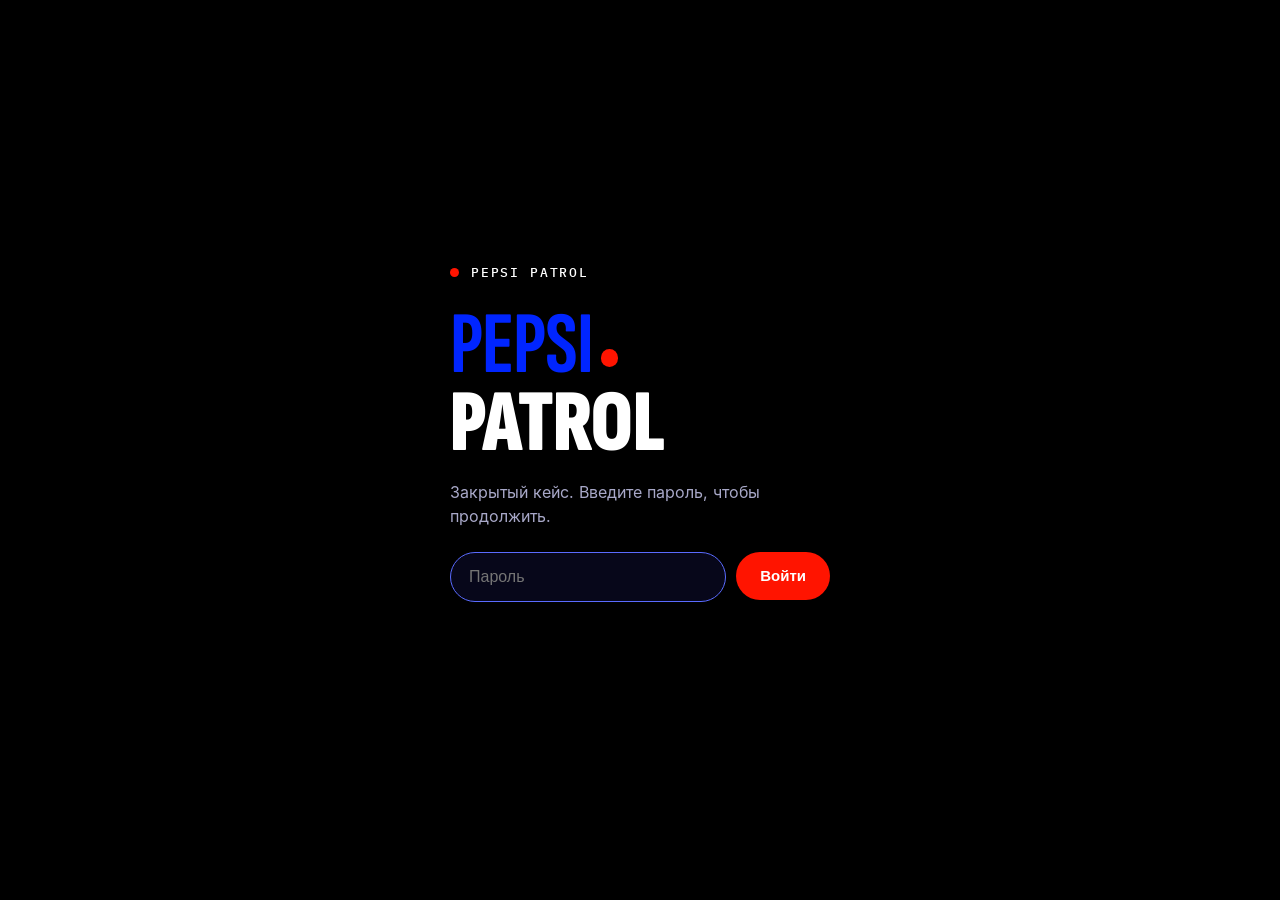
<file: index.html>
<!DOCTYPE html>
<html lang="ru"><head><meta charset="utf-8"><meta name="viewport" content="width=device-width,initial-scale=1">
<meta name="robots" content="noindex,nofollow"><meta name="referrer" content="strict-origin-when-cross-origin"><title>Pepsi Patrol</title>
<style>
@font-face{font-family:SS;src:url(assets/fonts/SofiaSansExtraCondensed-var.woff) format("woff");font-weight:100 900}
@font-face{font-family:IN;src:url(assets/fonts/Inter-Regular.woff) format("woff");font-weight:400}
@font-face{font-family:IN;src:url(assets/fonts/Inter-SemiBold.woff) format("woff");font-weight:600}
@font-face{font-family:PM;src:url(assets/fonts/IBMPlexMono-Medium.woff) format("woff");font-weight:500}
html,body{margin:0;height:100%;background:#000;color:#fff;font:16px/1.5 IN,-apple-system,BlinkMacSystemFont,"Inter","Segoe UI",sans-serif}
.g{min-height:100%;display:flex;align-items:center;justify-content:center;padding:24px;box-sizing:border-box}
.b{width:100%;max-width:380px}
.c{font:500 13px/1 PM,ui-monospace,"IBM Plex Mono",Menlo,monospace;letter-spacing:.14em;display:flex;align-items:center;gap:12px;margin-bottom:28px}
.c i{width:9px;height:9px;border-radius:50%;background:#FF1400;animation:r 1s steps(1,end) infinite}@keyframes r{50%{opacity:0}}
h1{font:900 88px/.88 SS,"Arial Narrow",Impact,sans-serif;text-transform:uppercase;margin:0 0 18px;letter-spacing:-.01em}
h1 b{color:#0025FF}h1 s{display:inline-block;width:.2em;height:.2em;border-radius:50%;background:#FF1400;margin:0 .08em .06em;text-decoration:none}
p{color:#a8a8c8;margin:0 0 24px}
form{display:flex;gap:10px}
input{flex:1;min-width:0;height:48px;padding:0 18px;border-radius:999px;border:1px solid #2A2A52;background:#07071A;color:#fff;font-size:16px;outline:none}
input:focus{border-color:#5A6BFF}
button{height:48px;padding:0 24px;border:0;border-radius:999px;background:#FF1400;color:#fff;font-size:15px;font-weight:600;cursor:pointer}
.e{color:#FF6A5A;font-size:14px;min-height:20px;margin-top:12px}
</style></head><body>
<div class="g" id="g" hidden><div class="b">
<div class="c"><i></i>PEPSI PATROL</div>
<h1><b>Pepsi</b><s></s>Patrol</h1>
<p>Закрытый кейс. Введите пароль, чтобы продолжить.</p>
<form id="f"><input id="p" type="password" placeholder="Пароль" autocomplete="current-password" autofocus><button>Войти</button></form>
<div class="e" id="e"></div>
</div></div>
<script>
(async()=>{
const D={"salt": "HKUfVWzp7LvP8jvG153Vdg==", "it": 250000, "iv": "UtW8z8McQ5OIBKwS", "ct": "7txOarkHj2xkIoz6fpwMTUR7YPxdTgjML2Xut+JRxdr41cW/[base64]/PwFZWrBbMOgqvKaUzYxo1NQHKcTvfZpbinN4zrt+ME9OPyhuAc3CiHGCkWcapqru/WQWtU99vBL6rok/bS6vhr/FtEMWC+jQZfF16BYYXaHxM0wPOVm57aIoSnDJR6GoKi6cqd+4cRDk8hgfb5Fb3Jq1iRagNVfpVIylBWcWg2ITtuoJ/LxU4Uj05YZ6Mh+gOX0PEaEw7j3jrakKTULSxUIVOJHN2YXnF7QVPw2aK2x5WQ8NsLL+NKNA47bK5qsHtT4aG3aWTGFZ7I4OAopPpn23cCM4vuR/ghukemw6WpL33GQx0ZnZugyqCsabaBfeZ/ew5LJf8bOPxsfKRdUX9x6lRhJr0VNJL8k9q0l2/ZdpYIgqoOzAO5Azrj1d7WyVCwQ9nazqM4p3E1gmtaPCXvMk/bsLxX3ZOCyAcQcFbvpPj9Gg17iL7FP0l243aaUMcwR5dP57hm+++GdIbMgP1vsNj1MRUN4WRMzIkvPB2ykRoZeDFf3LyzyqC2KjjRnLAqEX8QWnRY7r+E0TnL/l7X/4wWhybxte2Hg9xmHcKLUebg6qQEKPGFTXw0zL9MabR+V1evxIKES6MU5nxz0mEaUtJ3air0i/zoJf2JnC6nSs7Yy7IEocaI3mCGqZ4DIwB7SbY5FO3xdj9urTmyBWZ3fY9bVbjAbb8y+1ZNfShfd9HEkcy3KOwWSPKczp+cwS0oQrdYQxpHPfNhOcxU6H43ySNCFcKdFtYHsH/pNckxY9+hfURKKqVbQfrttF4WGnIp2FqQT2e9cbFACSXyWBkttXsfs4pafgHX700uN8NEMh6YEjGFtoIdWMB4QwQ9T0XBv47OBBGhgYkKhvtpDEH0xzpl71Dzw1se/hNS/2RLoFIlN/AcHT39VKpB2A2/rHyoXsVOdUZcdWF8qX9t4y3G4/xOrBeO+2lSiKiTXnxVNTBucqFOTe4Ok4WnnnXqQIVOdibkh10ap45NQ789FAUD14WYXJ9wsxtApW/TCA+LnqsD3XUAYXVcSDKj/nTMAeKEH/uJw9bwHn/8OIfeUPNaCZjwr2woppAjEoFw61j4FqYfRbPxv4tsrlTPOxjlDAWhfXdYoxx0ZeasTrcwCfKpk1otOGgbbvlW5t867balNYX9B+kct5gw55ycYyeAolasZDi7mS/tof4/zaPMqbhI6SdIFHrFfsXVcRiaMWcDi2X1xeZq4Lgzz3QeIx5We8zyggD8T/[base64]/76t+EQVGMoA9OUQquAviQlvx161CS6SIzCUXbCVKw3gQTn/kR4apyHbHj4xJbs3hqll6XY8eC1k0xEsfwr4tpfHpgjcl9PkMCRJkIawBGEpccrHCuVWF/bXjT5p55/kCoAWdSDMYL63FqUIN9ALvCDwDPSST11Y73jwq51NvyGQP92zoN1vV2j/3Kssuihd7n8QXPLgqCo5akQP3YedWR1f0rMyPvFrZx9yag+wrIMoh2rHKGA87JDHePadr7/hCTdYGdtJP8HcnokVQXMBr+WBcnUwTgNQG//[base64]/Irn0ob4qGJV+o02Tw4Arfqm1X7gYsJrKp5kMxTweHk4dykyVN3tZNut0yuD9W8uvCckxbvQbOyTGtvrOBoXg/[base64]/ns2XiYoHlMQxPakxJ0oTBnuWZq6LBG2dGZfHJTMkiECjZUC179MqrJps5keJl6vzntMHk+cFf2SeDXLXOnjBi/Bh4DkTABwpMBtwPb8CAqMph9HIvlbkPu3jbxL+hSIXp9gKGSVO0ciITrTyAYxGLBu04e6a/[base64]/AAGVGf7adbg+q2pdOL7JHR7aX6Ls6vVd7MML6l9SmyQ8XNNrB6EdH0dw5s+62aCkdRnzQhRpm6hbVUOguOKO/uTk76Z2Uhp5KSxgFj5sEferPIxZrvagxU8ONWuUOUGgdHCphxakLzWKYZboOvme15R/TjDYQ7oKycl1KiCmiaT3i5hMQIeQi1b7KxAvDVHwXddqv8A67T/iYqsw8g0KALh11VxA7VFm9RtHAk/u7Cdhe+Y+lez0SgD76nxZQwbyx8WTo1oF5ZvgR4P1dtbSJczopsjpBrFoUBHH0iIn5pfMvhSS1vsa8rzhm0UrX9Zni2fFFsaASBkWDmrFvxXtTKg85pUbQA275ZI7K7aP08wfRjG2nXOJWZ2oTDN3ye+NMM5/fHcH4+4+V9q33UfagBLL5+gZ7i0lgy5VOlKc+g3NIXQVOMZ5XC2D+fcVpEB5N6oLDjTbwA6XH7HR75PA6bOl+U/t1iLY0TiKV9hAcfKmco/FqWlKm3w1loyz7REAJv0YLsG0fjRAqY6lpZlykR5Lt5bJh7w73zid1ZQErgwg4g2T3r3n8K4sq0ARtWFTkxwvN+NVwdCrHQXqWj6kU4NXVA0RiEqPJpG8w4DWobamN2uprKdNerEAiJAPZovObCblhEMqs+HfUZJtbAygwv/wsa1ssKCaQS0hDHJgS5nSRNnfNuNT80bqfb0ybCSZY5mFTDg7kw9OK9KCffgqJNHDsDbOD5yZ4TXu5zSR2s5B9HarR57ngeTNhXclwhWA+SzhbWgG66Q+30rWJE5GvuEKEKbtau9ZcM1oQUasycj5Kb4nylSOIl10wxL6YbNi1BzfutjCxb/tlW33srApOxkvVwBLsEBTKlq/Elquii+un6/a8HBVr9gxMDW4OuagB+ZkTbHWAOcutxuKiAn6qqCBUAu8mzrsEa+KJepspM/P8AxSeGxzRsxZzpUc1/kojpM4XDMtdD5VQOa3/gvbsnAh+9rZ2HcmGg6em2B8HZR2kNZAy5TikwCgdzpptgAk3pn0X8TF/fo7RkpMam1IxNNdQB2SHF5J3cXKIK6x8LtQ2i+Ozj0vE3wVIZLdn3+HZeTtSdcGKKJvB3r3nILT5ddOPyVDpYQOwLcCdb1O7Hzh4vi33UBRf01g10Jt0+qV9mQPEmbKWHCHuJIamHPhY/QaqSsMwlD453hc4FJbXSn1k+koUMdkZ7iUBR3gy2xI8g4Xzl5W08oWlV3gw0R3EjoljxrYTEDFSEA8ePdczo023rGiH7VOS9N86CBle7B85Mgc0ZDBMScTUCtOCNCioCUj1GtwBVHM1blFmBn2+RtNCrE/c7OnWT9Ylbnjys7nNTDIrJdKYBpAeTYgNoGTOaygsMmyyfuAKC9fVFZ/GDQuK+4i8vwepjL1ZDfGVYj9D2RFAsW/ELHIAHIooREEmZtdEGDfiZ5CtDYBCZRhBVDwWvwUx9IxJm5HxDNAuio0ReN+2UqiLNLio1hzA/j2wePpiWvQ5JZ3hmrzt0+HZUsTaSIXwomXuvEtoiwHQUXb/g+VUVnrpeHm9/oo5Ea1Dqff3329b+Ih1gKj+lkpsm+FZFoOVtU0iux5O1R96WkNC8fb6YM7x21PBJvymWT198yvHzwebDawFu9Lu7xchIdm4QZg1UgPASpr+cJPlYGlBQMhO5aVzuUTt/f0JeDphMo1etRjrpI1R/oNQ8Xq90qy/0zJ1Uqen8fYbF9ncWFf8eyskLenMesP2197v4DzQNIvEXmQnANQSgzNwfNogmlwi6gVH0gh+xiJnmcrYlVYmKP3en9rucnpx15V1fVclo4qTfOt0fWrb/ZPW19Q5Gd11ljGhvuM1ovhWPBfkvWwlT3I3JmwwPatkmHJLp/[base64]/Sw5z+OHN5QSC9ZPMKitd3kDT2tA51NIWKrWbQhhOLOgE1Oo9Lcm1jj6c2DTGKZApzgcFkAOIIJza+Y9kHZ4Xc4gxlXqWnBq/31g5enSaQk9cEHa+KMYpxaX0+fJZ01/Qlz+3xVIWmBKhcQ+Hu9g/wzKP6gKa+XulAWtkR1Z9Q1UMuEBIy64awdxXjE4KnJ12x8Ilxd7LohISPtHOJJ37W1ldJlnztBocuBmmqkDoVi3/sX9+lo77EPfYVpPEsN2ee82pbsXSQdGAXnFehQhzha/eEsLSjH/btr+KoTf+V9q4M4fTh1U9goCC5NGX0dSaWB0y2Mo51c5VwY9HtJlWkP6FhEMe9x41n0HWY4YsCRk7msOHm35lHnxKBV2ALtHH7tKP+MPFHU/Qj5E9xeOC0vVtA0F5s+Sdx0RZFvRMLgd4+TZotRiMlScQQZwieC13+9N5TJCcWIquP2KyWfv2PwvqR/MvAOJ9SyUm5pZjERf+eJJywbX3E2hpa2j2vG1FszdOkT+Ia/5W3ApIC/huBoGNtNkw4til0UKj/+Rw7gbX0hHbRZF45+F+49baYqxP7GUlBTJgucGO/8YM/ZvXqSN5Y3DA6RxN2VpZlxp7zcHMaBOUQnUsLVMs5oOBkAM2xaPvXzrwE7FjeOPoflXVOifIFSNwyvrJuFjWHFPPVGh/DKETd8USaqpQgH7Cur/ya/W7rYixiTs6n8WJ6zG/kTiMCqesR/Ga+5x3oXVfmUQWlCPrWcO90VWE7/Td/lSH8o5YymsedGWGK2kbwNJthNiaJdaq6fU7CSHuLcAisvoDorCKclSFAbms+pwOCmn2+xHohMgmqmALVFdKJZB3ghjnt9pjv//OmBcxS/htcqalHLHBlgDMp84UGn/o5eAfi8g66LIh2F1zl18s5E7zOBa69aara2YObJx7gpriXfO27Qn0XN9ufDjPzAYnkJKpKNnVOj2Y9Jc81ebPmSSF1cXej36gFKPC4gPd75pF4o6vZ+739PHVAl0yY1/gm+2UN1zUrH4y+UPJogjCpLrgdmUVO0ytL10jVNC1XWlUmWM3oAtGuXGBMitIBMr/37G8FW2jFVA/6qF/RqvrLG9Dsv/BFCrBBFriVJBe59/VKnLcmeTKAb/O1Hpu+BDDY5vUziSR8cwFmpUu3JoSM9JAZcwUMT9OPauVjzf1lgMrNCa+xguwBHXSx/NEqWpoJexamYKNKp7aT8WRCg9UXoj4DmP4IIRME0lDDIBkYherIRkypNqhDNtQGT7J/cqqX4LsEVeOc+/2pqfUGhUBRKqV+zXBe3vDWAvqcZtpxrFneymyBXm6Y+Rx7igo1fKHqJ6CDBDRIsqXUfoxod6eVMvulxK2SE5w3sl1NAxdJutuqW8WHTt8gcQPGxHwHPYte2Qb4aPRiQgEDLdpxJTUZLSjjeiAgPtpc8oR3PHDJRdwT1nXS4AySSNlfUvRRVBrBtTmAwBQ+Nd8OmqoES/TIPIfgp6tjUyEY3Pf+4QWuP5xd+45aCRiwhJOUQtgcav21LSs5a2/kPyoCcd1BsIKWNPSINedcVE98auiMh2Hs7o6u/pqNSJuRdmTbCAe8vTOQTO2+DwxV9mDEiKfAoCu6RVtku62/D0nEQ3ezHuagfeCNIJ+xlfE3r0sKSLX1Obl15JUb2Voh1s/uIKg4wVnLt18ETv7rAIVclSZ/iTE+k+OKNv6d7iDqbdMeHETy6Nsz1zlKxBYLzJlxBvgWig6oszsE0otA5dMdk3Oy5hQM5Mbfbi6WeTJ0LC0E4fJkRD316JvMuKgm9zdZHXtx9NvhX9mkOOADB7kNpvz8PJUpYmZ32GEiL+VAVLL2LZvIymYOAActKdB5HOf7AlRcd6ud+Qoh4ta/2Liv8zIkRYAR3Ez2SujXUvlKThgV7zEs6XRguL9ExJvxKThjW9Pcxn6wMIwfpkSoXzRpPtNCCe8+MW/fyHFNnvLck5rbbOKjcfwD+zAM2m0TgNLBdOHW/NkqBCJB1dv/4w99vmqBsMrSBGW33bxn/bk0ZtzLLBmkVBskhQVcKocTdp431sER435I4HKi82B6ApE8E6iSq3Q+zN7PK6XSbmYxVJub1/qhJ2E3makUCgUqzXMk632HEYzJWGJoxfv59ycfo+C/yJwU9JQc/2oH0QrWjE3SkzgZcco24E4b7ELHfMQSCsp8oQPluPME6GUPsyfx5iX/NPlIpbd3g/GJJrE5XwTEQbQtLW+PCEaL3qi8Lf70Po+djCZYxPu8YzsgumX3eWebaMjIibxeUoptQZ54s4ph44RYP6fz+9L1f8DT3wYUcc80XrgnpqlhtJc5cuLqWCB3isly/0jFhuO/3QpQg14tF2EFTqib2US9W+xitVk6BiQcHjg9qZl6KpXrHrQZxIT30AagU5FolayeRsAT7QqpCDz+vf9h1JDXu/[base64]/WNJn132oXmSoAuYppOpQHpK/zseTssn4vwdYBV/NT90oC9j63ktbtn8mfN1/L9V9yGdb4zkmZ+KKyK1IQkBoaSE86yS0FgofD5STsjRR7wC6c9QV1YlndxvvALBFpJ3qljHpycvxqDa5oJ0Gbo4lRhueP6TbeZRGBKkWV9UQj6cTlp00QO/KCzdcKa+VjSAOCoqow9i2Y4OmzRtOMtpYm4eYqFvumHVpiNIsrA5/q78DY45RnHJKIB1/0dM89grry2K+Jsf1vN8ZcBIWn6o84xipj+6GlnEkuwkyAYxkY4SRnZGKYMLccBl+fwPZw5UTgeSQZgqTBlAXjkaVeBWKAi7RX4x938/cp5jrazVuCOUi/U9JEhUFO9KEvTd1ejFgHXTsS93oW6Ov6NNKxgCkZ7kkfPh/m/KOq4RXU4mOq1Un2dVpoBkWsbi0+YJV94BN1jRpjlAzLXlsM0PuxN151H6PO5JIlD+38x7Cr4SZTU1Kjc7onanp5Q0fLjOhmg/HkJeNK8VzAt2NdRwa63BOxwXCH/Uaxra4AsaxhZjXLQDPZSoz6PEbOsKkSehxWVWSWA8tj8E3E610w47VivqY0pu6JPpWrze/h4oGrH/e8Fc9VLl6oUcnB6rxbDbZNNAz4FscaOxzkR7cJVa85U1W0IPH72iv1TdfU192ltr63A04HBQrVhji64T2mk4pF0B+4/nObRWCpxO7+YQxMIp7tDqdNJzLd0mbk1ql2gPuFN/scCu3cBCbc5bRDvzuLQM2mpXgDH8uEuAGJiEnBqfUIqouX77eL0eYYXbd5Ys7wPZn5Zz4p84rZG9MkIb7EE0MKUCEWiB2+LK3zyioLQ4FpO41X2YlbBbdrlF62vhpIBaFULHtvF+QcHIg/o8FxA3j8Zvgn+kexCia1eI6FeeutF5T8tmMHgayDifcT8ZpXrlfrSLBwkafxw5PdBVcXCcLmIEpXa+8Y2SMLVdqtbd1os8DX5EniDaT53hlbhu4uqMOKvP7ltduJqA0I5GnMBr/zyWRdLyYzS+g5FOTtFK4C1XJTgsDyeiUqGXptleO3UZSidc7sfyuSXL5QdiqOXHSoOiZlPK6sOXXc1tEw1U6Zqh4Mz3Rxl0n+AwXzjqXZcD/nCcJXAbH79FKeZnMm1/X3+S42qv36eJ7buMIWrD5FWYKalM8Cfq+hCxN9MntblH8I5GbjvQh2t5nbyC7A30PtILhldFCH6oRzu9P+Fo+T0hd7QnFWoPn3d1tRR9/b0sxq9AbPpDfRMqkWeYrEbWybKDy28DgeI2aso4E854Uz+2kf70W9FYLln+80bxCOybSOfjB/lGW6ux7zVHznpJ2t2MRizheMORlyw0+Oc5FaXXqn5Iv7WLjzTs6bQxqWGIVokB3HNzYU/lim1zgPbN5PsQKEmajkn3Z9hFay6oxGlM+QMAJOsPU1zh9LDqA6y0k0aDkePjbHPkvgMhtqrPcGmr+vb/XSfZ1iHcRItRFM1aeSmafqN8yXS3lEkaU80AjZSyLC2bn84gLlRzn8+E34KcxRQ1yyyJttnS0bZpdsBveppqTEYu+deJd3cM3F/uY4Ubv4j1PiB7fKTvfTk4HS3X1JimsL7bpXGaMyV+2IKl/JuNabEOVuYFdk0RS8Ou58App/tlOjNk9idQ1QLT6dj99cklxe5FFkpPsT4B0miKqLSpQ0yy71PB5JQqUqPopQ1AIofbvGzyQjX1VlrIlU8ckYwB0HeF4TBi++5tfsIUcmxxoXlnpmCLiigiseO3L8xlpZkUtgYOo/[base64]/ClOGE0lArI8+EZl99j56reUSKZo+hNrM9Aa2nWosJrGY2XAY5k1Wd6+IgRTgq6vWBIqyh1ByHWNsy4Wwvuk3tjIyfMVH2RrzbbyzcYOQ11Nu/Kw69dnEntpQ6jYSl363KWULPnl0ombBDWFw8UlbG91vz7B18Fq3QwBUaV5OxkbvDoMeFYz25exlBA0zCwvevpcIE3bOFzF8XObbo5f0Vd0SHJPCYG3G532Ml8BE0MACKV/0P10Tyx05p8Tdr2pnVeQ97Zul1nVTrk+VBRUOtJrDQ7QJmqexkfNNEq5eFHWVHbtK2UBOVBTKQvFqYrapEYE69clqXGo9gArbx1PEzm72SC0V8fLxYdGRG/+rDnZc9H3MaWnKo2lhFJEUbYhmqm68H5gbhOPWD3ZRuEcPPI7hNwzGI9ZZHUmy2aadkUNahanESTFxzpIt0xYroOREMI2L8OEtsXEX9D5NZ/5rgYSnPoVL0CwC5TzuE0xfauYhw+3d89vQTTW1wN5Vrtc7+xEK65bFXLg1o4ogLB2ZP7P1iAGGZRlpU1LY0bvdVkpW48ajijp9SUyTw2BBJUOLLj0fdNkDdEqD2JZisj64cHJTnB+gY2Idj/UP7eiRQMDVrhPEqjIX0GG/ho0SfKfvPoVkt9ZT5Tu0UGsXQtjIvDFlrHWTJH9SyxlrfgfSlq5+0PrN20kUAj9vznmHfV7BZNdhECIDpmC4dMZ6iiZyWCO3jhYZTP7CKuiw+NKS0E7jeo/RfQF3AjBFELtXQAT1PWlOLmg+Sm6/+e/VlunGwWtarEfQdgj8rd6BJozDJWsdR0V9OjdYzQm+UgSwWTCSOaaYgE6UBQ7Uu7j/LMoPEBZ2mghXMLWg8b213BDyI2vyma6JyzjHAVuw+35A31F6Y1ZDzWeEAdLQICHQPPAoGoVrNjMdlLlu4LGDBUOCc1mtUdfmvWXc7f2SaltbzaqgrdRaGNsFI2smVzlxfYhxuT5FAHIKJa9QCv18MVt56402l1OqUeAzBi8nREf2/KZlc4uT0hjopZj+UVmNsjBOqwWR/hwxc/pfLVg4iBWLb/mxp2fzz9j+T9CeBgAhZPIBydSGNfIohB2QHMx2hJrXHsODBosfPzMKqsMZTWlch+BHiOcVPKnUw69MP1c4nwNNcCCmhp+Jiz3iMhS3Vwu39V946qCnEoz/sOERiqUps09vXkxwQJaRA8rc+TrlFYnjQoWYASIc4mc5RdoDPls+LfDmbHQ9zq4oZU/smfpGoGZA4adAx5T9Gy05+TP4sdpDD+esIosWCgKCNXPmMSMVQWKGQan4PPXI1VQOkfDM1BQuJaj0UzGpWUIx3Hkct7wteXFFUifc1N4FV4SwdvNLQcrOkin5f21SWPBsC3ajaQ4+HOpbMjoYpge0tRl5UnUx0IpKJHn8tyOKexEgWP7eNsga6Al/EzspjTkUQWPJeEG9hbym5AOMXeKfmTAeVMDs92BDkOEGQU0qDzMNnvD1gVx5FBH986bbbL0KUgJ0Mlbm8ZNEGliiWybh1pd4+flIlrSeo5T2MB5jhPUNnB/3lbYZ+rDPhFYOzZ0rgyRYVQvCsHb10xR3y7IPOL8vq7nglB88mK67WUwwW+/9jxNXmuaZuoiY32jVKN8u+X3M0GrS8WblIpXKlJ/gZELbXHiEKCV5xAxQ3c/Cjoka64wjRteUvXwMzIKH7cNFLxZ2xZk4SaMmjklf0Z8iffcmQmLpv9K7hWwkQRAFf7AzOmsJJETvOkUmkzBLUhoXVDhhq+W+NbTb9/fWNjjmJhXEg8up6zaxaMz4Neg/MzFBaKduAmQhQ8ERfIxgCCU0PRu4KLRbvlMgPawZuNfxFER/wKuaVAG2Z05MFFd2J2AWnM9/kv/EZ/HrDb9HtvKc7phAhdgSVhqd11b8HKD6+3eVJvox3P5Y/CdcJseFD585r1IMf9JkJMFGVfG19ZX3HM+ug33EAONlNqTaYBFCufS1d9zE4HUbuEGYaLeQfZhY/zhl4ADRuuObdcHO+1fimKwVY5Nlbdn/emV9X7kRAFBudcUDDxMQn1TbI/MfSJvswL+/4WTZ93yyNKLTCeOWqtWn9mM0Uz8K5PmxycgY+5V+IRzl2K2IFf0ZS50uPxAf8dQJIFEWz4w1Fqj+zJQNhg3w5KAlr23WGiiGzBo9HUPt2c5jKYgsW4IcKxyff58/ZuIrU1T3sX5dPxcpKqGmii+ZQga1Xkos+M/kGHAjZOD4Oo78lssyfBbFU2lqS48XwhX/J1Cf4a9XSqh1MyGY6c4ilNI/DiX0XJtmoVuZEbrl5zon6URrC/gFIj8sFUNmL74Mz65T7yBO+MT+yLLusovh9Z4mImfw7Q7Um/6CKZQEJG5mrx9DsaSAqabgU7j54K6woF9SjqYjFoFYFFplnPHrOZfh15KdN6NWR5vuqhUBkaUmrsXznKpaPLveMcYJ0M7cagcUuX0ciT1yXxaJMQnzHy/r2o7vTMqiV9pQeRJMR3B9EH0Xt2drtrZGIovAz/ih1KSVueSY83atZxko94YN2H4p9AeTbwZvWdYVHo7Ls8B0NAPP2y8OwFX41qChIlGntckXvTmPChITnX5tyc/zK8ajIbcdLGWELZPaiLM6Nt+GU4BbM2dOjb7ISnqlSGwsPgV1LsAVxsTkD05+sKIQ48wyABE913V6dy6jJHxu92IjuV839UduIOq2rsGTixJ+t8ktrsR450AeguUfg/1nwoROfzeVhR2Hdt5oL50imJSYg3MfkkDX6T7UAFL49BJlatUfmfat5ciq88HuU9/4Ib1O2Gk8P9sF86bTGmgS4TI7qhBQWE0XQYImTjTbFXMClZ1LzQPDLb9iDv2f8bhTUObKw6857t6evTR9kywhPf6UUUxI3EQz2EriPe5dSZhXpKJSGFSXaj0lid+CN9dfkzlB+crEmiiE8II6pbbTnEcCufZFoLrQ6bjDbhvZp9zjKRi7/17+7L5wbX1AzWSDCsgqfyJc2xGtj/PRwNE3Cbj5YLP8Zs+TZx/XyzBwxaKYQ9/IjUYdNacRZPgmI4QowlkVHeJny5B8p6H3kjmqGLiQUKQGcvsQxZt0ybeNqWC830486XKsgnWlxyB7YIaZyRa0wXBJvSF+/2l1GYEOiJwRmKyYxRIzglY+7rbcVdgW1BadgpXbzFEtc681ih4QaPTZw9HxbzGoGKK1myC3MPB0mrYQD1p7Xtz3mz0WwyBlRm2w/YxJ0MOxV24jHhRDz6U8NjHxu8XxX2TQ3PN6lEPbeiniCd5OR4YUPV5nzqaQ6vHoDxx2CgCXI+CyBPy7h/[base64]/[base64]/2l5mHNUr8lZ21e9McL1j8D50UkFfQr9XICQjCQrYI5banoqpnxTFmNw7gTwa+GxB5xM+/lxiQCS5t7vovQoF/tTwBc0+jS6wsWo/wwwPMliKpCzpjdj/rsT2ZU2L0gusRPEGDBBsnIVJD7R9eHYq3YP4kmyQFeVaWZwA+X9ntQJvlK8mcC5sksBiU9l7HJxD/9OqsuEEsilKePgQDK0pdb6Do5bK9q+5l2Ni4PbUURP7l0d9ZR9ruz4mycy9qnfmb1eqOMbzxnnisPIXTaMM8lAUOlhEqrUwAA3ZKSM2MRiFLzLlKqnZKXgH9FDzi0g804JlWx/+5rTVhCYHYiUPG4DvSM8KEo4IACRo5+XvcpYGjbGPeIx4zWFemveesUEUIJzxoc28gkHMOODJNQ60+qw5GLTK0y1lb5Lp2FWJk7Bkz5VAjmIa8exIQzMXk+JN/o0hWgHJEC+ghKlPAnzRDMx9P6wcM398hs+b7K4FtLjgyaA83TJ4AGUAgWTSG9xgDDvd+7lJRwsvZlAmtZGAeC9WPLIFszsXXxzG8cxnzwEsPGuO7uGiQntd8MaX/2PfUqB1AiW7AyPa6ef2vjvPrhvoErxwPMFT15lbfvajZ3DxS7q12eeBGwBCEY3YEHcZWdlfghk31gbvIXkYvNkc4x6seWiblV+ug1PlagjbBkqaULdA+PbMI5Lv1f1k0JIMvNl3BV/eY+cZGnABHD5olbJ9OckcUwYJXOLfh8ea3VjtG+xqd2qgriWgks1H8O3Jte9jqZybANetcP1smy7x5RwE4TFWOtGdwqaBj7cpUjrHOjPNQ7Nf2AiJjjAkoq4s+6Ry+mJAh5Nfd4HsPCoG1aWV8qx2vUhKtzbWm5utHhGz31ITKRzGAKe5WNpYOPQ/QLQjuL8r9vYD/QoVQnhcX+H/r6F33Qz9a+2J3UBcr5VxQ84sW9UA7KZK2K2wx9zBKaLHpJ5sjtN5zTwsxfSbodAX2Hb0yqnumsCqVhhXnGmwOzOITc6z4T1Tc/[base64]/d36JTwY1aK/vvTA+N0aePPczBT8UbQ6xvmDAoBf6kXCP8U3anQKahaB7l2YqMOas37k7E+8/7uG10wpE6DnpqtLdc0QZ3Xly99yg3sekEZ4vFw8pcOOks7V2pCf4ijw77L5h7OIrssHwGbhyFTpUUjN7aG7TJwvLPIcEvxFGGPef7LbZNc+iTcDJda9d0cVimeq+PMp7G/MQHMYWDK5BUClQoYSkpsiZgKGk/kxiHByGBtFpSxI1NWwXCDybdEI4YAWAKCIgQVU7nGUtvv39bWipsmi/lTo3M3zkAGHbF4bWZiQELvWpApypDpK9g8HdrHVzna0H1JD89Fs4UES2CB/XeUHQJcZsHTIGcLPK52kSVa4WAGuBVoMcOTDpLESavDUBnQ4XeswDCLwC7Q6JksfmG+EbMIoHAWma/xsMa5CwnPIXAqqYZ5U6nkoT8GkNKpMi/AmROKloEsVKtnOkoZa1WWrSRHcUv/CLD0/x+j7jxlpOiRWTRscj/gNeDGrtjFqHWNSSjE8nEfO7oYHYkdyWPKoszKTKeVFjjug7epuQDM3ft4Q0qVXMaRS6sip+rm7WOTaPvvlhEQvJYxdn7FzEEVvvnC7xwFcx/Frj3h6Hr1lIVjJ3R/UZRmcTg4cO3t9pxda2lx+U28P31reMOXQdA9adgKzSO0/[base64]/6vrkHqxkmdYq7F9eGhNO1FIJuH5cIvzH+N8DIwdi9q4ZAniPQOsrzWh5Do7lnR3Nljy4EaGstJjIP+WpXQ9GVmXtCK+Uhce3sVWDCN6q1/HgB/mNsp/Dvw1+QinI8k1E5NbghgN9vm/HPRV2aPv8PdRqJtv1bC4iApbhTpisVWC3B6W+Ap4QZRpqgbQRCSRKxYCc92UStwaH0dVN1HwH4J84g8P/v1ElzjCiRt9xnsobXazFdlOA75MT5lR9n01+TjVcY1aRoC3+8cMiZChGvp0pBuR55N7dOjdONqyochhLxcXaxr/w6mKsENnyOXVC6ghFH56STRuLcCMQNDQ0EUFukM/Xdbr8/Hc3VwFL7XN5SmKw6Ew7Yvu8xUg/eEO8gKBPRDyrz07EhuPB8fqsucin5qFRACDoinCjCAs75D8kDVAGtkVzeIiiqhLC7SWndf0QT9z6Q9zf7kxLrzcvQqIOjL7kWIyUntxDMcRLg66Qp5uIL4y81/wAtmjjU3415JdpBSEi7367DCpUwQ76HRUcWZrV9Fj+sepATtcvDpFH7yaN8o+tUk3j3/nHTyzCL58M1TmgtZLxNgKXX+7bW9rsmeM/pfQ6EjZe/0eL9Or5F7HLjthZGTTATEq+zSUWxrb8GMtb1/sPwTp1//JFPRH36cgf3ha6OQJsHsZGOpZ6tQpCyH7f+794YZN4ZS4Ducz6QjuVhGxzr/fNYNzPS8FACo0KUHAXY55k4tTy01EezJF15QVukUmp+2Kg3/E8QKVDQEsYXsqsokfJh7X8yc65j66grN1OJA+zJcBLjICNtK162yvHbdjv8SN/u+OvbZn+VVKqfKMDf0lbFPsRqX7ccGeTEn21q5F70w7mMlMVb4iMEFi+8Pnyupq9XeaRcK/fPY2NkyGZQvwMzdbcLe8wYbLial5syYQCE9doUzEb0VXZ/b93H69A8Y+WIeJ3I3F2Oo9bVrk0j3Jq05/pY92Hk7EvrTS2FLEpup3ZfKXgxSd60vDKngYXHwYQTRzI0ZWz9DpXBN1Kr961+X7G4WxxRQYp9Jxx2geX6kZz45/OqAvJ6iLX5rnRkt5WO4110X5mJmo3MDsujyB8vBHqA4qQVgo1W4pqjpEK22m2qpZrM9vHZYwrtrS0LQNf2D5WvRgcWEdprkdqt5FIzmLzFjxOA+qa043a2py6ioRE9+kBrsUg7egaZq1xFvf8APr1ubCTO5ONGWTLPmia20Af8lNwPwsMNh/1C2oPSposugmmivRnTEQpCjhZU1Sg5oCjAarO3Hq7V5IEFRG4wxBc7vuNAH40fxyc7g348CGrTQlpFFWO7FwFwSuqRbVf0KlJS3b6oQk2gNeUnfzVYhHnWQdvnvBD4+T9gN3O+Ny6z0OoYZ8ITnZ81oz4e7vwrL5hpRXC/IilfDSD1SzgJAb0RR+m5qqq3Z+RZLJXCTTWmZjQnnuHDE1hGXYQyPueo6zKa0M89eff+0zlCRIrhRTwMKf4DqSSG+LVaeTjFBbpoehb2J2m42UOwSpKn9i0WTEV1LQMzz05gyICXbx1Mji1szl/aB6z2GX5zs/JIp7qOpR2LOgoXem/SGik44jraEgdCOr/jeWmjdCfZKhXLTzOqi4NRfsu94/BOFd9Q5pC6wPA/0EHiakSdH8rGCsT28Co+PtHE5RliWSrg3Qd+5Zfgaf2HGVUqeBxiM4iRl2vvVLxzGE8purP6BEenRtl3CHt/Rx62P/RDYVFaJrdKoLMhTvdD5gA6h10oiOmhlDVCBv5J3tEVUR2sy7rO7OAi6sFk284UxdK6XjJbA18WOMqDgNzCG2urmUmj2UCmLYJ/SBducCygdyJKfwhYbYYYSxHLvfJB7Ey7yXJc7o/lisQu3jnAOeoI749Lw+Gh2CZPzp7SzNN8hNTPhn8EQVtEwTYC4Rz5fbrO5bD6bkA9Jj58RmJHqErUeT+d2hbxmlanpg8O06P2tiXhUa5Any0X+O9wDVACvrMuldAsvotj0t2E/iuuvOcDyO4gJ5mTrXJPQGWJAkxfTwFYuXmTd3EmVnw5HQ5pSFDlL2GhC8gZeCHq55Vp4oNDM35+2T3vqjKyw5hg/iR6jNI8vRTQYMxjNShcPsgnwNUZxuKr1yz+UbWORD5ZZjCiVzgYd0GnT1b3RYe/PcRnOTd5azRLXJZLhoRryj08l2KOgEjCMl+voLw4XYugOsSW4Bjy3IT/3hDWmUPtbVrSaE3stEv+N+6DJkt6rB3eD3B+u+XR1AbLRGh5Al7MX+tk2NmcLU+sBZ0oIc8/BeQVyYFL7m6h8k9ZcfZSdO6vcfkXj5TfLXDSseMaksB2Fhcy1ZQFS4mvbOYxxGofQeJIHl23ji8GBCW8W1Ju8EWSzaZsGjRSczrINjUYuNvY/iwIDBtzuTroxceKeFRApfhZr3glsxydD1MpVILxEtgPEDaLqaoM13qqHgKS1V/IMma75MIqzPOYNrdo1wvWFeB7K6X5oJrB5hi5h0IUss2sjYT03zCXMRk+tBUgfimDUTFnr32oAAIFNwML50XT0yEhSskJEJqIvNB1DevPKu7gb70kiHbmFb47Dwn4PxD2Cej3a4pj8/YlhSN+xFmxZTbX7cPCBcBA5W0Z0B5R7VdVSMwuyXIah39MAJKUWJKLoTeiZ0KVQ31xB1AALldBYA83L9jRcjem5NNMekXhiPtFgRa5bRZWd3y/dhkb2JqUJ5Huraz6oIsWI8mZaX93f+vSexAkWtBnQJmPM59OQOh7fWDsggOBzYIA/hqi1BXEvF/efJA858kpr7h50aBJ1v/R1YCsm/l3KV+l441eW+R5hPKB6WVKzsHUVtiSrjsCJE+y4pHUtN7DHFZcGE/cnAR5uesXbseQyV5z/3Q/Wae9CrgTc3zG0S4d3i9PBGadCfEr2d+1zwM4zy89lO9vnQ3eOuaiEKt7hRGnvc2YkNbuBXXpi2znB9AkkWNAEdKoGreKBJ4m0lTNBk5Q8+EDtQqeD2IZp3tsrMDYHEwiYJVCh4ffA3+Osqi0X9Md5qpgrCgPJGS7AE7ecbK14Rr/iY7usyWJEYPT3i+hA5TE9LxANOvq0NOgS6EOaNM4ASKjaOtGiwSoanP/DuepYaAnVQVooXYn37nEVLsIxl5icf0kCSIzY7BiWu83eSZhpIjvclgsRnwKYWbCvTs8Kcc7PkmFlD9OZgVRr5Jc7rfR+0Z6k5XE9r72DSsyqnVjLU/YujkpP09wPT92bj+OFbZq0SnN9eho3+qkNnpiTvqVriHFrtkU/WVGTpy1JzN4FXa2pftb+URXWCExBAqEsoojQMsfGnZo8SO3kg+HLMa7DuI/xaQNxYRjCwtO8HAU9a/+ep4FmRiyxB33h5/aZYWMhqO5syJt89WTRgLFPkgwW1U="}, K='pp_key_ru', te=new TextEncoder(), b=s=>Uint8Array.from(atob(s),c=>c.charCodeAt(0));
async function open(raw){
  const k=await crypto.subtle.importKey('raw',raw,'AES-GCM',false,['decrypt']);
  const h=new TextDecoder().decode(await crypto.subtle.decrypt({name:'AES-GCM',iv:b(D.iv)},k,b(D.ct)));
  document.open();document.write(h);document.close();
}
let s=null;try{s=localStorage.getItem(K)}catch(e){}
if(s){try{await open(b(s));return}catch(e){try{localStorage.removeItem(K)}catch(_){}}}
document.getElementById('g').hidden=false;
document.getElementById('f').addEventListener('submit',async ev=>{
  ev.preventDefault();const pw=document.getElementById('p').value.trim();
  const base=await crypto.subtle.importKey('raw',te.encode(pw),'PBKDF2',false,['deriveBits']);
  const raw=new Uint8Array(await crypto.subtle.deriveBits({name:'PBKDF2',salt:b(D.salt),iterations:D.it,hash:'SHA-256'},base,256));
  let k;try{k=await crypto.subtle.importKey('raw',raw,'AES-GCM',false,['decrypt']);await crypto.subtle.decrypt({name:'AES-GCM',iv:b(D.iv)},k,b(D.ct))}
  catch(e){document.getElementById('e').textContent='Неверный пароль';return}
  try{localStorage.setItem(K,btoa(String.fromCharCode(...raw)))}catch(e){}
  try{await open(raw)}catch(e){document.getElementById('e').textContent='Error: '+e.message}
});
})();
</script></body></html>
</file>
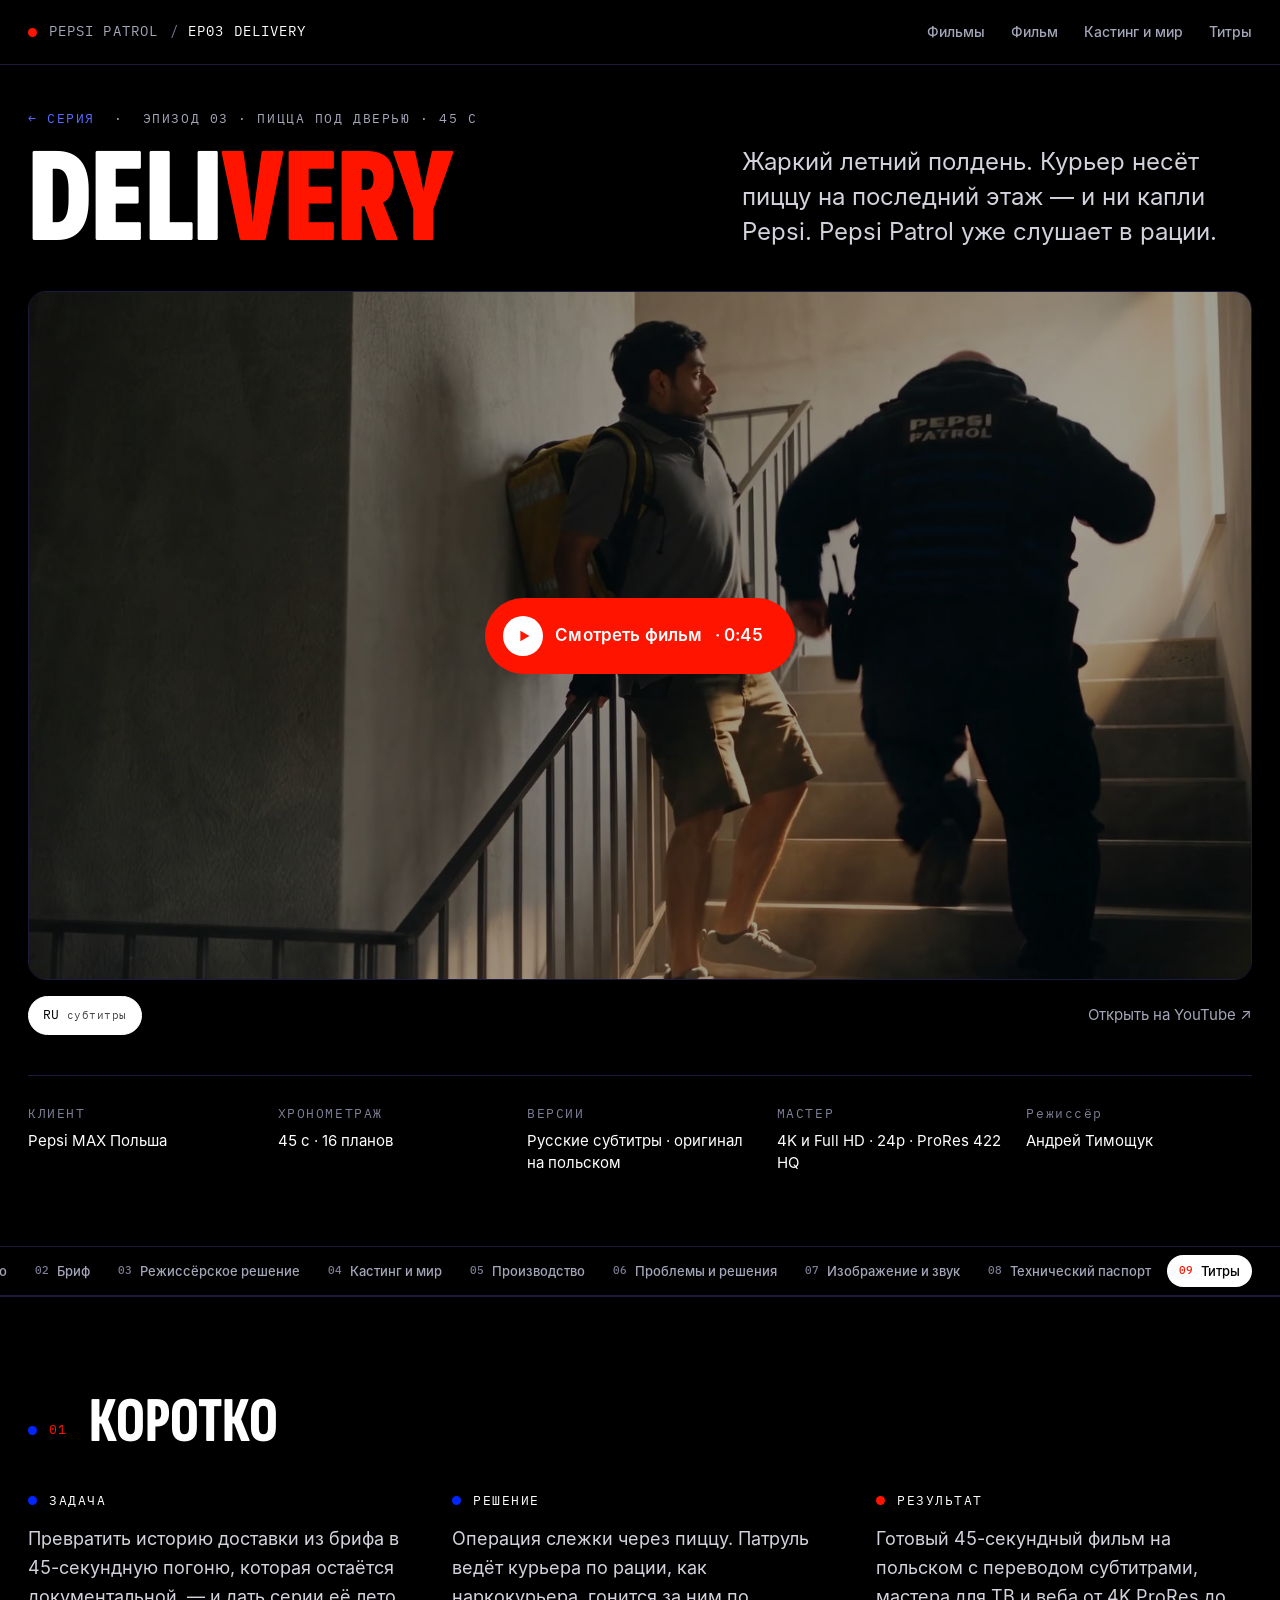
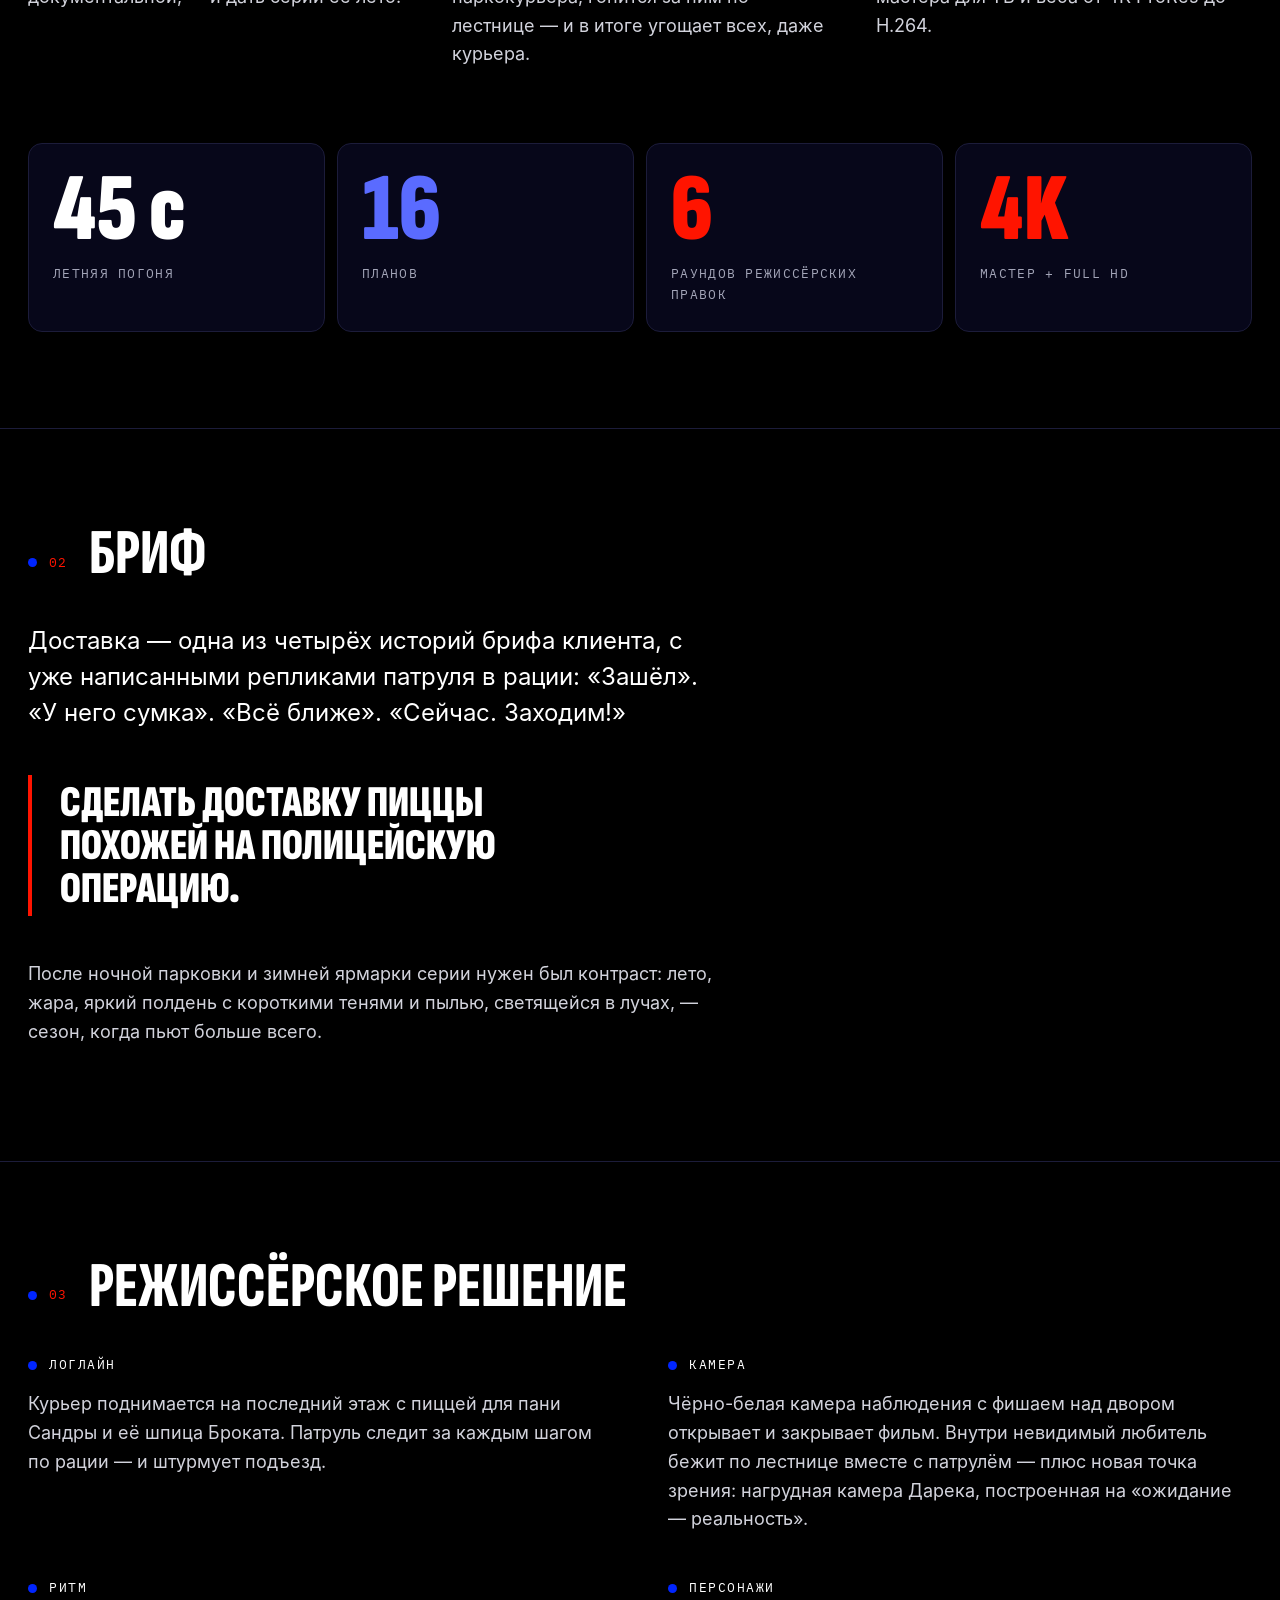
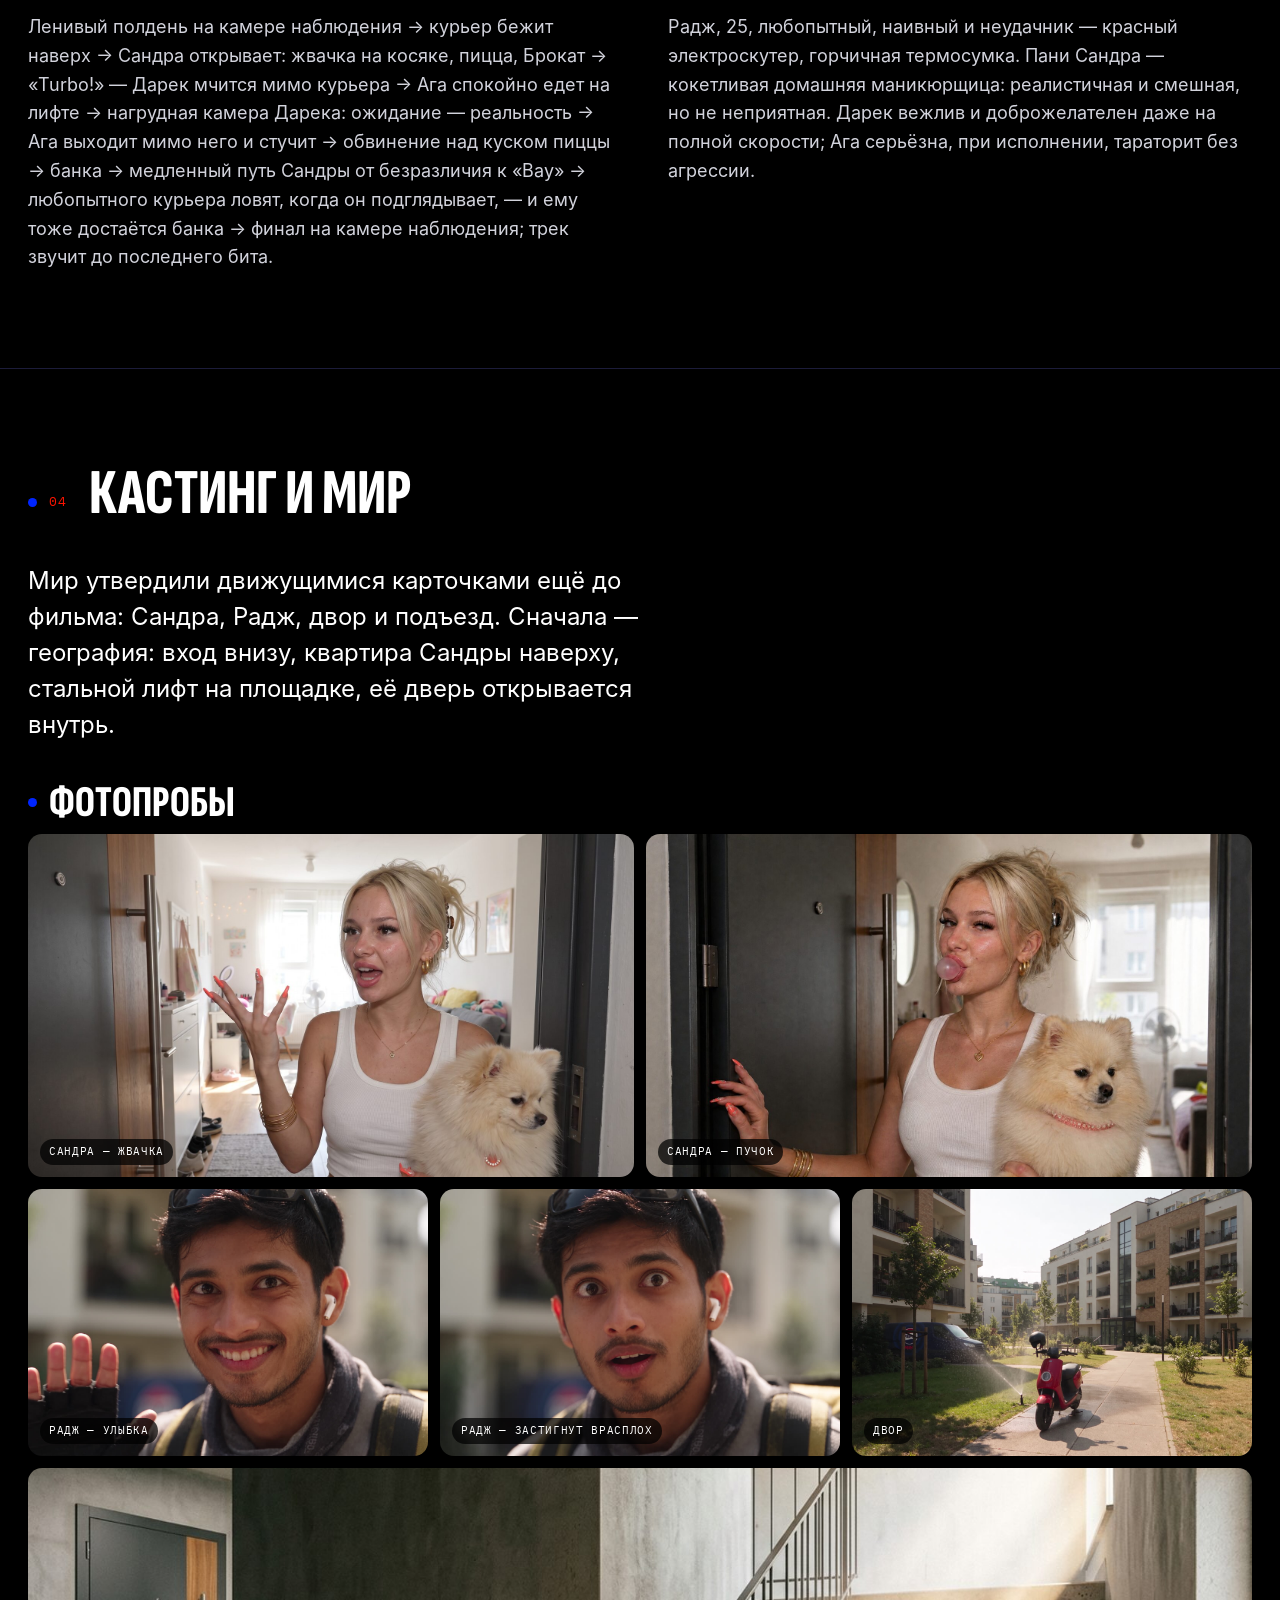
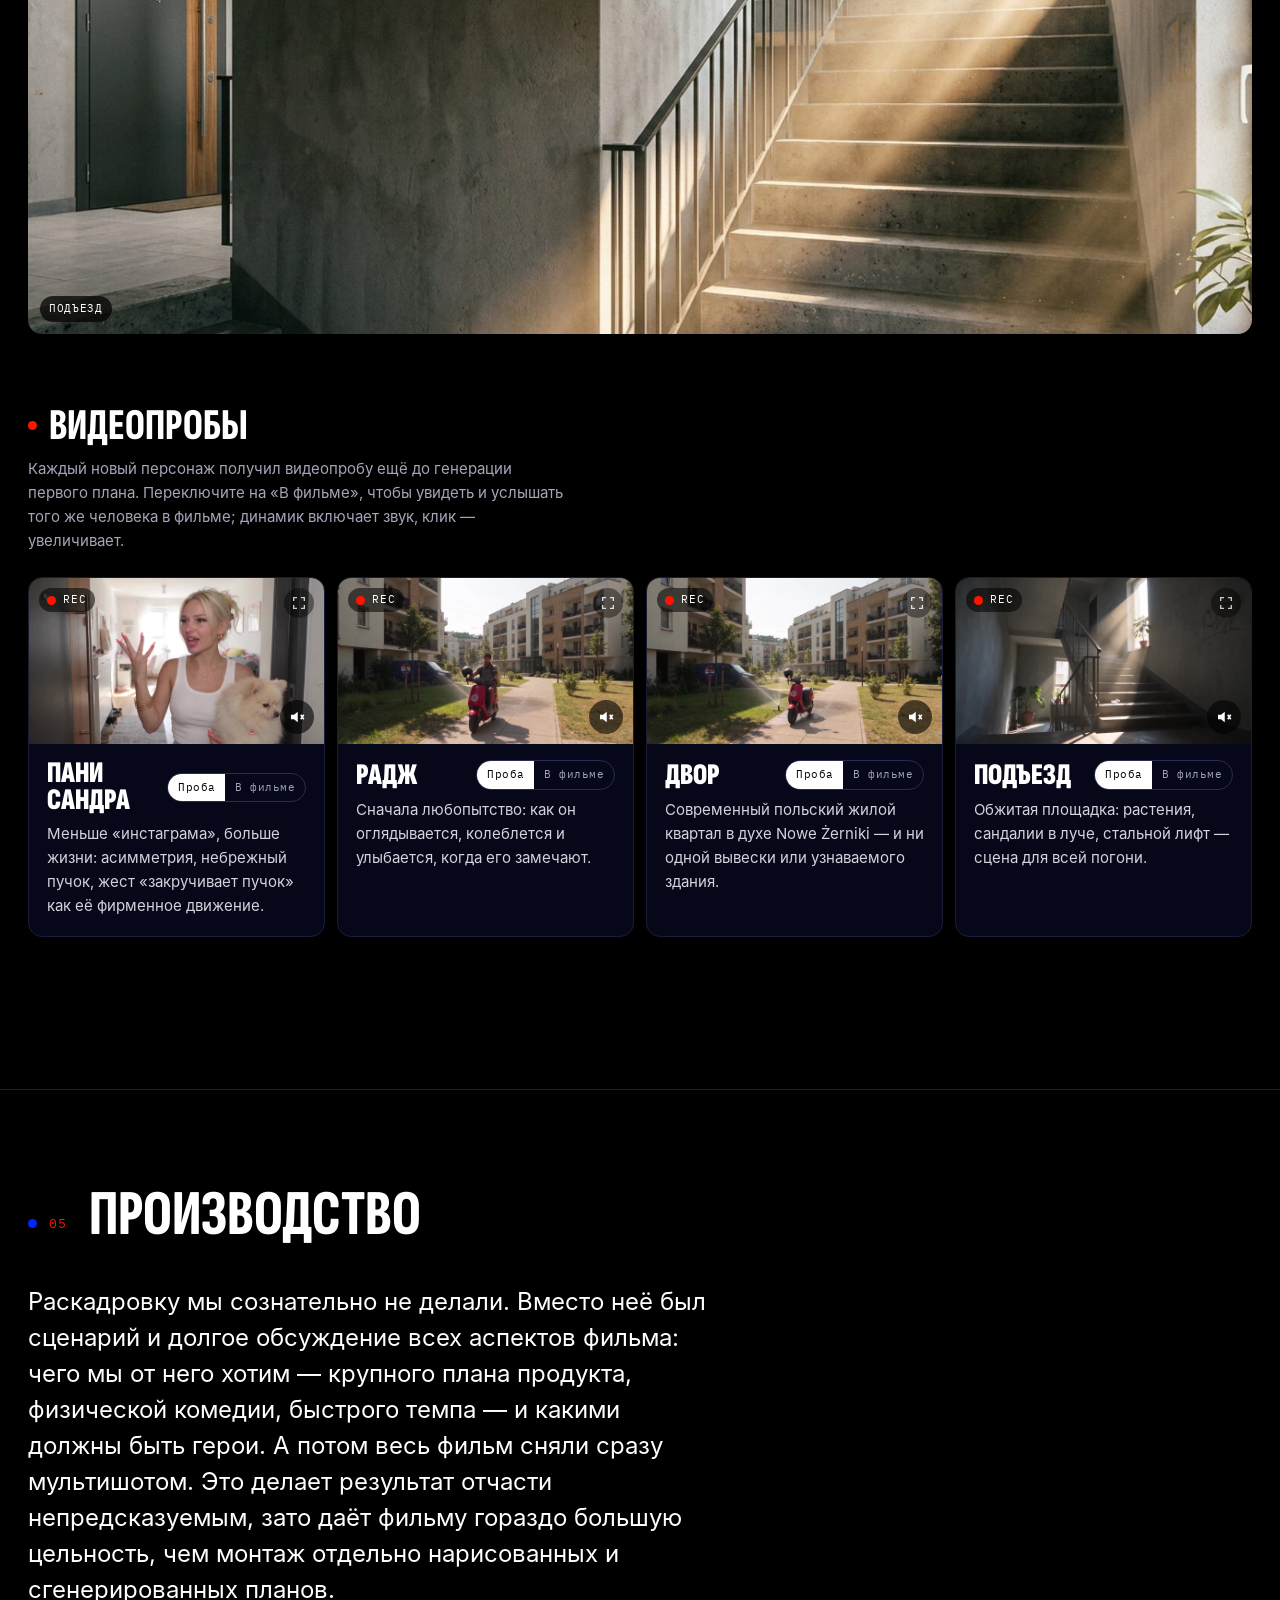
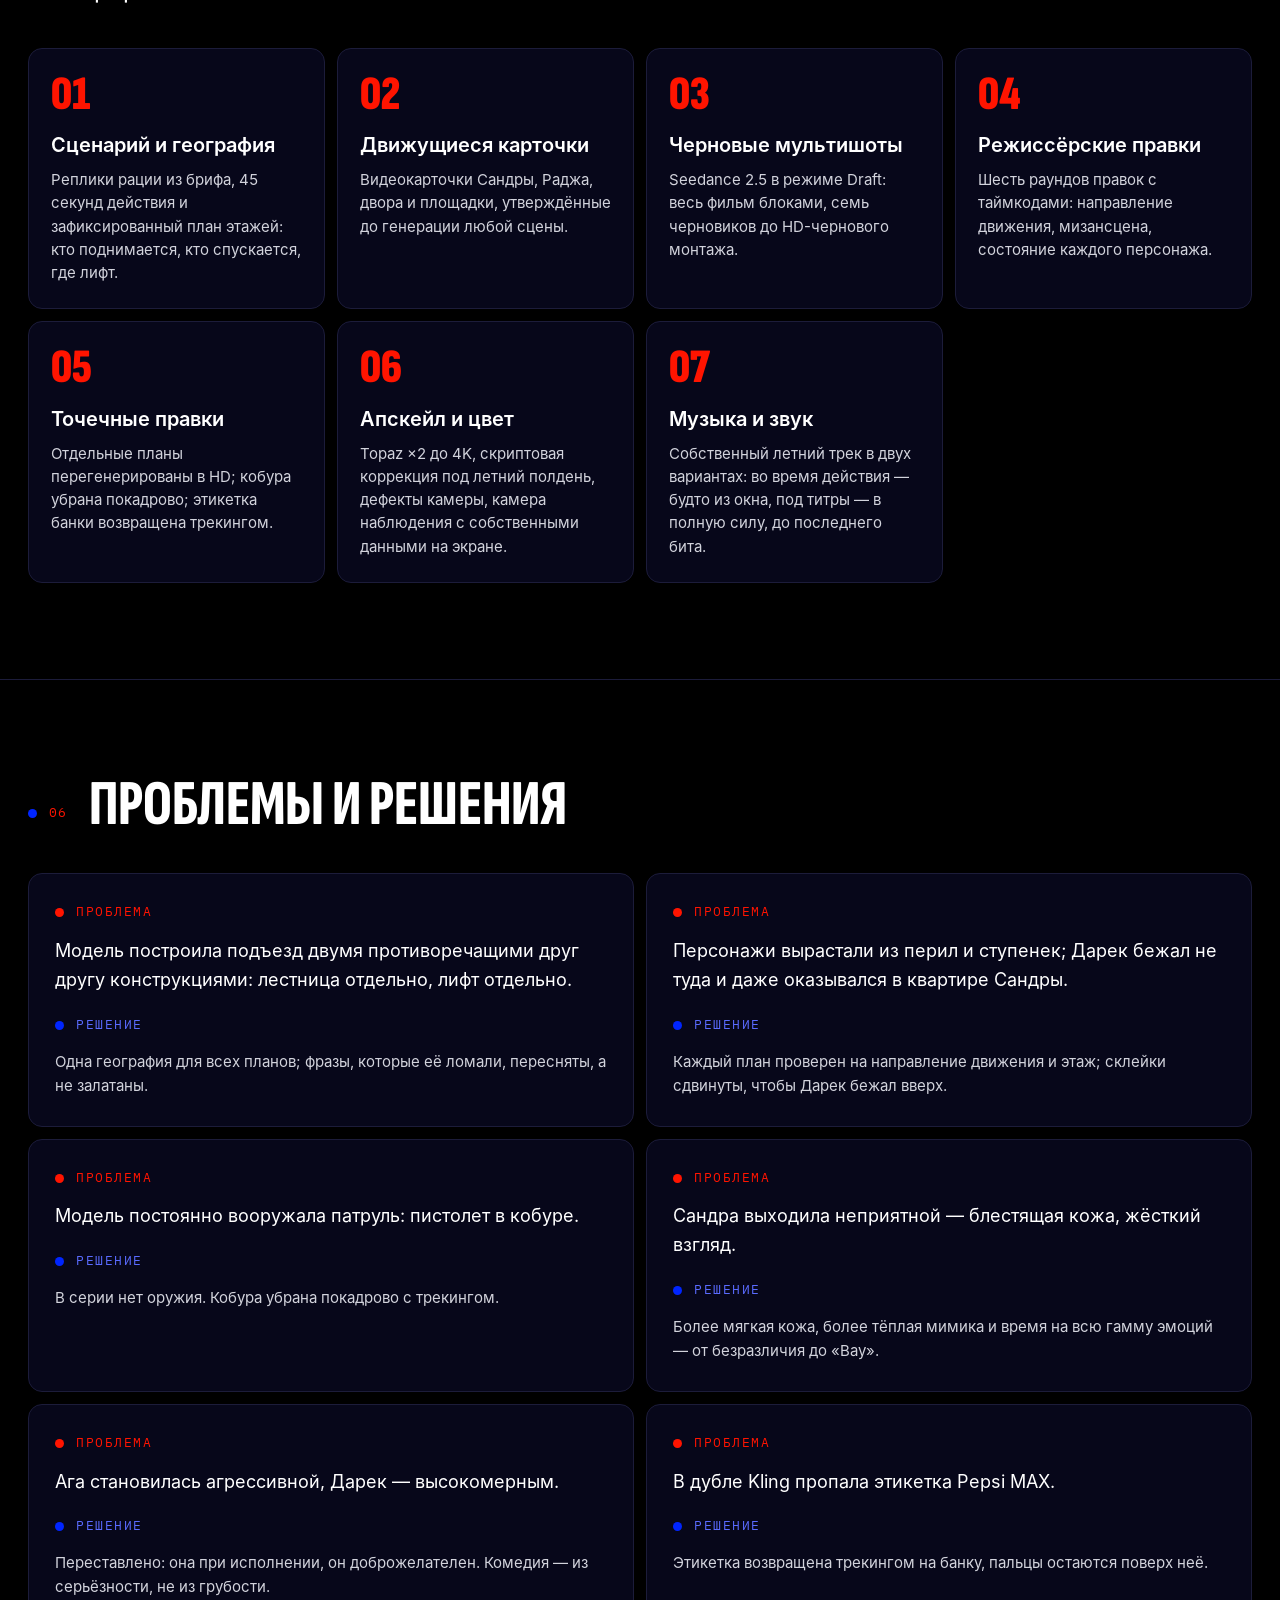
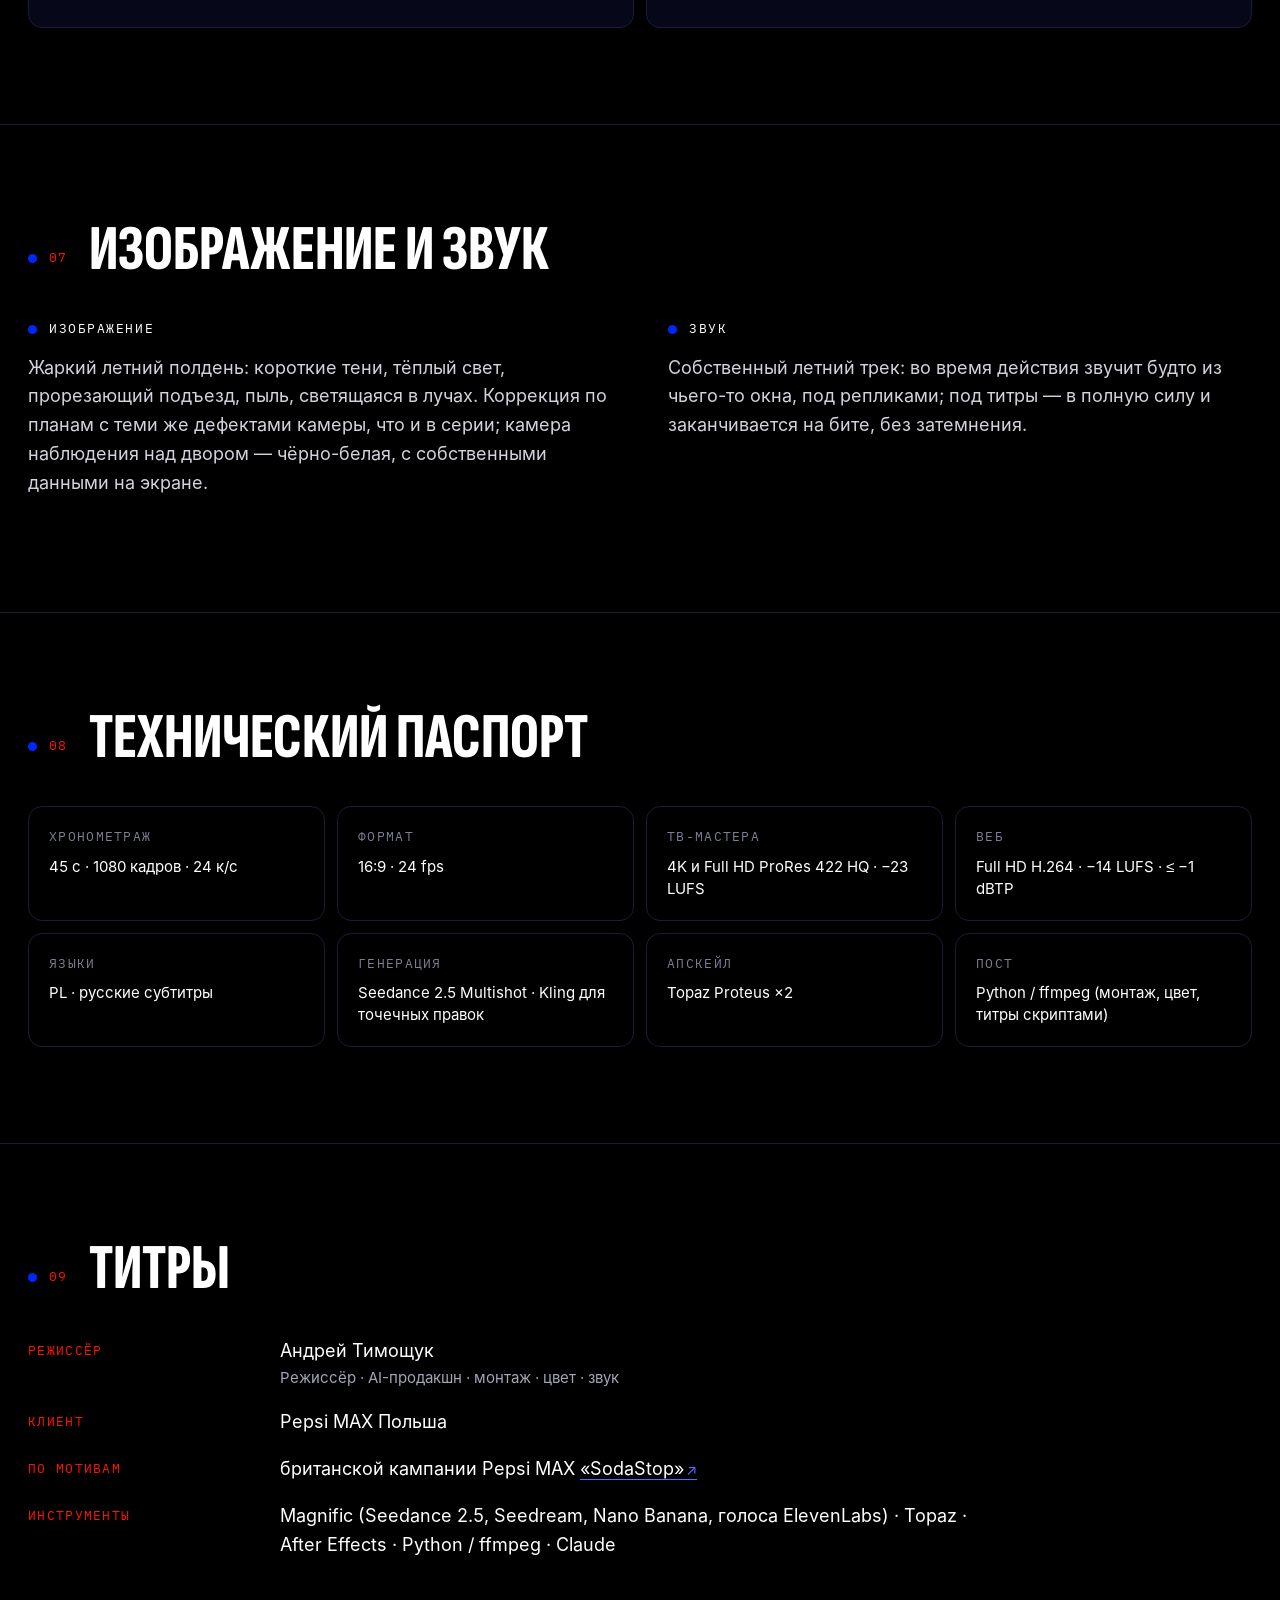
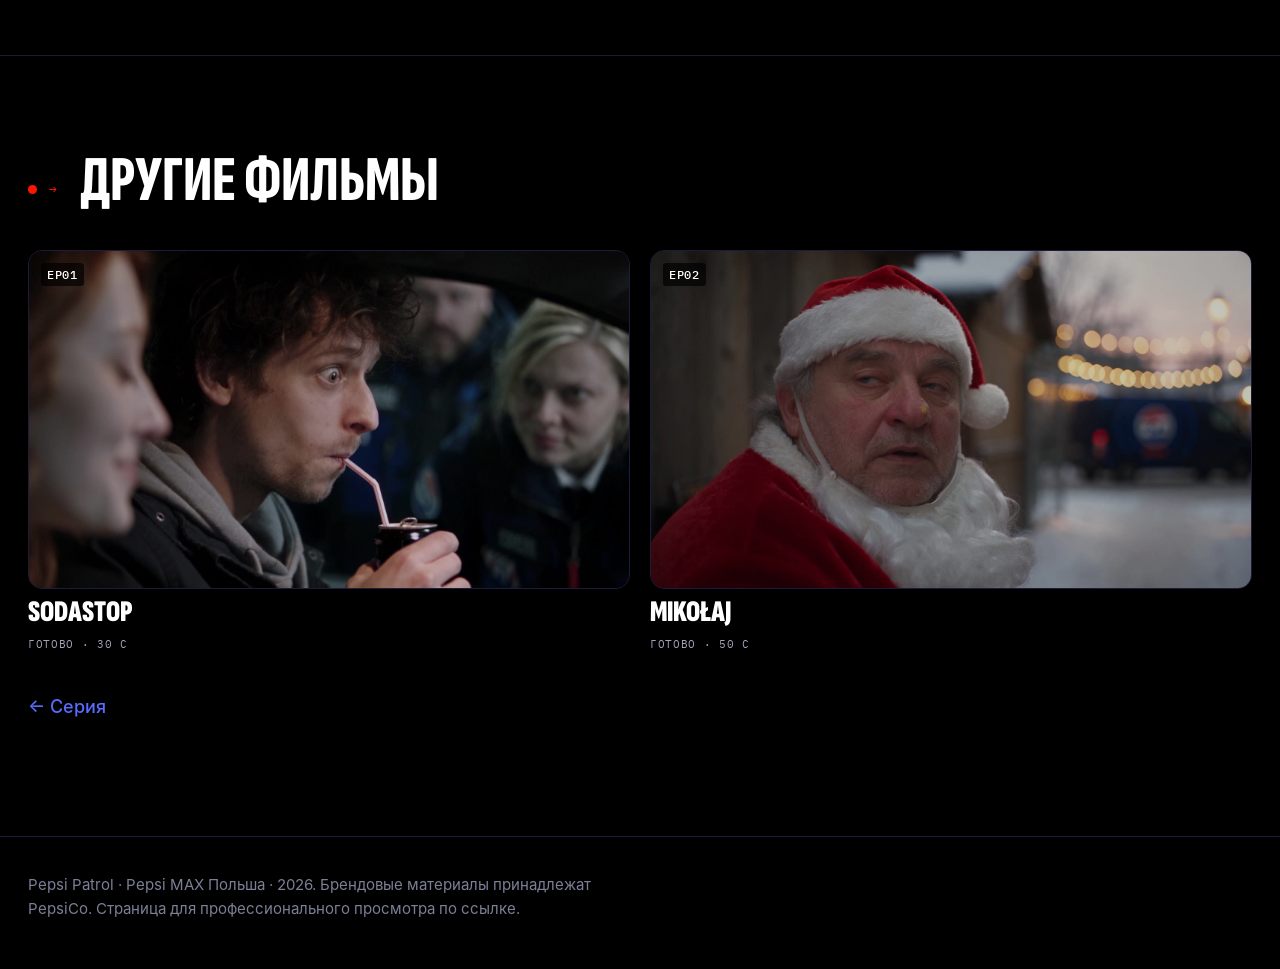
<file: delivery/index.html>
<!doctype html>
<html lang="ru" data-lang="ru" data-one="1" data-title-ru="Delivery — Pepsi Patrol EP03 · Кейс">
<head>
<meta charset="utf-8">
<meta name="viewport" content="width=device-width, initial-scale=1">
<meta name="robots" content="noindex, nofollow">
<meta name="theme-color" content="#000000">
<title>Delivery — Pepsi Patrol EP03 · Кейс</title>
<meta property="og:title" content="Delivery — Pepsi Patrol EP03 · Кейс">
<link rel="icon" href="../assets/img/favicon.svg" type="image/svg+xml">
<link rel="preload" href="../assets/fonts/SofiaSansExtraCondensed-var.woff" as="font" type="font/woff" crossorigin>
<link rel="preload" href="../assets/fonts/Inter-Regular.woff" as="font" type="font/woff" crossorigin>
<link rel="stylesheet" href="../assets/css/site.css">
</head>
<body>
<nav class="topbar"><div class="wrap topbar-in">
<div class="brand"><i class="rec" aria-hidden="true"></i><a href="../" data-keep>PEPSI PATROL</a> <span class="hide-s"><span class="sep">/</span> <span class="here">EP03 DELIVERY</span></span></div>
<div class="links"><a href="../#films"><span>Фильмы</span></a><a href="#film"><span>Фильм</span></a><a href="#world"><span>Кастинг и мир</span></a><a href="#credits"><span>Титры</span></a></div>

</div></nav>
<main>
<section class="case-head" id="film"><div class="wrap">
<div class="intro-head">
<div><p class="eyebrow"><a href="../" data-keep><span>← Серия</span></a> &nbsp;·&nbsp; <span>ЭПИЗОД 03 · ПИЦЦА ПОД ДВЕРЬЮ · 45 с</span></p><h1 class="h1"><span class="w">Deli</span><span class="r">very</span></h1></div>
<p class="intro-sub">Жаркий летний полдень. Курьер несёт пиццу на последний этаж — и ни капли Pepsi. Pepsi Patrol уже слушает в рации.</p>
</div>
<div class="player">
<div class="screen">
<video muted loop playsinline autoplay preload="auto" poster="../assets/img/dl/poster.jpg" src="../assets/video/teaser_delivery.mp4"></video>
<div class="screen-ui"><button type="button" class="play big wave red" data-inline><span class="pi"><svg viewBox="0 0 24 24" aria-hidden="true"><path d="M8.5 5v14l12-7z" fill="currentColor"/></svg></span><span>Смотреть фильм</span> · 0:45</button></div>
</div>
<div class="ptabs" role="group"><button type="button" hidden data-yt="p22malBFq-I" aria-pressed="true">RU<small><span>субтитры</span></small></button><span class="sp"></span><a class="lb-yt" href="https://youtu.be/p22malBFq-I" target="_blank" rel="noopener"><span>Открыть на YouTube ↗</span></a></div>
</div>
<div class="meta"><div><span class="k"><span>КЛИЕНТ</span></span><span class="v"><span>Pepsi MAX Польша</span></span></div><div><span class="k"><span>ХРОНОМЕТРАЖ</span></span><span class="v"><span>45 с · 16 планов</span></span></div><div><span class="k"><span>ВЕРСИИ</span></span><span class="v"><span>Русские субтитры · оригинал на польском</span></span></div><div><span class="k"><span>МАСТЕР</span></span><span class="v"><span>4K и Full HD · 24p · ProRes 422 HQ</span></span></div><div><span class="k"><span>Режиссёр</span></span><span class="v"><span>Андрей Тимощук</span></span></div></div>
</div></section>
<nav class="chapters" aria-label="Chapters"><div class="wrap chapters-in"><a href="#overview" data-ch="overview"><span class="cn">01</span><span>Коротко</span></a><a href="#brief" data-ch="brief"><span class="cn">02</span><span>Бриф</span></a><a href="#solution" data-ch="solution"><span class="cn">03</span><span>Режиссёрское решение</span></a><a href="#world" data-ch="world"><span class="cn">04</span><span>Кастинг и мир</span></a><a href="#production" data-ch="production"><span class="cn">05</span><span>Производство</span></a><a href="#problems" data-ch="problems"><span class="cn">06</span><span>Проблемы и решения</span></a><a href="#look" data-ch="look"><span class="cn">07</span><span>Изображение и звук</span></a><a href="#tech" data-ch="tech"><span class="cn">08</span><span>Технический паспорт</span></a><a href="#credits" data-ch="credits"><span class="cn">09</span><span>Титры</span></a></div><span class="ch-prog"></span></nav>
<section id="overview"><div class="wrap"><header class="sec-head"><span class="sec-num"><i class="dot blue wave" aria-hidden="true"></i>01</span><h2 class="h2"><span>Коротко</span></h2></header>
<div class="three ov">
<div><h3 class="label"><i class="dot blue wave" aria-hidden="true"></i><span>Задача</span></h3><p>Превратить историю доставки из брифа в 45-секундную погоню, которая остаётся документальной, — и дать серии её лето.</p></div>
<div><h3 class="label"><i class="dot blue wave" aria-hidden="true"></i><span>Решение</span></h3><p>Операция слежки через пиццу. Патруль ведёт курьера по рации, как наркокурьера, гонится за ним по лестнице — и в итоге угощает всех, даже курьера.</p></div>
<div><h3 class="label"><i class="dot red wave" aria-hidden="true"></i><span>Результат</span></h3><p>Готовый 45-секундный фильм на польском с переводом субтитрами, мастера для ТВ и веба от 4K ProRes до H.264.</p></div></div>
<div class="kpis"><div class="kpi"><span class="num">45 с</span><span class="lbl">летняя погоня</span></div><div class="kpi"><span class="num">16</span><span class="lbl">планов</span></div><div class="kpi"><span class="num">6</span><span class="lbl">раундов режиссёрских правок</span></div><div class="kpi"><span class="num">4K</span><span class="lbl">мастер + Full HD</span></div></div>
</div></section>
<section id="brief"><div class="wrap"><header class="sec-head"><span class="sec-num"><i class="dot blue wave" aria-hidden="true"></i>02</span><h2 class="h2"><span>Бриф</span></h2></header>
<p class="lead">Доставка — одна из четырёх историй брифа клиента, с уже написанными репликами патруля в рации: «Зашёл». «У него сумка». «Всё ближе». «Сейчас. Заходим!»</p>
<blockquote class="pull"><p>Сделать доставку пиццы похожей на полицейскую операцию.</p></blockquote>
<p>После ночной парковки и зимней ярмарки серии нужен был контраст: лето, жара, яркий полдень с короткими тенями и пылью, светящейся в лучах, — сезон, когда пьют больше всего.</p>
</div></section>
<section id="solution"><div class="wrap"><header class="sec-head"><span class="sec-num"><i class="dot blue wave" aria-hidden="true"></i>03</span><h2 class="h2"><span>Режиссёрское решение</span></h2></header>
<div class="fields"><div class="field"><span class="label"><i class="dot blue" aria-hidden="true"></i><span>ЛОГЛАЙН</span></span><p>Курьер поднимается на последний этаж с пиццей для пани Сандры и её шпица Броката. Патруль следит за каждым шагом по рации — и штурмует подъезд.</p></div><div class="field"><span class="label"><i class="dot blue" aria-hidden="true"></i><span>КАМЕРА</span></span><p>Чёрно-белая камера наблюдения с фишаем над двором открывает и закрывает фильм. Внутри невидимый любитель бежит по лестнице вместе с патрулём — плюс новая точка зрения: нагрудная камера Дарека, построенная на «ожидание — реальность».</p></div><div class="field"><span class="label"><i class="dot blue" aria-hidden="true"></i><span>РИТМ</span></span><p>Ленивый полдень на камере наблюдения → курьер бежит наверх → Сандра открывает: жвачка на косяке, пицца, Брокат → «Turbo!» — Дарек мчится мимо курьера → Ага спокойно едет на лифте → нагрудная камера Дарека: ожидание — реальность → Ага выходит мимо него и стучит → обвинение над куском пиццы → банка → медленный путь Сандры от безразличия к «Вау» → любопытного курьера ловят, когда он подглядывает, — и ему тоже достаётся банка → финал на камере наблюдения; трек звучит до последнего бита.</p></div><div class="field"><span class="label"><i class="dot blue" aria-hidden="true"></i><span>ПЕРСОНАЖИ</span></span><p>Радж, 25, любопытный, наивный и неудачник — красный электроскутер, горчичная термосумка. Пани Сандра — кокетливая домашняя маникюрщица: реалистичная и смешная, но не неприятная. Дарек вежлив и доброжелателен даже на полной скорости; Ага серьёзна, при исполнении, тараторит без агрессии.</p></div></div>
</div></section>
<section id="world"><div class="wrap"><header class="sec-head"><span class="sec-num"><i class="dot blue wave" aria-hidden="true"></i>04</span><h2 class="h2"><span>Кастинг и мир</span></h2></header>
<p class="lead">Мир утвердили движущимися карточками ещё до фильма: Сандра, Радж, двор и подъезд. Сначала — география: вход внизу, квартира Сандры наверху, стальной лифт на площадке, её дверь открывается внутрь.</p><h3 class="sub-h"><i class="dot blue" aria-hidden="true"></i><span>Фотопробы</span></h3><div class="gal"><figure class="g-a"><img src="../assets/img/dl/photo1.jpg" alt="" loading="lazy"><figcaption><span>Сандра — жвачка</span></figcaption></figure><figure class="g-b"><img src="../assets/img/dl/photo2.jpg" alt="" loading="lazy"><figcaption><span>Сандра — пучок</span></figcaption></figure><figure class="g-c"><img src="../assets/img/dl/photo3.jpg" alt="" loading="lazy"><figcaption><span>Радж — улыбка</span></figcaption></figure><figure class="g-d"><img src="../assets/img/dl/photo4.jpg" alt="" loading="lazy"><figcaption><span>Радж — застигнут врасплох</span></figcaption></figure><figure class="g-e"><img src="../assets/img/dl/photo5.jpg" alt="" loading="lazy"><figcaption><span>Двор</span></figcaption></figure><figure class="g-f"><img src="../assets/img/dl/photo6.jpg" alt="" loading="lazy"><figcaption><span>Подъезд</span></figcaption></figure></div><div class="gap"></div><h3 class="sub-h"><i class="dot red wave" aria-hidden="true"></i><span>Видеопробы</span></h3><p class="small tests-lead">Каждый новый персонаж получил видеопробу ещё до генерации первого плана. Переключите на «В фильме», чтобы увидеть и услышать того же человека в фильме; динамик включает звук, клик — увеличивает.</p><div class="tests"><figure class="tt" data-name="Пани Сандра"><button type="button" class="tt-m" aria-label="Open">
<video class="tt-v" muted loop playsinline preload="none" poster="../assets/img/dl/test_sandra.jpg" data-src="../assets/img/dl/test_sandra.mp4"></video>
<video class="tt-fv" muted loop playsinline preload="none" poster="../assets/img/dl/film_sandra.jpg" data-src="../assets/img/dl/film_sandra.mp4"></video>
<span class="tt-rec"><i class="dot red wave" aria-hidden="true"></i>REC</span><span class="tt-snd" role="button" tabindex="0" aria-label="Sound" aria-pressed="false"><svg class="off" viewBox="0 0 24 24"><path d="M4 9h4l5-4v14l-5-4H4z" fill="currentColor"/><path d="M17 9l4 6M21 9l-4 6" stroke="currentColor" stroke-width="2"/></svg><svg class="on" viewBox="0 0 24 24"><path d="M4 9h4l5-4v14l-5-4H4z" fill="currentColor"/><path d="M16.5 8.5a5 5 0 0 1 0 7M19 6a8.5 8.5 0 0 1 0 12" fill="none" stroke="currentColor" stroke-width="2"/></svg></span><span class="tt-zoom" aria-hidden="true"><svg viewBox="0 0 24 24"><path d="M4 9V4h5M20 9V4h-5M4 15v5h5M20 15v5h-5" fill="none" stroke="currentColor" stroke-width="2"/></svg></span></button>
<figcaption><span class="tt-top"><span class="tt-name"><span>Пани Сандра</span></span><span class="tt-sw" role="group"><button type="button" aria-pressed="true" data-m="v"><span>Проба</span></button><button type="button" aria-pressed="false" data-m="f"><span>В фильме</span></button></span></span><p>Меньше «инстаграма», больше жизни: асимметрия, небрежный пучок, жест «закручивает пучок» как её фирменное движение.</p></figcaption></figure><figure class="tt" data-name="Радж"><button type="button" class="tt-m" aria-label="Open">
<video class="tt-v" muted loop playsinline preload="none" poster="../assets/img/dl/test_raj.jpg" data-src="../assets/img/dl/test_raj.mp4"></video>
<video class="tt-fv" muted loop playsinline preload="none" poster="../assets/img/dl/film_raj.jpg" data-src="../assets/img/dl/film_raj.mp4"></video>
<span class="tt-rec"><i class="dot red wave" aria-hidden="true"></i>REC</span><span class="tt-snd" role="button" tabindex="0" aria-label="Sound" aria-pressed="false"><svg class="off" viewBox="0 0 24 24"><path d="M4 9h4l5-4v14l-5-4H4z" fill="currentColor"/><path d="M17 9l4 6M21 9l-4 6" stroke="currentColor" stroke-width="2"/></svg><svg class="on" viewBox="0 0 24 24"><path d="M4 9h4l5-4v14l-5-4H4z" fill="currentColor"/><path d="M16.5 8.5a5 5 0 0 1 0 7M19 6a8.5 8.5 0 0 1 0 12" fill="none" stroke="currentColor" stroke-width="2"/></svg></span><span class="tt-zoom" aria-hidden="true"><svg viewBox="0 0 24 24"><path d="M4 9V4h5M20 9V4h-5M4 15v5h5M20 15v5h-5" fill="none" stroke="currentColor" stroke-width="2"/></svg></span></button>
<figcaption><span class="tt-top"><span class="tt-name"><span>Радж</span></span><span class="tt-sw" role="group"><button type="button" aria-pressed="true" data-m="v"><span>Проба</span></button><button type="button" aria-pressed="false" data-m="f"><span>В фильме</span></button></span></span><p>Сначала любопытство: как он оглядывается, колеблется и улыбается, когда его замечают.</p></figcaption></figure><figure class="tt" data-name="Двор"><button type="button" class="tt-m" aria-label="Open">
<video class="tt-v" muted loop playsinline preload="none" poster="../assets/img/dl/test_yard.jpg" data-src="../assets/img/dl/test_yard.mp4"></video>
<video class="tt-fv" muted loop playsinline preload="none" poster="../assets/img/dl/film_yard.jpg" data-src="../assets/img/dl/film_yard.mp4"></video>
<span class="tt-rec"><i class="dot red wave" aria-hidden="true"></i>REC</span><span class="tt-snd" role="button" tabindex="0" aria-label="Sound" aria-pressed="false"><svg class="off" viewBox="0 0 24 24"><path d="M4 9h4l5-4v14l-5-4H4z" fill="currentColor"/><path d="M17 9l4 6M21 9l-4 6" stroke="currentColor" stroke-width="2"/></svg><svg class="on" viewBox="0 0 24 24"><path d="M4 9h4l5-4v14l-5-4H4z" fill="currentColor"/><path d="M16.5 8.5a5 5 0 0 1 0 7M19 6a8.5 8.5 0 0 1 0 12" fill="none" stroke="currentColor" stroke-width="2"/></svg></span><span class="tt-zoom" aria-hidden="true"><svg viewBox="0 0 24 24"><path d="M4 9V4h5M20 9V4h-5M4 15v5h5M20 15v5h-5" fill="none" stroke="currentColor" stroke-width="2"/></svg></span></button>
<figcaption><span class="tt-top"><span class="tt-name"><span>Двор</span></span><span class="tt-sw" role="group"><button type="button" aria-pressed="true" data-m="v"><span>Проба</span></button><button type="button" aria-pressed="false" data-m="f"><span>В фильме</span></button></span></span><p>Современный польский жилой квартал в духе Nowe Żerniki — и ни одной вывески или узнаваемого здания.</p></figcaption></figure><figure class="tt" data-name="Подъезд"><button type="button" class="tt-m" aria-label="Open">
<video class="tt-v" muted loop playsinline preload="none" poster="../assets/img/dl/test_stairs.jpg" data-src="../assets/img/dl/test_stairs.mp4"></video>
<video class="tt-fv" muted loop playsinline preload="none" poster="../assets/img/dl/film_stairs.jpg" data-src="../assets/img/dl/film_stairs.mp4"></video>
<span class="tt-rec"><i class="dot red wave" aria-hidden="true"></i>REC</span><span class="tt-snd" role="button" tabindex="0" aria-label="Sound" aria-pressed="false"><svg class="off" viewBox="0 0 24 24"><path d="M4 9h4l5-4v14l-5-4H4z" fill="currentColor"/><path d="M17 9l4 6M21 9l-4 6" stroke="currentColor" stroke-width="2"/></svg><svg class="on" viewBox="0 0 24 24"><path d="M4 9h4l5-4v14l-5-4H4z" fill="currentColor"/><path d="M16.5 8.5a5 5 0 0 1 0 7M19 6a8.5 8.5 0 0 1 0 12" fill="none" stroke="currentColor" stroke-width="2"/></svg></span><span class="tt-zoom" aria-hidden="true"><svg viewBox="0 0 24 24"><path d="M4 9V4h5M20 9V4h-5M4 15v5h5M20 15v5h-5" fill="none" stroke="currentColor" stroke-width="2"/></svg></span></button>
<figcaption><span class="tt-top"><span class="tt-name"><span>Подъезд</span></span><span class="tt-sw" role="group"><button type="button" aria-pressed="true" data-m="v"><span>Проба</span></button><button type="button" aria-pressed="false" data-m="f"><span>В фильме</span></button></span></span><p>Обжитая площадка: растения, сандалии в луче, стальной лифт — сцена для всей погони.</p></figcaption></figure></div>
</div></section>
<section id="production"><div class="wrap"><header class="sec-head"><span class="sec-num"><i class="dot blue wave" aria-hidden="true"></i>05</span><h2 class="h2"><span>Производство</span></h2></header>
<p class="lead">Раскадровку мы сознательно не делали. Вместо неё был сценарий и долгое обсуждение всех аспектов фильма: чего мы от него хотим — крупного плана продукта, физической комедии, быстрого темпа — и какими должны быть герои. А потом весь фильм сняли сразу мультишотом. Это делает результат отчасти непредсказуемым, зато даёт фильму гораздо большую цельность, чем монтаж отдельно нарисованных и сгенерированных планов.</p><ol class="steps"><li class="step"><span class="step-n">01</span><h3 class="h4">Сценарий и география</h3><p>Реплики рации из брифа, 45 секунд действия и зафиксированный план этажей: кто поднимается, кто спускается, где лифт.</p></li><li class="step"><span class="step-n">02</span><h3 class="h4">Движущиеся карточки</h3><p>Видеокарточки Сандры, Раджа, двора и площадки, утверждённые до генерации любой сцены.</p></li><li class="step"><span class="step-n">03</span><h3 class="h4">Черновые мультишоты</h3><p>Seedance 2.5 в режиме Draft: весь фильм блоками, семь черновиков до HD-чернового монтажа.</p></li><li class="step"><span class="step-n">04</span><h3 class="h4">Режиссёрские правки</h3><p>Шесть раундов правок с таймкодами: направление движения, мизансцена, состояние каждого персонажа.</p></li><li class="step"><span class="step-n">05</span><h3 class="h4">Точечные правки</h3><p>Отдельные планы перегенерированы в HD; кобура убрана покадрово; этикетка банки возвращена трекингом.</p></li><li class="step"><span class="step-n">06</span><h3 class="h4">Апскейл и цвет</h3><p>Topaz ×2 до 4K, скриптовая коррекция под летний полдень, дефекты камеры, камера наблюдения с собственными данными на экране.</p></li><li class="step"><span class="step-n">07</span><h3 class="h4">Музыка и звук</h3><p>Собственный летний трек в двух вариантах: во время действия — будто из окна, под титры — в полную силу, до последнего бита.</p></li></ol>
</div></section>
<section id="problems"><div class="wrap"><header class="sec-head"><span class="sec-num"><i class="dot blue wave" aria-hidden="true"></i>06</span><h2 class="h2"><span>Проблемы и решения</span></h2></header>
<div class="probs"><div class="pb"><span class="label q"><i class="dot red" aria-hidden="true"></i><span>ПРОБЛЕМА</span></span><p class="qt">Модель построила подъезд двумя противоречащими друг другу конструкциями: лестница отдельно, лифт отдельно.</p><span class="label a"><i class="dot blue" aria-hidden="true"></i><span>РЕШЕНИЕ</span></span><p class="at">Одна география для всех планов; фразы, которые её ломали, пересняты, а не залатаны.</p></div><div class="pb"><span class="label q"><i class="dot red" aria-hidden="true"></i><span>ПРОБЛЕМА</span></span><p class="qt">Персонажи вырастали из перил и ступенек; Дарек бежал не туда и даже оказывался в квартире Сандры.</p><span class="label a"><i class="dot blue" aria-hidden="true"></i><span>РЕШЕНИЕ</span></span><p class="at">Каждый план проверен на направление движения и этаж; склейки сдвинуты, чтобы Дарек бежал вверх.</p></div><div class="pb"><span class="label q"><i class="dot red" aria-hidden="true"></i><span>ПРОБЛЕМА</span></span><p class="qt">Модель постоянно вооружала патруль: пистолет в кобуре.</p><span class="label a"><i class="dot blue" aria-hidden="true"></i><span>РЕШЕНИЕ</span></span><p class="at">В серии нет оружия. Кобура убрана покадрово с трекингом.</p></div><div class="pb"><span class="label q"><i class="dot red" aria-hidden="true"></i><span>ПРОБЛЕМА</span></span><p class="qt">Сандра выходила неприятной — блестящая кожа, жёсткий взгляд.</p><span class="label a"><i class="dot blue" aria-hidden="true"></i><span>РЕШЕНИЕ</span></span><p class="at">Более мягкая кожа, более тёплая мимика и время на всю гамму эмоций — от безразличия до «Вау».</p></div><div class="pb"><span class="label q"><i class="dot red" aria-hidden="true"></i><span>ПРОБЛЕМА</span></span><p class="qt">Ага становилась агрессивной, Дарек — высокомерным.</p><span class="label a"><i class="dot blue" aria-hidden="true"></i><span>РЕШЕНИЕ</span></span><p class="at">Переставлено: она при исполнении, он доброжелателен. Комедия — из серьёзности, не из грубости.</p></div><div class="pb"><span class="label q"><i class="dot red" aria-hidden="true"></i><span>ПРОБЛЕМА</span></span><p class="qt">В дубле Kling пропала этикетка Pepsi MAX.</p><span class="label a"><i class="dot blue" aria-hidden="true"></i><span>РЕШЕНИЕ</span></span><p class="at">Этикетка возвращена трекингом на банку, пальцы остаются поверх неё.</p></div></div>
</div></section>
<section id="look"><div class="wrap"><header class="sec-head"><span class="sec-num"><i class="dot blue wave" aria-hidden="true"></i>07</span><h2 class="h2"><span>Изображение и звук</span></h2></header>
<div class="two"><div><span class="label"><i class="dot blue" aria-hidden="true"></i><span>ИЗОБРАЖЕНИЕ</span></span><p>Жаркий летний полдень: короткие тени, тёплый свет, прорезающий подъезд, пыль, светящаяся в лучах. Коррекция по планам с теми же дефектами камеры, что и в серии; камера наблюдения над двором — чёрно-белая, с собственными данными на экране.</p></div>
<div><span class="label"><i class="dot blue" aria-hidden="true"></i><span>ЗВУК</span></span><p>Собственный летний трек: во время действия звучит будто из чьего-то окна, под репликами; под титры — в полную силу и заканчивается на бите, без затемнения.</p></div></div>
</div></section>
<section id="tech"><div class="wrap"><header class="sec-head"><span class="sec-num"><i class="dot blue wave" aria-hidden="true"></i>08</span><h2 class="h2"><span>Технический паспорт</span></h2></header>
<div class="tech"><div><span class="k"><span>ХРОНОМЕТРАЖ</span></span><span class="v"><span>45 с · 1080 кадров · 24 к/с</span></span></div><div><span class="k"><span>ФОРМАТ</span></span><span class="v"><span>16:9 · 24 fps</span></span></div><div><span class="k"><span>ТВ-МАСТЕРА</span></span><span class="v"><span>4K и Full HD ProRes 422 HQ · −23 LUFS</span></span></div><div><span class="k"><span>ВЕБ</span></span><span class="v"><span>Full HD H.264 · −14 LUFS · ≤ −1 dBTP</span></span></div><div><span class="k"><span>ЯЗЫКИ</span></span><span class="v"><span>PL · русские субтитры</span></span></div><div><span class="k"><span>ГЕНЕРАЦИЯ</span></span><span class="v"><span>Seedance 2.5 Multishot · Kling для точечных правок</span></span></div><div><span class="k"><span>АПСКЕЙЛ</span></span><span class="v"><span>Topaz Proteus ×2</span></span></div><div><span class="k"><span>ПОСТ</span></span><span class="v"><span>Python / ffmpeg (монтаж, цвет, титры скриптами)</span></span></div></div>
</div></section>
<section id="credits"><div class="wrap"><header class="sec-head"><span class="sec-num"><i class="dot blue wave" aria-hidden="true"></i>09</span><h2 class="h2"><span>Титры</span></h2></header>
<dl class="credits">
<dt><span>Режиссёр</span></dt><dd><span>Андрей Тимощук</span><small><span>Режиссёр · AI-продакшн · монтаж · цвет · звук</span></small></dd>
<dt><span>КЛИЕНТ</span></dt><dd><span>Pepsi MAX Польша</span></dd>
<dt><span>По мотивам</span></dt><dd><span>британской кампании Pepsi MAX <a class="ext" href="https://youtu.be/6yeG1YhLT0w" target="_blank" rel="noopener">«SodaStop»<span aria-hidden="true">↗</span></a></span></dd>
<dt><span>Инструменты</span></dt><dd><span>Magnific (Seedance 2.5, Seedream, Nano Banana, голоса ElevenLabs) · Topaz · After Effects · Python / ffmpeg · Claude</span></dd>
</dl>
</div></section>
<section class="others"><div class="wrap">
<header class="sec-head"><span class="sec-num"><i class="dot red wave" aria-hidden="true"></i>→</span><h2 class="h2"><span>Другие фильмы</span></h2></header>
<div class="oth"><a class="oth-it" href="../sodastop/" data-keep><span class="oth-m"><img src="../assets/img/final/f05.jpg" alt="" loading="lazy"><span class="reel-n">EP01</span></span><span class="oth-t"><span>SodaStop</span></span><span class="oth-s"><span>ГОТОВО · 30 с</span></span></a><a class="oth-it" href="../mikolaj/" data-keep><span class="oth-m"><img src="../assets/img/ep2/mk_12.6.jpg" alt="" loading="lazy"><span class="reel-n">EP02</span></span><span class="oth-t"><span>Mikołaj</span></span><span class="oth-s"><span>ГОТОВО · 50 с</span></span></a></div>
<p class="back"><a href="../" data-keep><span>← Серия</span></a></p>
</div></section>
</main>
<div class="lb tv" id="tv" hidden role="dialog" aria-modal="true"><div class="lb-in"><div class="lb-top"><span class="lb-title tv-name"></span><div class="lb-tabs tv-sw"><button type="button" data-m="v" aria-pressed="true"><span>Проба</span></button><button type="button" data-m="f" aria-pressed="false"><span>В фильме</span></button></div><span class="sp"></span><button type="button" class="lb-x" aria-label="Close">✕</button></div><div class="lb-screen"></div><p class="lb-note tv-note"></p></div></div>
<footer><div class="wrap"><p>Pepsi Patrol · Pepsi MAX Польша · 2026. Брендовые материалы принадлежат PepsiCo. Страница для профессионального просмотра по ссылке.</p></div></footer>
<script src="../assets/js/site.js"></script>
</body></html>
</file>
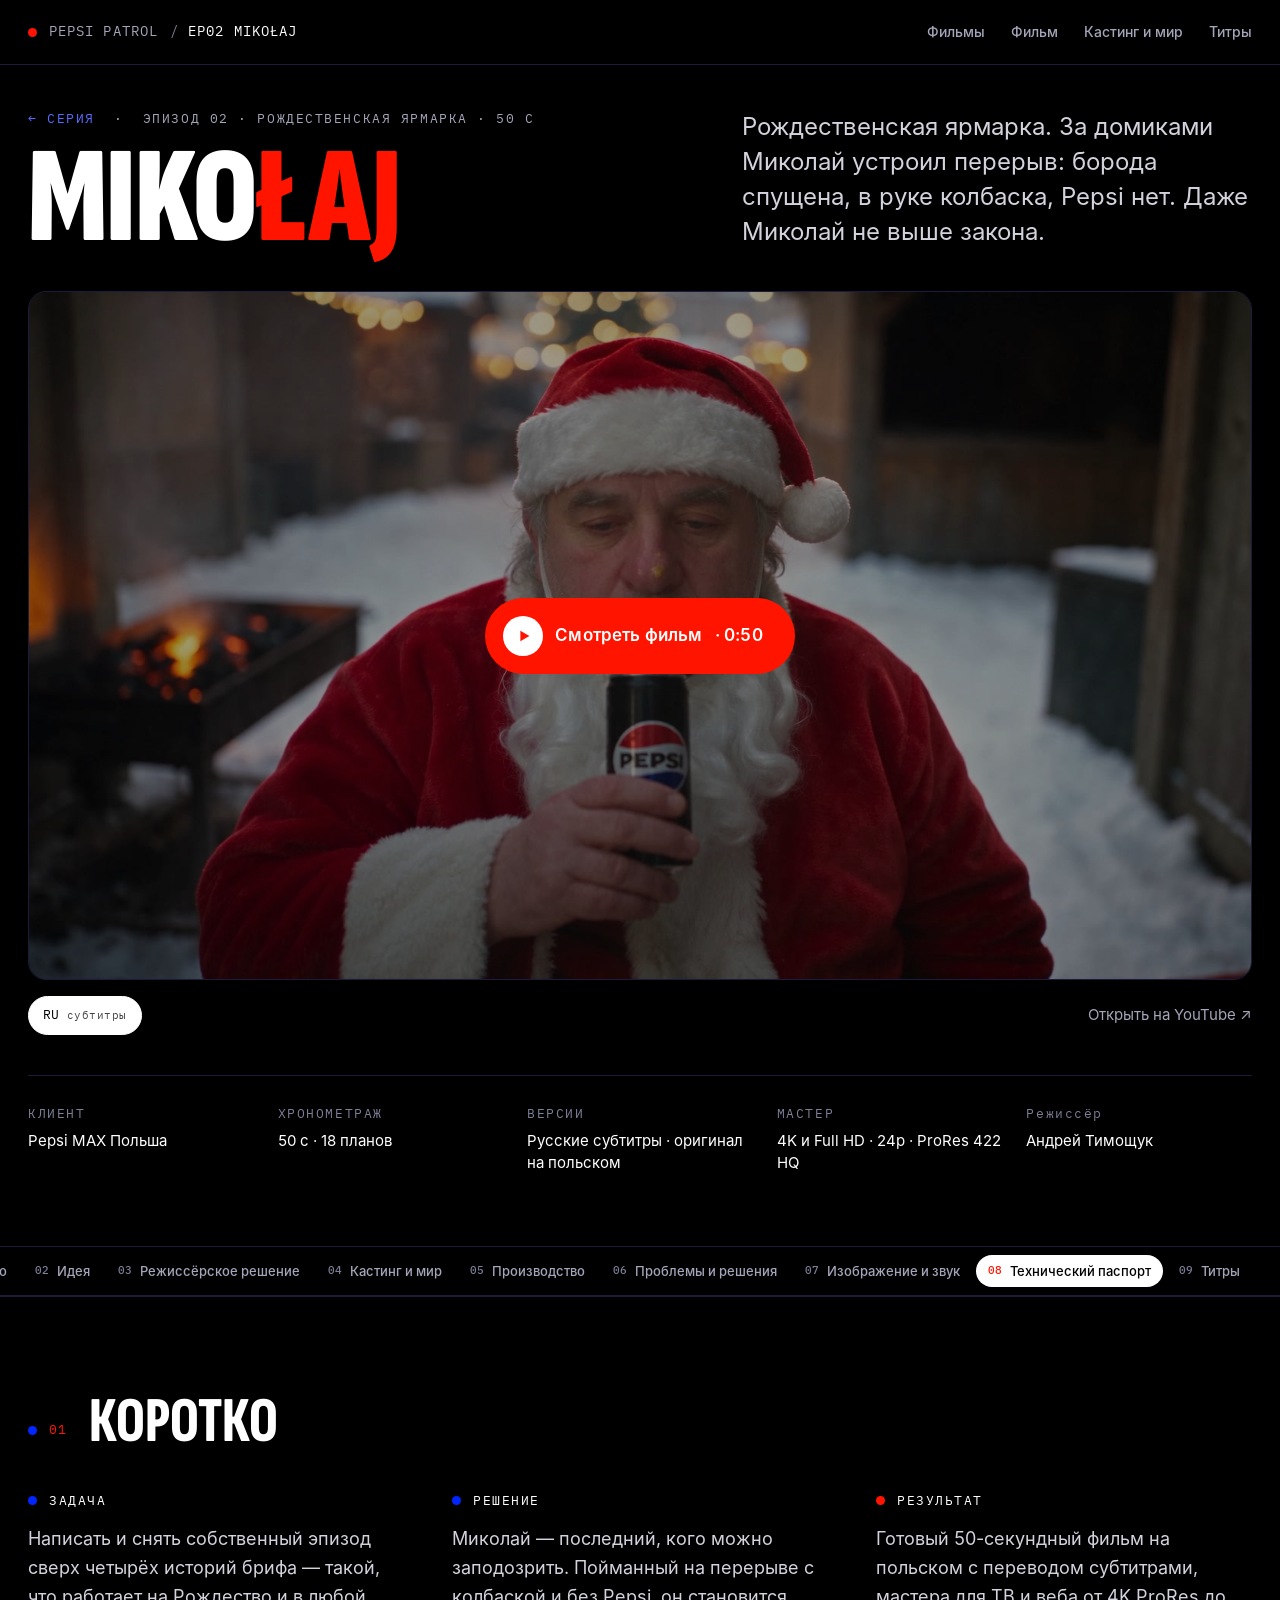
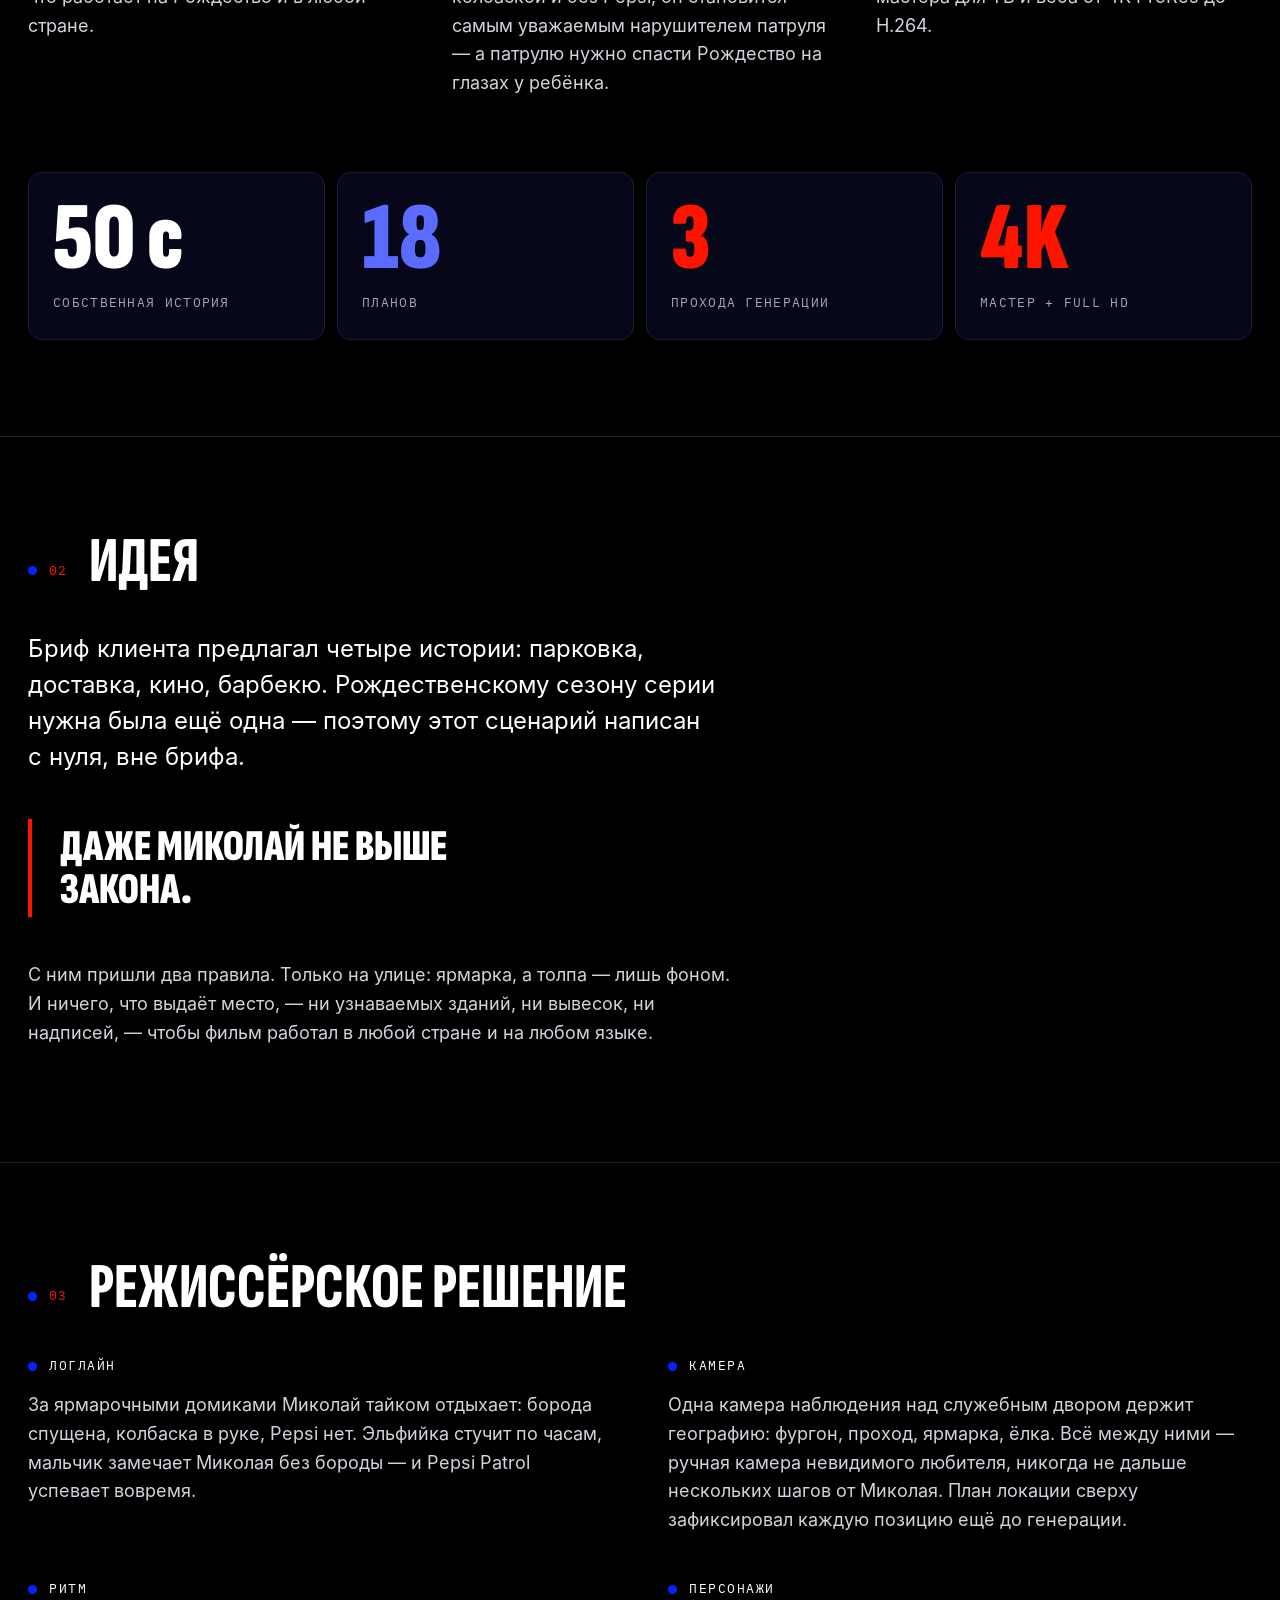
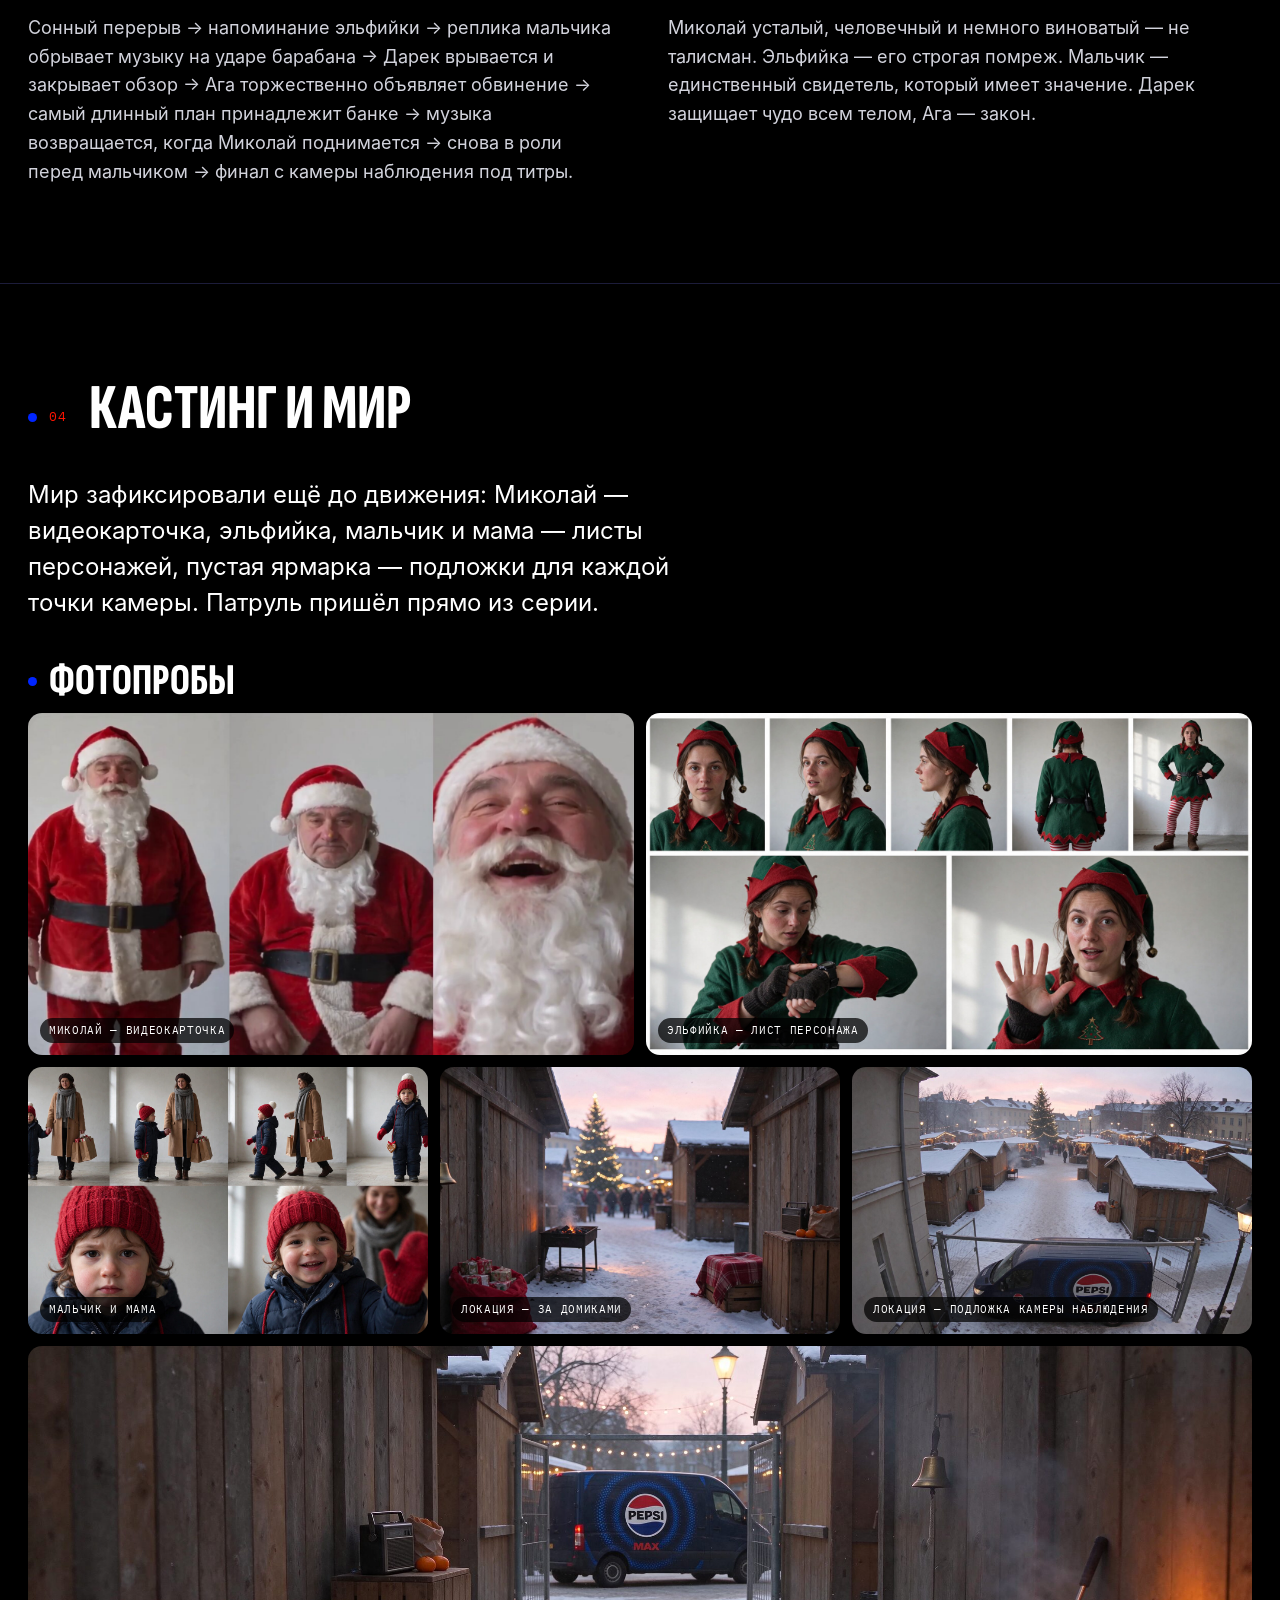
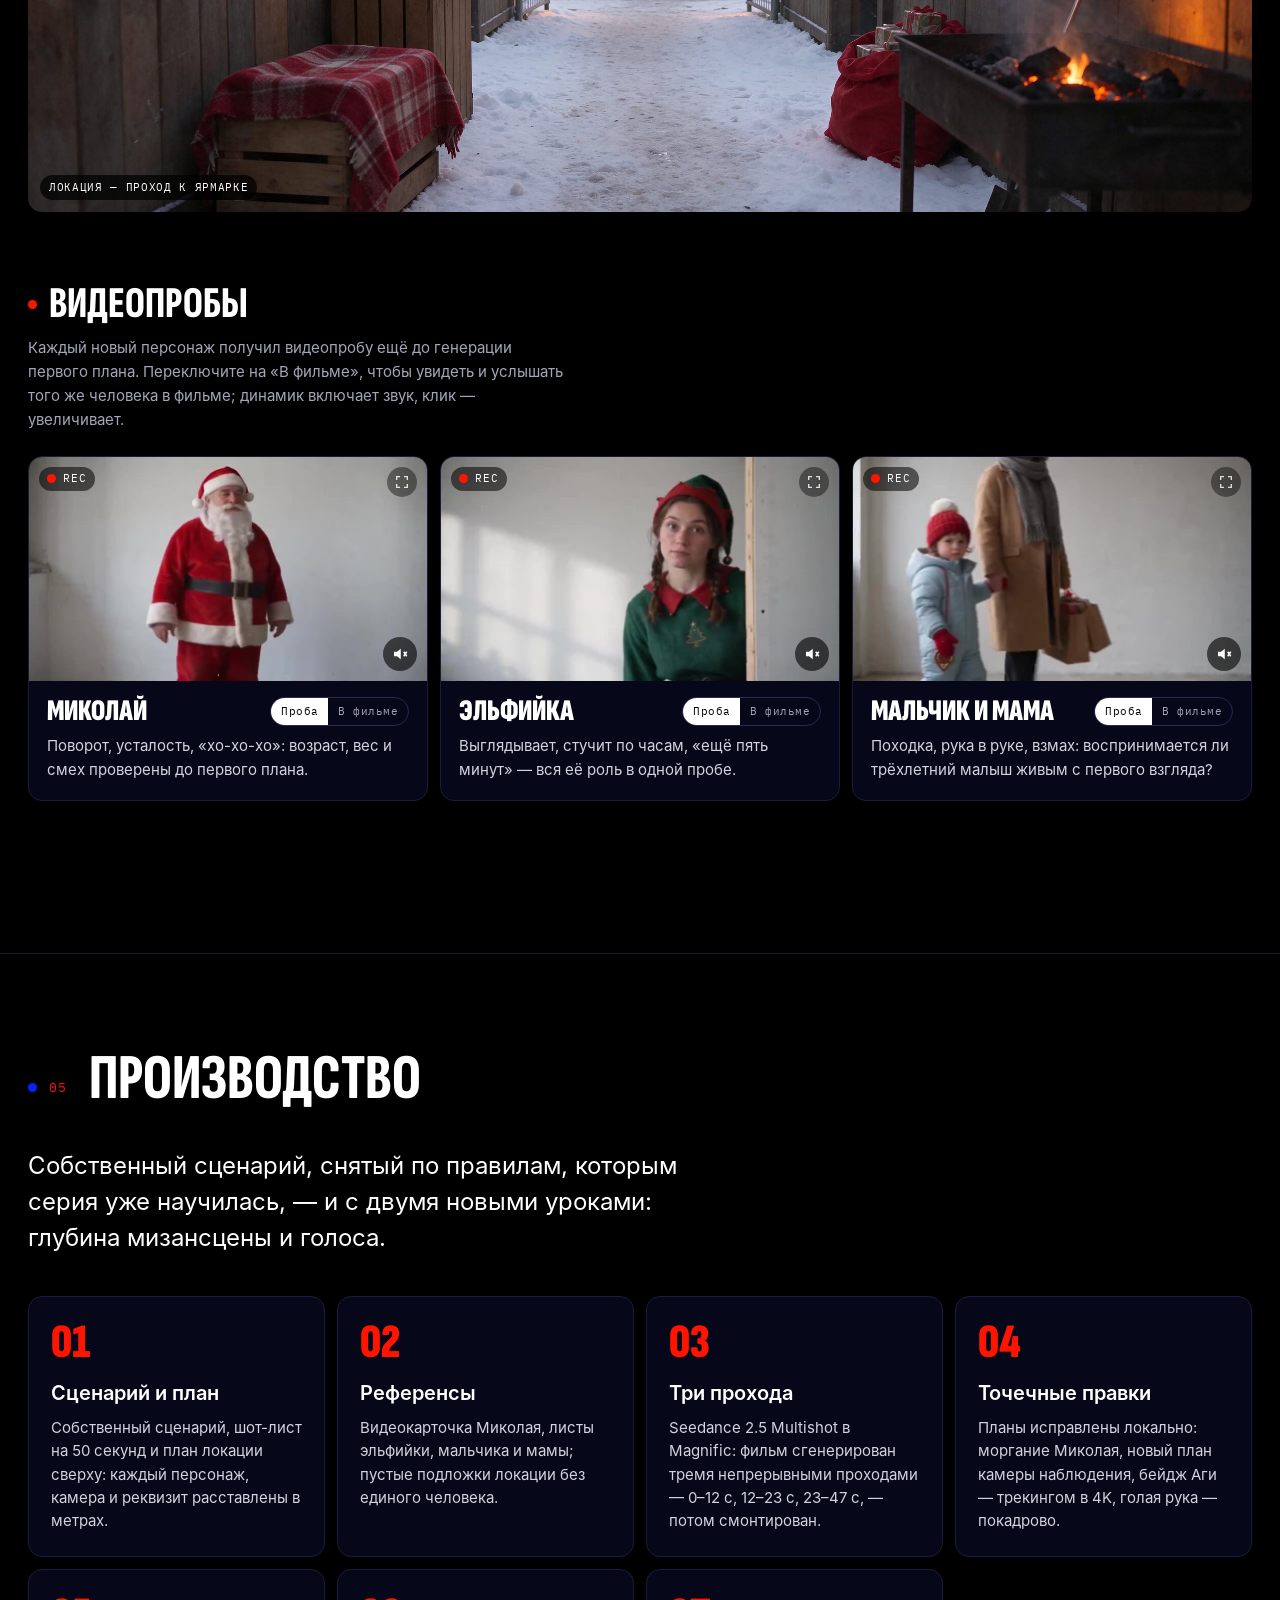
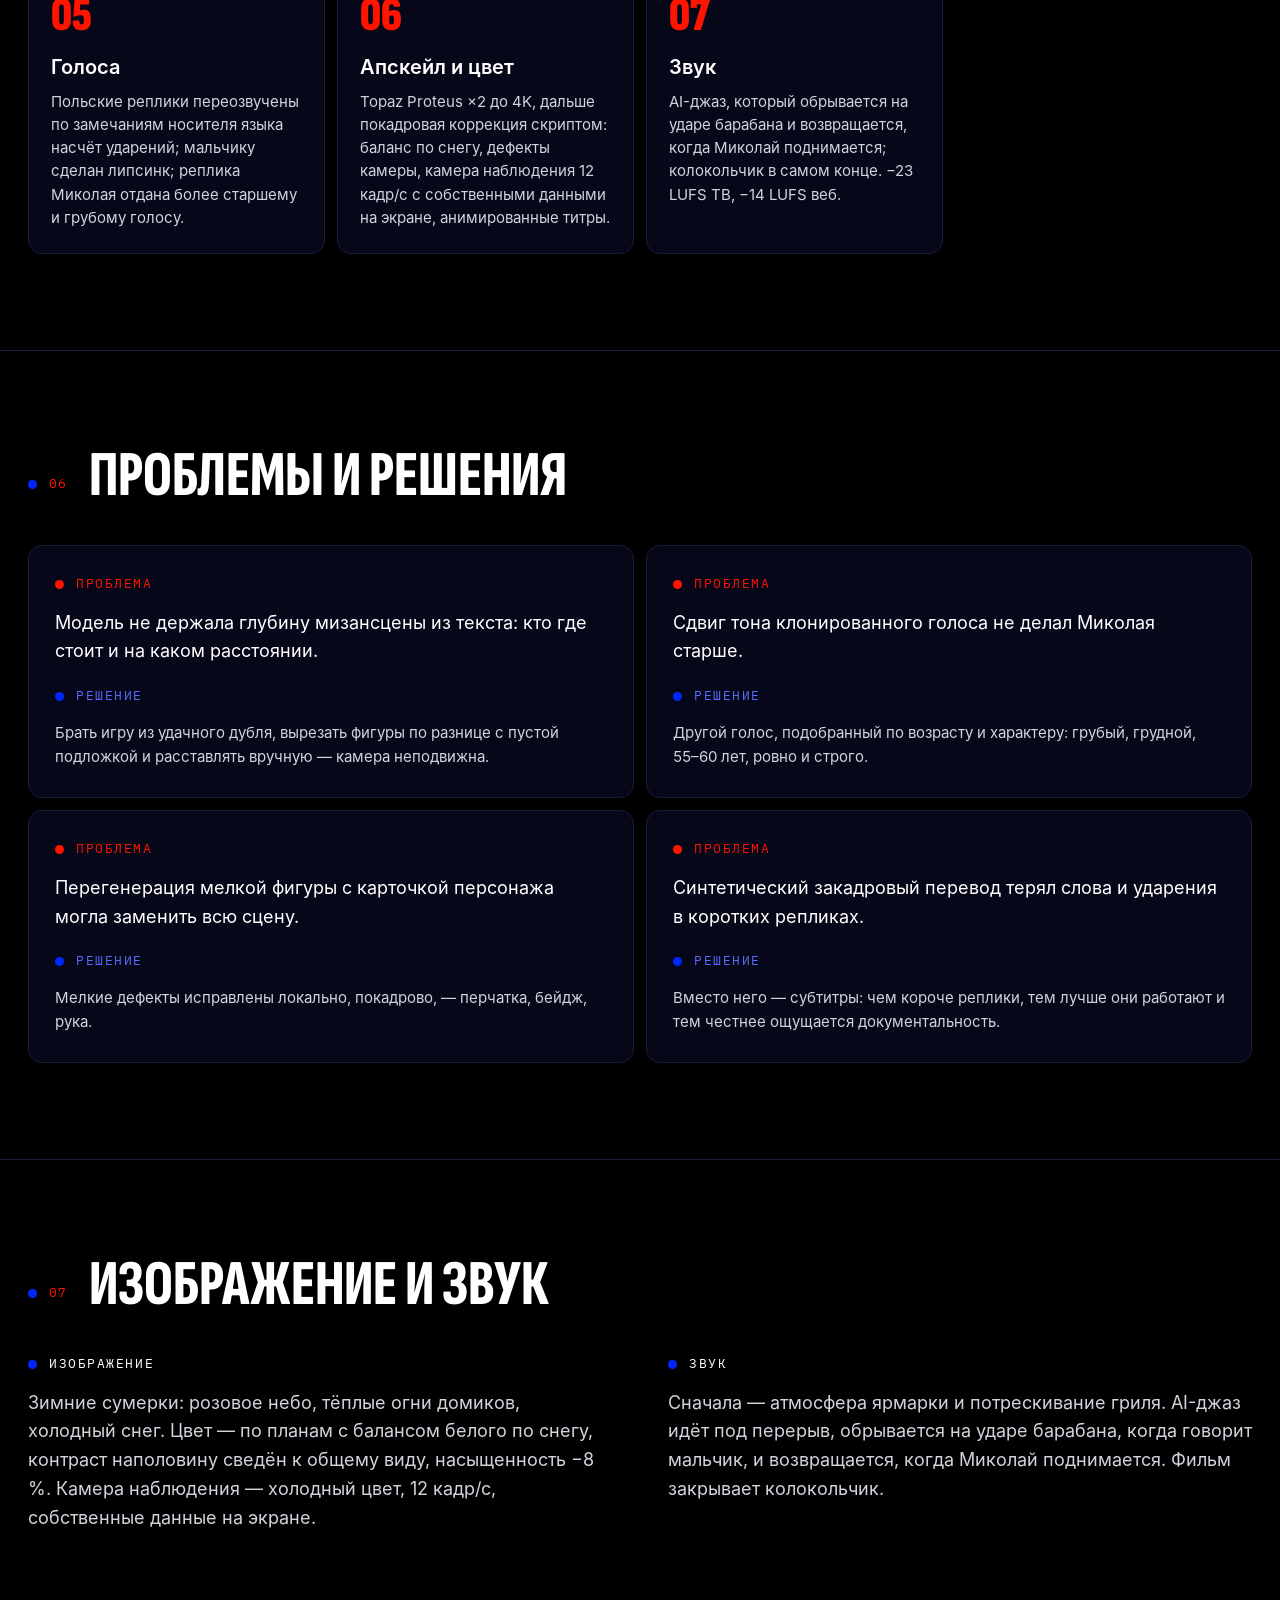
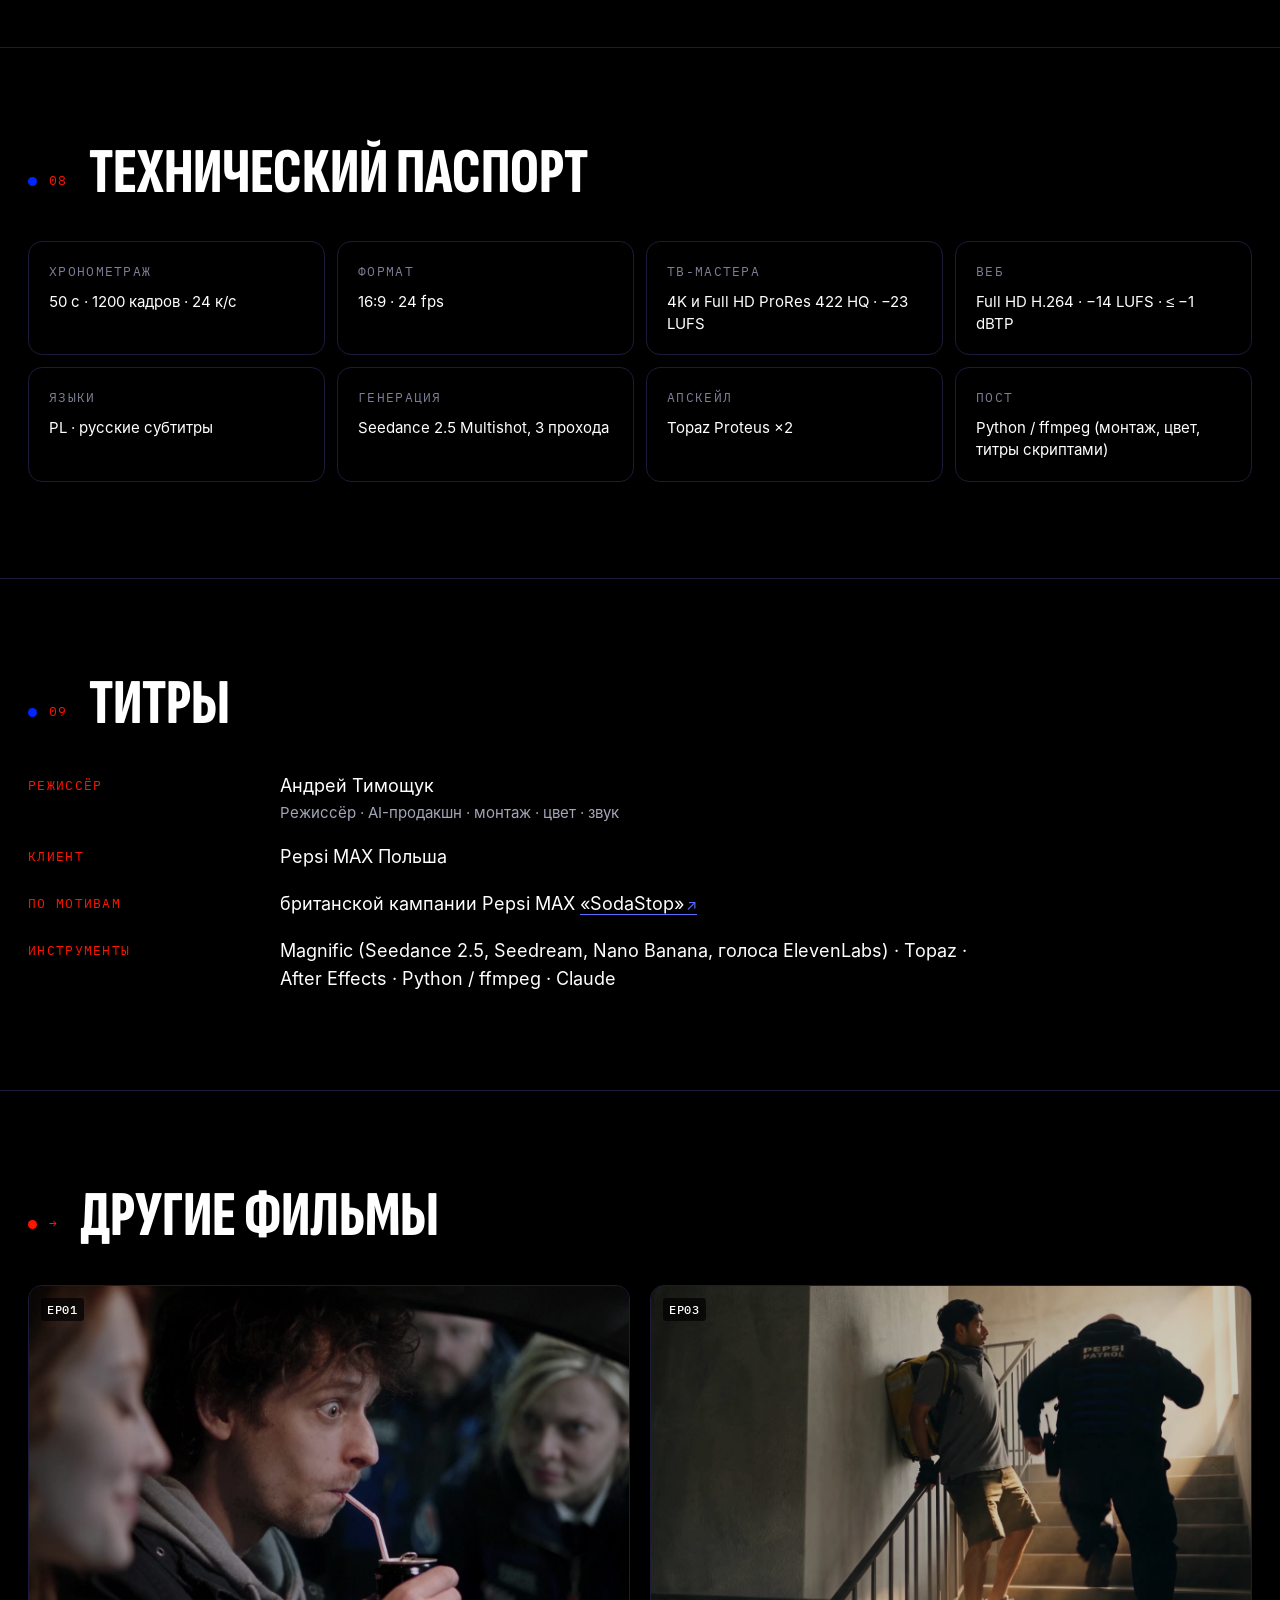
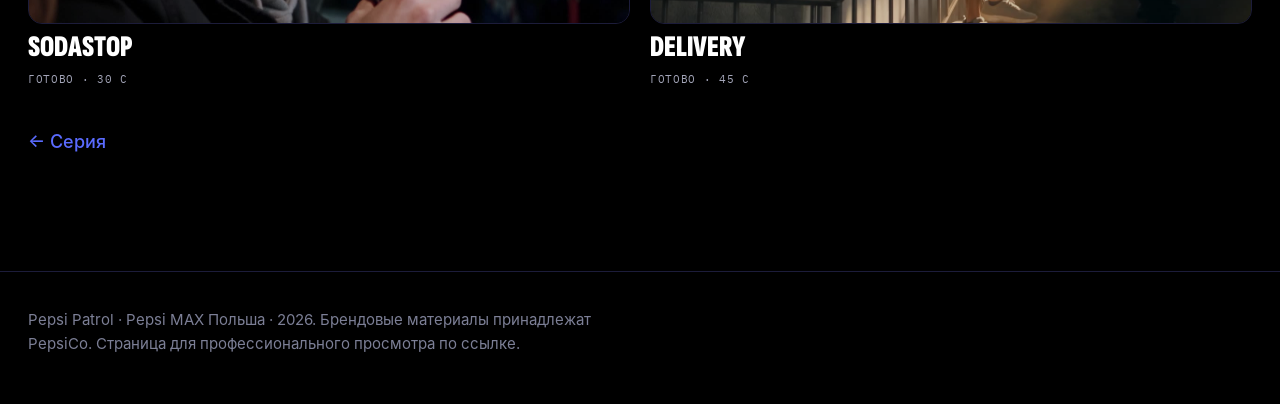
<file: mikolaj/index.html>
<!doctype html>
<html lang="ru" data-lang="ru" data-one="1" data-title-ru="Mikołaj — Pepsi Patrol EP02 · Кейс">
<head>
<meta charset="utf-8">
<meta name="viewport" content="width=device-width, initial-scale=1">
<meta name="robots" content="noindex, nofollow">
<meta name="theme-color" content="#000000">
<title>Mikołaj — Pepsi Patrol EP02 · Кейс</title>
<meta property="og:title" content="Mikołaj — Pepsi Patrol EP02 · Кейс">
<link rel="icon" href="../assets/img/favicon.svg" type="image/svg+xml">
<link rel="preload" href="../assets/fonts/SofiaSansExtraCondensed-var.woff" as="font" type="font/woff" crossorigin>
<link rel="preload" href="../assets/fonts/Inter-Regular.woff" as="font" type="font/woff" crossorigin>
<link rel="stylesheet" href="../assets/css/site.css">
</head>
<body>
<nav class="topbar"><div class="wrap topbar-in">
<div class="brand"><i class="rec" aria-hidden="true"></i><a href="../" data-keep>PEPSI PATROL</a> <span class="hide-s"><span class="sep">/</span> <span class="here">EP02 MIKOŁAJ</span></span></div>
<div class="links"><a href="../#films"><span>Фильмы</span></a><a href="#film"><span>Фильм</span></a><a href="#world"><span>Кастинг и мир</span></a><a href="#credits"><span>Титры</span></a></div>

</div></nav>
<main>
<section class="case-head" id="film"><div class="wrap">
<div class="intro-head">
<div><p class="eyebrow"><a href="../" data-keep><span>← Серия</span></a> &nbsp;·&nbsp; <span>ЭПИЗОД 02 · РОЖДЕСТВЕНСКАЯ ЯРМАРКА · 50 с</span></p><h1 class="h1"><span class="w">Miko</span><span class="r">łaj</span></h1></div>
<p class="intro-sub">Рождественская ярмарка. За домиками Миколай устроил перерыв: борода спущена, в руке колбаска, Pepsi нет. Даже Миколай не выше закона.</p>
</div>
<div class="player">
<div class="screen">
<video muted loop playsinline autoplay preload="auto" poster="../assets/img/mk/poster.jpg" src="../assets/video/teaser_mikolaj.mp4"></video>
<div class="screen-ui"><button type="button" class="play big wave red" data-inline><span class="pi"><svg viewBox="0 0 24 24" aria-hidden="true"><path d="M8.5 5v14l12-7z" fill="currentColor"/></svg></span><span>Смотреть фильм</span> · 0:50</button></div>
</div>
<div class="ptabs" role="group"><button type="button" hidden data-yt="WPr0mgDUWh4" aria-pressed="true">RU<small><span>субтитры</span></small></button><span class="sp"></span><a class="lb-yt" href="https://youtu.be/WPr0mgDUWh4" target="_blank" rel="noopener"><span>Открыть на YouTube ↗</span></a></div>
</div>
<div class="meta"><div><span class="k"><span>КЛИЕНТ</span></span><span class="v"><span>Pepsi MAX Польша</span></span></div><div><span class="k"><span>ХРОНОМЕТРАЖ</span></span><span class="v"><span>50 с · 18 планов</span></span></div><div><span class="k"><span>ВЕРСИИ</span></span><span class="v"><span>Русские субтитры · оригинал на польском</span></span></div><div><span class="k"><span>МАСТЕР</span></span><span class="v"><span>4K и Full HD · 24p · ProRes 422 HQ</span></span></div><div><span class="k"><span>Режиссёр</span></span><span class="v"><span>Андрей Тимощук</span></span></div></div>
</div></section>
<nav class="chapters" aria-label="Chapters"><div class="wrap chapters-in"><a href="#overview" data-ch="overview"><span class="cn">01</span><span>Коротко</span></a><a href="#brief" data-ch="brief"><span class="cn">02</span><span>Идея</span></a><a href="#solution" data-ch="solution"><span class="cn">03</span><span>Режиссёрское решение</span></a><a href="#world" data-ch="world"><span class="cn">04</span><span>Кастинг и мир</span></a><a href="#production" data-ch="production"><span class="cn">05</span><span>Производство</span></a><a href="#problems" data-ch="problems"><span class="cn">06</span><span>Проблемы и решения</span></a><a href="#look" data-ch="look"><span class="cn">07</span><span>Изображение и звук</span></a><a href="#tech" data-ch="tech"><span class="cn">08</span><span>Технический паспорт</span></a><a href="#credits" data-ch="credits"><span class="cn">09</span><span>Титры</span></a></div><span class="ch-prog"></span></nav>
<section id="overview"><div class="wrap"><header class="sec-head"><span class="sec-num"><i class="dot blue wave" aria-hidden="true"></i>01</span><h2 class="h2"><span>Коротко</span></h2></header>
<div class="three ov">
<div><h3 class="label"><i class="dot blue wave" aria-hidden="true"></i><span>Задача</span></h3><p>Написать и снять собственный эпизод сверх четырёх историй брифа — такой, что работает на Рождество и в любой стране.</p></div>
<div><h3 class="label"><i class="dot blue wave" aria-hidden="true"></i><span>Решение</span></h3><p>Миколай — последний, кого можно заподозрить. Пойманный на перерыве с колбаской и без Pepsi, он становится самым уважаемым нарушителем патруля — а патрулю нужно спасти Рождество на глазах у ребёнка.</p></div>
<div><h3 class="label"><i class="dot red wave" aria-hidden="true"></i><span>Результат</span></h3><p>Готовый 50-секундный фильм на польском с переводом субтитрами, мастера для ТВ и веба от 4K ProRes до H.264.</p></div></div>
<div class="kpis"><div class="kpi"><span class="num">50 с</span><span class="lbl">собственная история</span></div><div class="kpi"><span class="num">18</span><span class="lbl">планов</span></div><div class="kpi"><span class="num">3</span><span class="lbl">прохода генерации</span></div><div class="kpi"><span class="num">4K</span><span class="lbl">мастер + Full HD</span></div></div>
</div></section>
<section id="brief"><div class="wrap"><header class="sec-head"><span class="sec-num"><i class="dot blue wave" aria-hidden="true"></i>02</span><h2 class="h2"><span>Идея</span></h2></header>
<p class="lead">Бриф клиента предлагал четыре истории: парковка, доставка, кино, барбекю. Рождественскому сезону серии нужна была ещё одна — поэтому этот сценарий написан с нуля, вне брифа.</p>
<blockquote class="pull"><p>Даже Миколай не выше закона.</p></blockquote>
<p>С ним пришли два правила. Только на улице: ярмарка, а толпа — лишь фоном. И ничего, что выдаёт место, — ни узнаваемых зданий, ни вывесок, ни надписей, — чтобы фильм работал в любой стране и на любом языке.</p>
</div></section>
<section id="solution"><div class="wrap"><header class="sec-head"><span class="sec-num"><i class="dot blue wave" aria-hidden="true"></i>03</span><h2 class="h2"><span>Режиссёрское решение</span></h2></header>
<div class="fields"><div class="field"><span class="label"><i class="dot blue" aria-hidden="true"></i><span>ЛОГЛАЙН</span></span><p>За ярмарочными домиками Миколай тайком отдыхает: борода спущена, колбаска в руке, Pepsi нет. Эльфийка стучит по часам, мальчик замечает Миколая без бороды — и Pepsi Patrol успевает вовремя.</p></div><div class="field"><span class="label"><i class="dot blue" aria-hidden="true"></i><span>КАМЕРА</span></span><p>Одна камера наблюдения над служебным двором держит географию: фургон, проход, ярмарка, ёлка. Всё между ними — ручная камера невидимого любителя, никогда не дальше нескольких шагов от Миколая. План локации сверху зафиксировал каждую позицию ещё до генерации.</p></div><div class="field"><span class="label"><i class="dot blue" aria-hidden="true"></i><span>РИТМ</span></span><p>Сонный перерыв → напоминание эльфийки → реплика мальчика обрывает музыку на ударе барабана → Дарек врывается и закрывает обзор → Ага торжественно объявляет обвинение → самый длинный план принадлежит банке → музыка возвращается, когда Миколай поднимается → снова в роли перед мальчиком → финал с камеры наблюдения под титры.</p></div><div class="field"><span class="label"><i class="dot blue" aria-hidden="true"></i><span>ПЕРСОНАЖИ</span></span><p>Миколай усталый, человечный и немного виноватый — не талисман. Эльфийка — его строгая помреж. Мальчик — единственный свидетель, который имеет значение. Дарек защищает чудо всем телом, Ага — закон.</p></div></div>
</div></section>
<section id="world"><div class="wrap"><header class="sec-head"><span class="sec-num"><i class="dot blue wave" aria-hidden="true"></i>04</span><h2 class="h2"><span>Кастинг и мир</span></h2></header>
<p class="lead">Мир зафиксировали ещё до движения: Миколай — видеокарточка, эльфийка, мальчик и мама — листы персонажей, пустая ярмарка — подложки для каждой точки камеры. Патруль пришёл прямо из серии.</p><h3 class="sub-h"><i class="dot blue" aria-hidden="true"></i><span>Фотопробы</span></h3><div class="gal"><figure class="g-a"><img src="../assets/img/mk/santa.jpg" alt="" loading="lazy"><figcaption><span>Миколай — видеокарточка</span></figcaption></figure><figure class="g-b"><img src="../assets/img/mk/elf.jpg" alt="" loading="lazy"><figcaption><span>Эльфийка — лист персонажа</span></figcaption></figure><figure class="g-c"><img src="../assets/img/mk/boymom.jpg" alt="" loading="lazy"><figcaption><span>Мальчик и мама</span></figcaption></figure><figure class="g-d"><img src="../assets/img/mk/loc_a.jpg" alt="" loading="lazy"><figcaption><span>Локация — за домиками</span></figcaption></figure><figure class="g-e"><img src="../assets/img/mk/loc_cctv.jpg" alt="" loading="lazy"><figcaption><span>Локация — подложка камеры наблюдения</span></figcaption></figure><figure class="g-f"><img src="../assets/img/mk/loc_b_wide.jpg" alt="" loading="lazy"><figcaption><span>Локация — проход к ярмарке</span></figcaption></figure></div><div class="gap"></div><h3 class="sub-h"><i class="dot red wave" aria-hidden="true"></i><span>Видеопробы</span></h3><p class="small tests-lead">Каждый новый персонаж получил видеопробу ещё до генерации первого плана. Переключите на «В фильме», чтобы увидеть и услышать того же человека в фильме; динамик включает звук, клик — увеличивает.</p><div class="tests"><figure class="tt" data-name="Миколай"><button type="button" class="tt-m" aria-label="Open">
<video class="tt-v" muted loop playsinline preload="none" poster="../assets/img/mk/test_santa.jpg" data-src="../assets/img/mk/test_santa.mp4"></video>
<video class="tt-fv" muted loop playsinline preload="none" poster="../assets/img/mk/film_santa.jpg" data-src="../assets/img/mk/film_santa.mp4"></video>
<span class="tt-rec"><i class="dot red wave" aria-hidden="true"></i>REC</span><span class="tt-snd" role="button" tabindex="0" aria-label="Sound" aria-pressed="false"><svg class="off" viewBox="0 0 24 24"><path d="M4 9h4l5-4v14l-5-4H4z" fill="currentColor"/><path d="M17 9l4 6M21 9l-4 6" stroke="currentColor" stroke-width="2"/></svg><svg class="on" viewBox="0 0 24 24"><path d="M4 9h4l5-4v14l-5-4H4z" fill="currentColor"/><path d="M16.5 8.5a5 5 0 0 1 0 7M19 6a8.5 8.5 0 0 1 0 12" fill="none" stroke="currentColor" stroke-width="2"/></svg></span><span class="tt-zoom" aria-hidden="true"><svg viewBox="0 0 24 24"><path d="M4 9V4h5M20 9V4h-5M4 15v5h5M20 15v5h-5" fill="none" stroke="currentColor" stroke-width="2"/></svg></span></button>
<figcaption><span class="tt-top"><span class="tt-name"><span>Миколай</span></span><span class="tt-sw" role="group"><button type="button" aria-pressed="true" data-m="v"><span>Проба</span></button><button type="button" aria-pressed="false" data-m="f"><span>В фильме</span></button></span></span><p>Поворот, усталость, «хо-хо-хо»: возраст, вес и смех проверены до первого плана.</p></figcaption></figure><figure class="tt" data-name="Эльфийка"><button type="button" class="tt-m" aria-label="Open">
<video class="tt-v" muted loop playsinline preload="none" poster="../assets/img/mk/test_elf.jpg" data-src="../assets/img/mk/test_elf.mp4"></video>
<video class="tt-fv" muted loop playsinline preload="none" poster="../assets/img/mk/film_elf.jpg" data-src="../assets/img/mk/film_elf.mp4"></video>
<span class="tt-rec"><i class="dot red wave" aria-hidden="true"></i>REC</span><span class="tt-snd" role="button" tabindex="0" aria-label="Sound" aria-pressed="false"><svg class="off" viewBox="0 0 24 24"><path d="M4 9h4l5-4v14l-5-4H4z" fill="currentColor"/><path d="M17 9l4 6M21 9l-4 6" stroke="currentColor" stroke-width="2"/></svg><svg class="on" viewBox="0 0 24 24"><path d="M4 9h4l5-4v14l-5-4H4z" fill="currentColor"/><path d="M16.5 8.5a5 5 0 0 1 0 7M19 6a8.5 8.5 0 0 1 0 12" fill="none" stroke="currentColor" stroke-width="2"/></svg></span><span class="tt-zoom" aria-hidden="true"><svg viewBox="0 0 24 24"><path d="M4 9V4h5M20 9V4h-5M4 15v5h5M20 15v5h-5" fill="none" stroke="currentColor" stroke-width="2"/></svg></span></button>
<figcaption><span class="tt-top"><span class="tt-name"><span>Эльфийка</span></span><span class="tt-sw" role="group"><button type="button" aria-pressed="true" data-m="v"><span>Проба</span></button><button type="button" aria-pressed="false" data-m="f"><span>В фильме</span></button></span></span><p>Выглядывает, стучит по часам, «ещё пять минут» — вся её роль в одной пробе.</p></figcaption></figure><figure class="tt" data-name="Мальчик и мама"><button type="button" class="tt-m" aria-label="Open">
<video class="tt-v" muted loop playsinline preload="none" poster="../assets/img/mk/test_boy.jpg" data-src="../assets/img/mk/test_boy.mp4"></video>
<video class="tt-fv" muted loop playsinline preload="none" poster="../assets/img/mk/film_boy.jpg" data-src="../assets/img/mk/film_boy.mp4"></video>
<span class="tt-rec"><i class="dot red wave" aria-hidden="true"></i>REC</span><span class="tt-snd" role="button" tabindex="0" aria-label="Sound" aria-pressed="false"><svg class="off" viewBox="0 0 24 24"><path d="M4 9h4l5-4v14l-5-4H4z" fill="currentColor"/><path d="M17 9l4 6M21 9l-4 6" stroke="currentColor" stroke-width="2"/></svg><svg class="on" viewBox="0 0 24 24"><path d="M4 9h4l5-4v14l-5-4H4z" fill="currentColor"/><path d="M16.5 8.5a5 5 0 0 1 0 7M19 6a8.5 8.5 0 0 1 0 12" fill="none" stroke="currentColor" stroke-width="2"/></svg></span><span class="tt-zoom" aria-hidden="true"><svg viewBox="0 0 24 24"><path d="M4 9V4h5M20 9V4h-5M4 15v5h5M20 15v5h-5" fill="none" stroke="currentColor" stroke-width="2"/></svg></span></button>
<figcaption><span class="tt-top"><span class="tt-name"><span>Мальчик и мама</span></span><span class="tt-sw" role="group"><button type="button" aria-pressed="true" data-m="v"><span>Проба</span></button><button type="button" aria-pressed="false" data-m="f"><span>В фильме</span></button></span></span><p>Походка, рука в руке, взмах: воспринимается ли трёхлетний малыш живым с первого взгляда?</p></figcaption></figure></div>
</div></section>
<section id="production"><div class="wrap"><header class="sec-head"><span class="sec-num"><i class="dot blue wave" aria-hidden="true"></i>05</span><h2 class="h2"><span>Производство</span></h2></header>
<p class="lead">Собственный сценарий, снятый по правилам, которым серия уже научилась, — и с двумя новыми уроками: глубина мизансцены и голоса.</p><ol class="steps"><li class="step"><span class="step-n">01</span><h3 class="h4">Сценарий и план</h3><p>Собственный сценарий, шот-лист на 50 секунд и план локации сверху: каждый персонаж, камера и реквизит расставлены в метрах.</p></li><li class="step"><span class="step-n">02</span><h3 class="h4">Референсы</h3><p>Видеокарточка Миколая, листы эльфийки, мальчика и мамы; пустые подложки локации без единого человека.</p></li><li class="step"><span class="step-n">03</span><h3 class="h4">Три прохода</h3><p>Seedance 2.5 Multishot в Magnific: фильм сгенерирован тремя непрерывными проходами — 0–12 с, 12–23 с, 23–47 с, — потом смонтирован.</p></li><li class="step"><span class="step-n">04</span><h3 class="h4">Точечные правки</h3><p>Планы исправлены локально: моргание Миколая, новый план камеры наблюдения, бейдж Аги — трекингом в 4K, голая рука — покадрово.</p></li><li class="step"><span class="step-n">05</span><h3 class="h4">Голоса</h3><p>Польские реплики переозвучены по замечаниям носителя языка насчёт ударений; мальчику сделан липсинк; реплика Миколая отдана более старшему и грубому голосу.</p></li><li class="step"><span class="step-n">06</span><h3 class="h4">Апскейл и цвет</h3><p>Topaz Proteus ×2 до 4K, дальше покадровая коррекция скриптом: баланс по снегу, дефекты камеры, камера наблюдения 12 кадр/с с собственными данными на экране, анимированные титры.</p></li><li class="step"><span class="step-n">07</span><h3 class="h4">Звук</h3><p>AI-джаз, который обрывается на ударе барабана и возвращается, когда Миколай поднимается; колокольчик в самом конце. −23 LUFS ТВ, −14 LUFS веб.</p></li></ol>
</div></section>
<section id="problems"><div class="wrap"><header class="sec-head"><span class="sec-num"><i class="dot blue wave" aria-hidden="true"></i>06</span><h2 class="h2"><span>Проблемы и решения</span></h2></header>
<div class="probs"><div class="pb"><span class="label q"><i class="dot red" aria-hidden="true"></i><span>ПРОБЛЕМА</span></span><p class="qt">Модель не держала глубину мизансцены из текста: кто где стоит и на каком расстоянии.</p><span class="label a"><i class="dot blue" aria-hidden="true"></i><span>РЕШЕНИЕ</span></span><p class="at">Брать игру из удачного дубля, вырезать фигуры по разнице с пустой подложкой и расставлять вручную — камера неподвижна.</p></div><div class="pb"><span class="label q"><i class="dot red" aria-hidden="true"></i><span>ПРОБЛЕМА</span></span><p class="qt">Сдвиг тона клонированного голоса не делал Миколая старше.</p><span class="label a"><i class="dot blue" aria-hidden="true"></i><span>РЕШЕНИЕ</span></span><p class="at">Другой голос, подобранный по возрасту и характеру: грубый, грудной, 55–60 лет, ровно и строго.</p></div><div class="pb"><span class="label q"><i class="dot red" aria-hidden="true"></i><span>ПРОБЛЕМА</span></span><p class="qt">Перегенерация мелкой фигуры с карточкой персонажа могла заменить всю сцену.</p><span class="label a"><i class="dot blue" aria-hidden="true"></i><span>РЕШЕНИЕ</span></span><p class="at">Мелкие дефекты исправлены локально, покадрово, — перчатка, бейдж, рука.</p></div><div class="pb"><span class="label q"><i class="dot red" aria-hidden="true"></i><span>ПРОБЛЕМА</span></span><p class="qt">Синтетический закадровый перевод терял слова и ударения в коротких репликах.</p><span class="label a"><i class="dot blue" aria-hidden="true"></i><span>РЕШЕНИЕ</span></span><p class="at">Вместо него — субтитры: чем короче реплики, тем лучше они работают и тем честнее ощущается документальность.</p></div></div>
</div></section>
<section id="look"><div class="wrap"><header class="sec-head"><span class="sec-num"><i class="dot blue wave" aria-hidden="true"></i>07</span><h2 class="h2"><span>Изображение и звук</span></h2></header>
<div class="two"><div><span class="label"><i class="dot blue" aria-hidden="true"></i><span>ИЗОБРАЖЕНИЕ</span></span><p>Зимние сумерки: розовое небо, тёплые огни домиков, холодный снег. Цвет — по планам с балансом белого по снегу, контраст наполовину сведён к общему виду, насыщенность −8 %. Камера наблюдения — холодный цвет, 12 кадр/с, собственные данные на экране.</p></div>
<div><span class="label"><i class="dot blue" aria-hidden="true"></i><span>ЗВУК</span></span><p>Сначала — атмосфера ярмарки и потрескивание гриля. AI-джаз идёт под перерыв, обрывается на ударе барабана, когда говорит мальчик, и возвращается, когда Миколай поднимается. Фильм закрывает колокольчик.</p></div></div>
</div></section>
<section id="tech"><div class="wrap"><header class="sec-head"><span class="sec-num"><i class="dot blue wave" aria-hidden="true"></i>08</span><h2 class="h2"><span>Технический паспорт</span></h2></header>
<div class="tech"><div><span class="k"><span>ХРОНОМЕТРАЖ</span></span><span class="v"><span>50 с · 1200 кадров · 24 к/с</span></span></div><div><span class="k"><span>ФОРМАТ</span></span><span class="v"><span>16:9 · 24 fps</span></span></div><div><span class="k"><span>ТВ-МАСТЕРА</span></span><span class="v"><span>4K и Full HD ProRes 422 HQ · −23 LUFS</span></span></div><div><span class="k"><span>ВЕБ</span></span><span class="v"><span>Full HD H.264 · −14 LUFS · ≤ −1 dBTP</span></span></div><div><span class="k"><span>ЯЗЫКИ</span></span><span class="v"><span>PL · русские субтитры</span></span></div><div><span class="k"><span>ГЕНЕРАЦИЯ</span></span><span class="v"><span>Seedance 2.5 Multishot, 3 прохода</span></span></div><div><span class="k"><span>АПСКЕЙЛ</span></span><span class="v"><span>Topaz Proteus ×2</span></span></div><div><span class="k"><span>ПОСТ</span></span><span class="v"><span>Python / ffmpeg (монтаж, цвет, титры скриптами)</span></span></div></div>
</div></section>
<section id="credits"><div class="wrap"><header class="sec-head"><span class="sec-num"><i class="dot blue wave" aria-hidden="true"></i>09</span><h2 class="h2"><span>Титры</span></h2></header>
<dl class="credits">
<dt><span>Режиссёр</span></dt><dd><span>Андрей Тимощук</span><small><span>Режиссёр · AI-продакшн · монтаж · цвет · звук</span></small></dd>
<dt><span>КЛИЕНТ</span></dt><dd><span>Pepsi MAX Польша</span></dd>
<dt><span>По мотивам</span></dt><dd><span>британской кампании Pepsi MAX <a class="ext" href="https://youtu.be/6yeG1YhLT0w" target="_blank" rel="noopener">«SodaStop»<span aria-hidden="true">↗</span></a></span></dd>
<dt><span>Инструменты</span></dt><dd><span>Magnific (Seedance 2.5, Seedream, Nano Banana, голоса ElevenLabs) · Topaz · After Effects · Python / ffmpeg · Claude</span></dd>
</dl>
</div></section>
<section class="others"><div class="wrap">
<header class="sec-head"><span class="sec-num"><i class="dot red wave" aria-hidden="true"></i>→</span><h2 class="h2"><span>Другие фильмы</span></h2></header>
<div class="oth"><a class="oth-it" href="../sodastop/" data-keep><span class="oth-m"><img src="../assets/img/final/f05.jpg" alt="" loading="lazy"><span class="reel-n">EP01</span></span><span class="oth-t"><span>SodaStop</span></span><span class="oth-s"><span>ГОТОВО · 30 с</span></span></a><a class="oth-it" href="../delivery/" data-keep><span class="oth-m"><img src="../assets/img/dl/thumb.jpg" alt="" loading="lazy"><span class="reel-n">EP03</span></span><span class="oth-t"><span>Delivery</span></span><span class="oth-s"><span>ГОТОВО · 45 с</span></span></a></div>
<p class="back"><a href="../" data-keep><span>← Серия</span></a></p>
</div></section>
</main>
<div class="lb tv" id="tv" hidden role="dialog" aria-modal="true"><div class="lb-in"><div class="lb-top"><span class="lb-title tv-name"></span><div class="lb-tabs tv-sw"><button type="button" data-m="v" aria-pressed="true"><span>Проба</span></button><button type="button" data-m="f" aria-pressed="false"><span>В фильме</span></button></div><span class="sp"></span><button type="button" class="lb-x" aria-label="Close">✕</button></div><div class="lb-screen"></div><p class="lb-note tv-note"></p></div></div>
<footer><div class="wrap"><p>Pepsi Patrol · Pepsi MAX Польша · 2026. Брендовые материалы принадлежат PepsiCo. Страница для профессионального просмотра по ссылке.</p></div></footer>
<script src="../assets/js/site.js"></script>
</body></html>
</file>
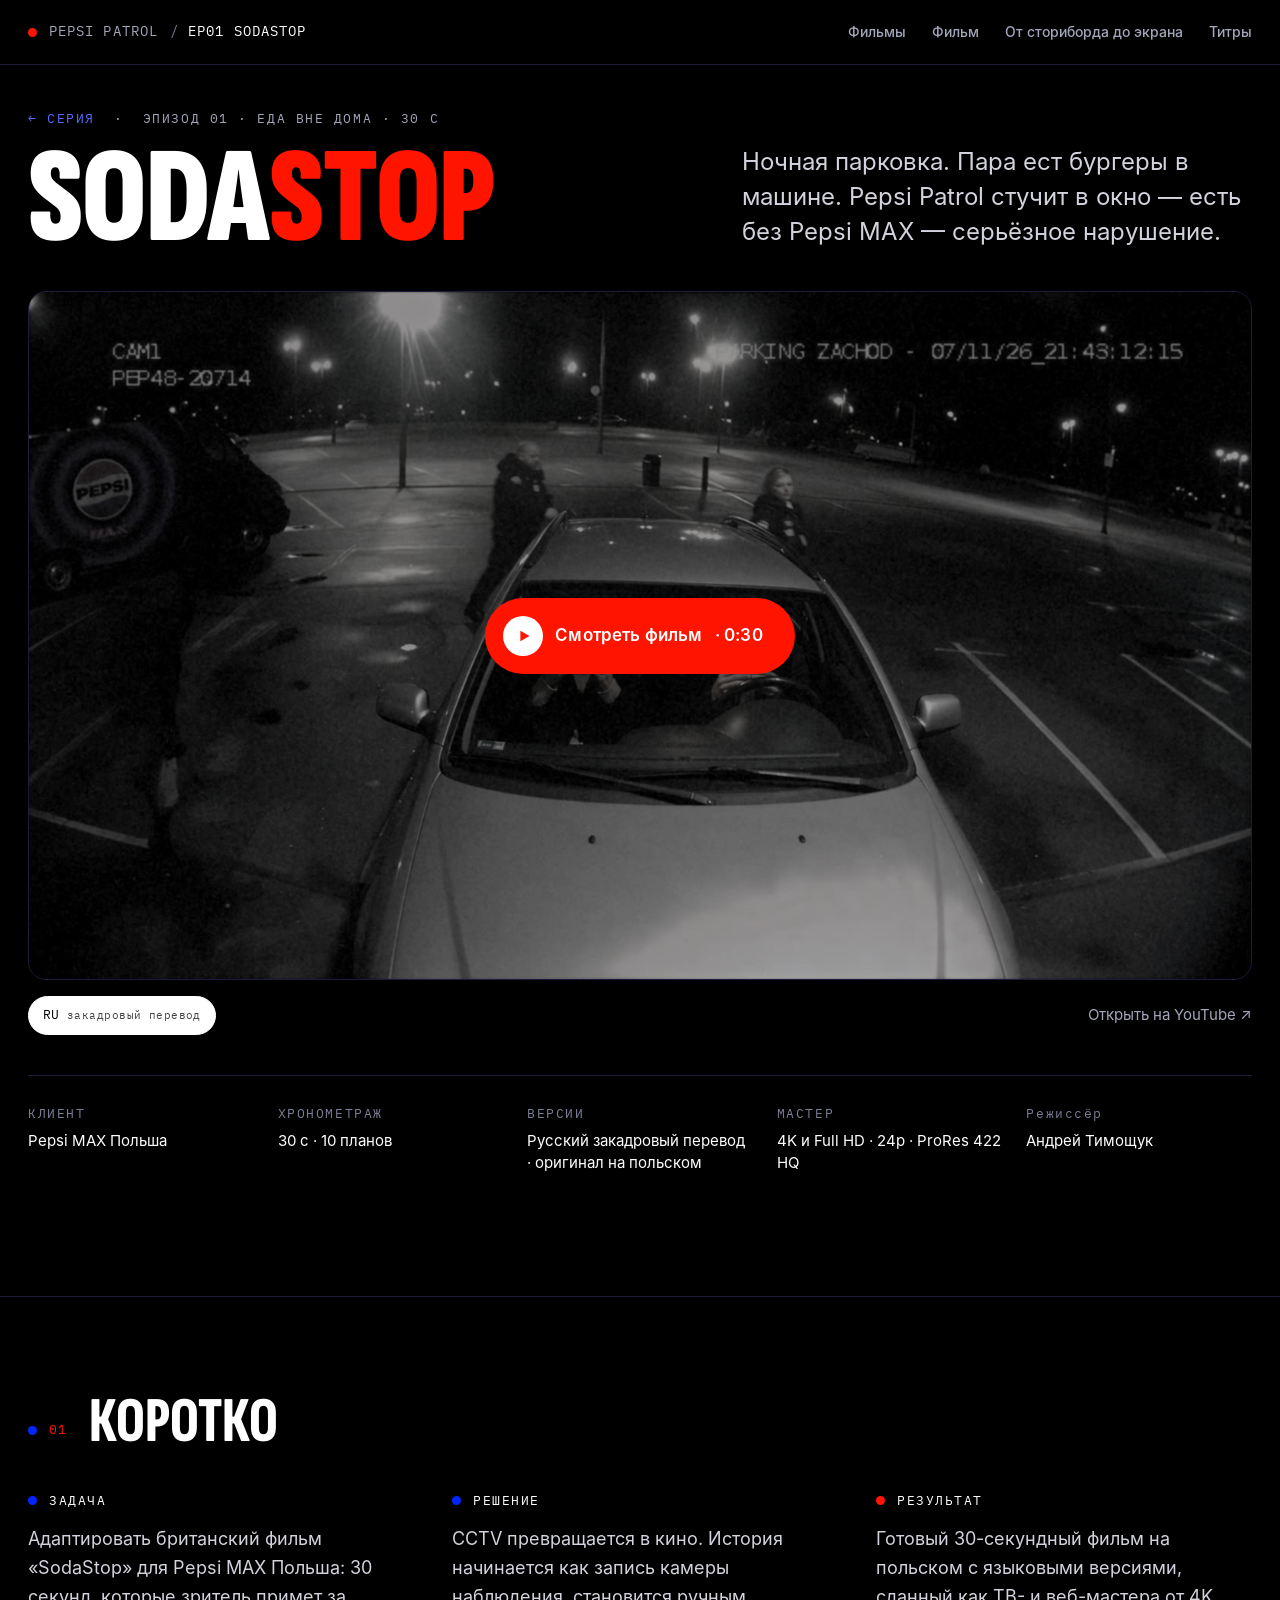
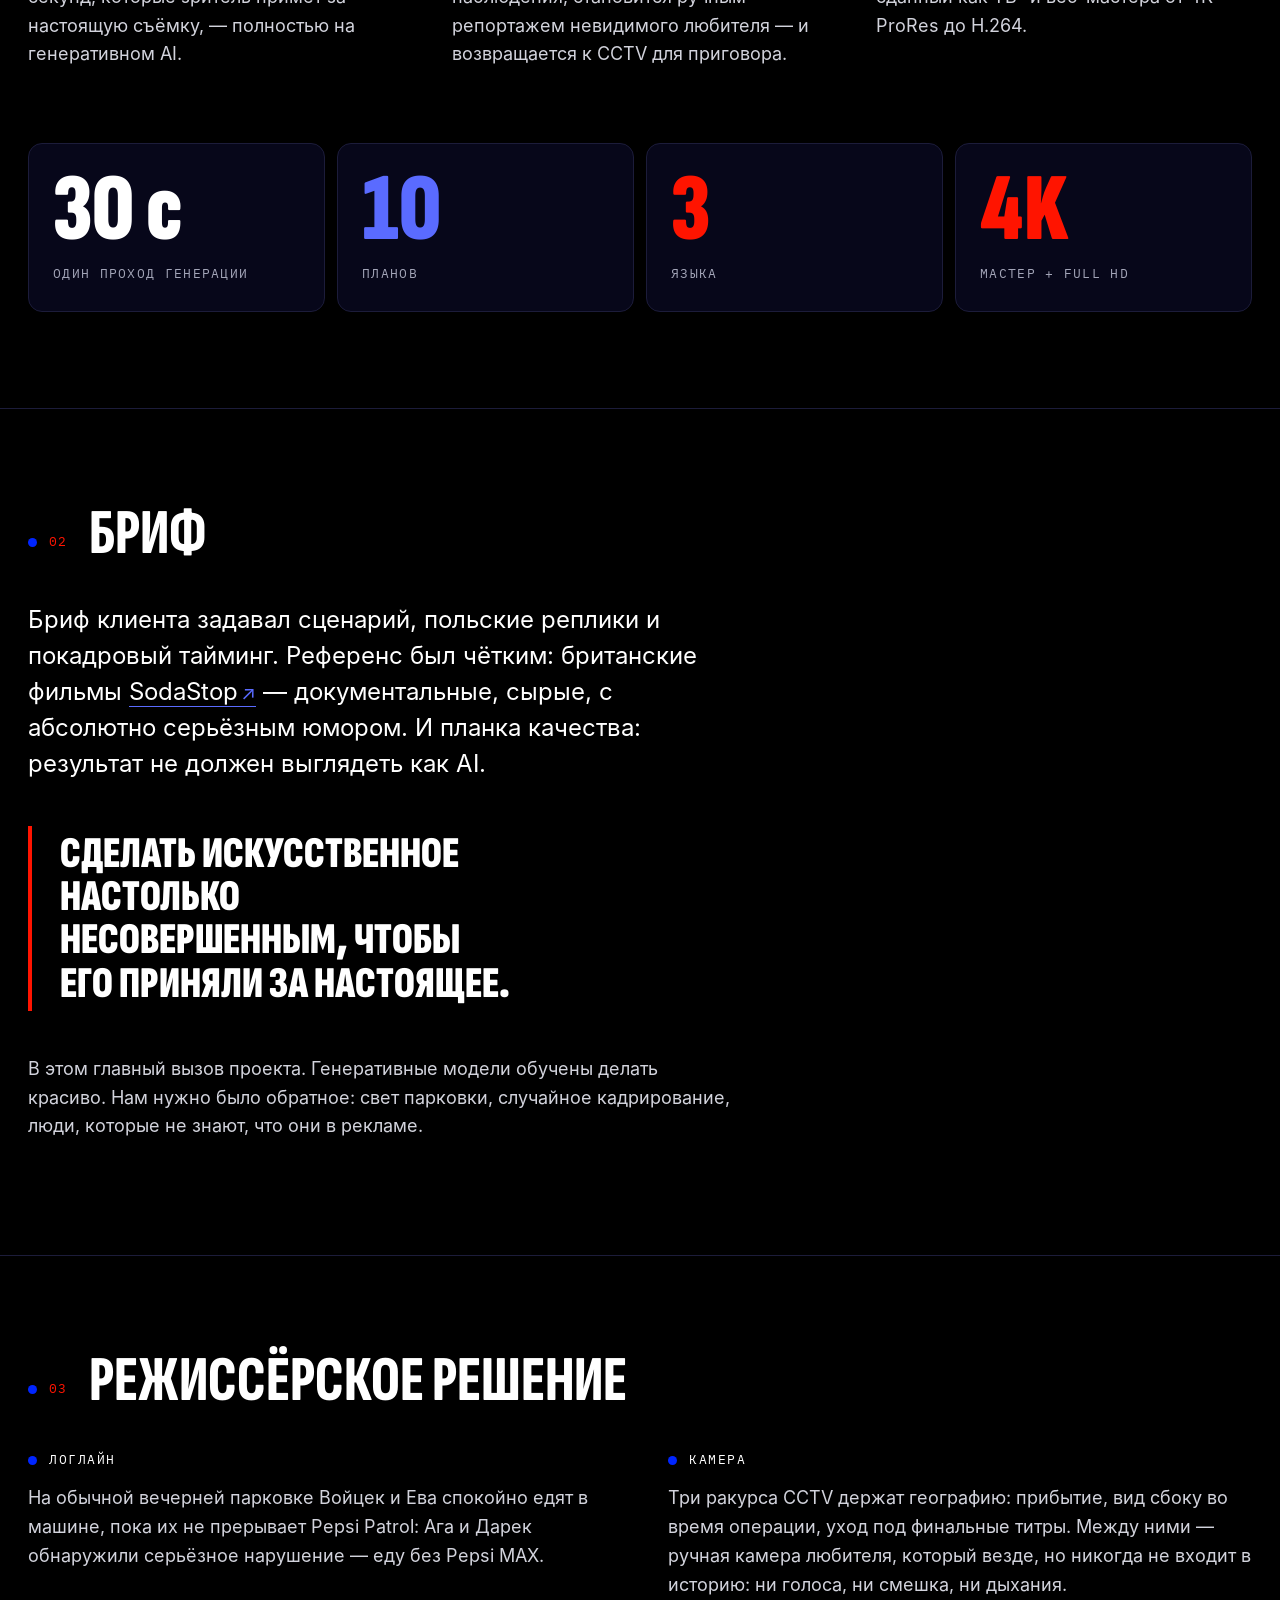
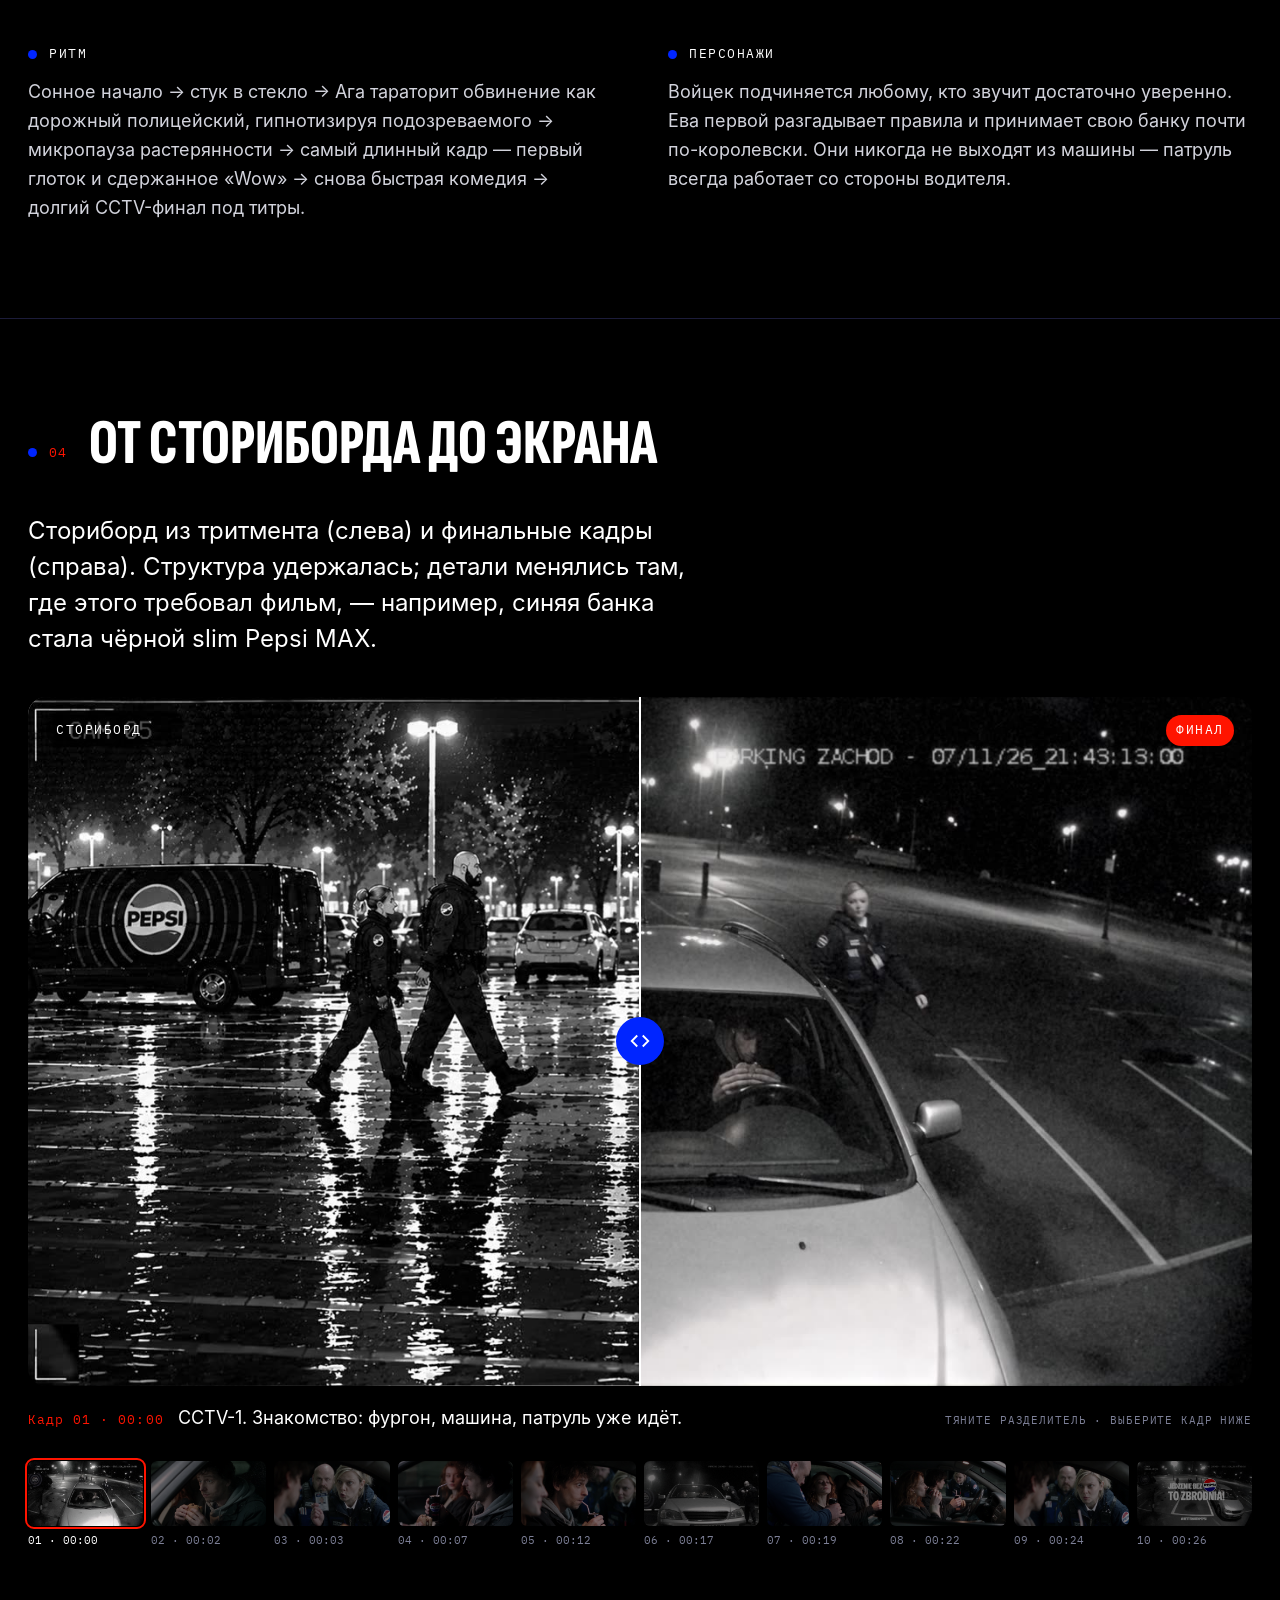
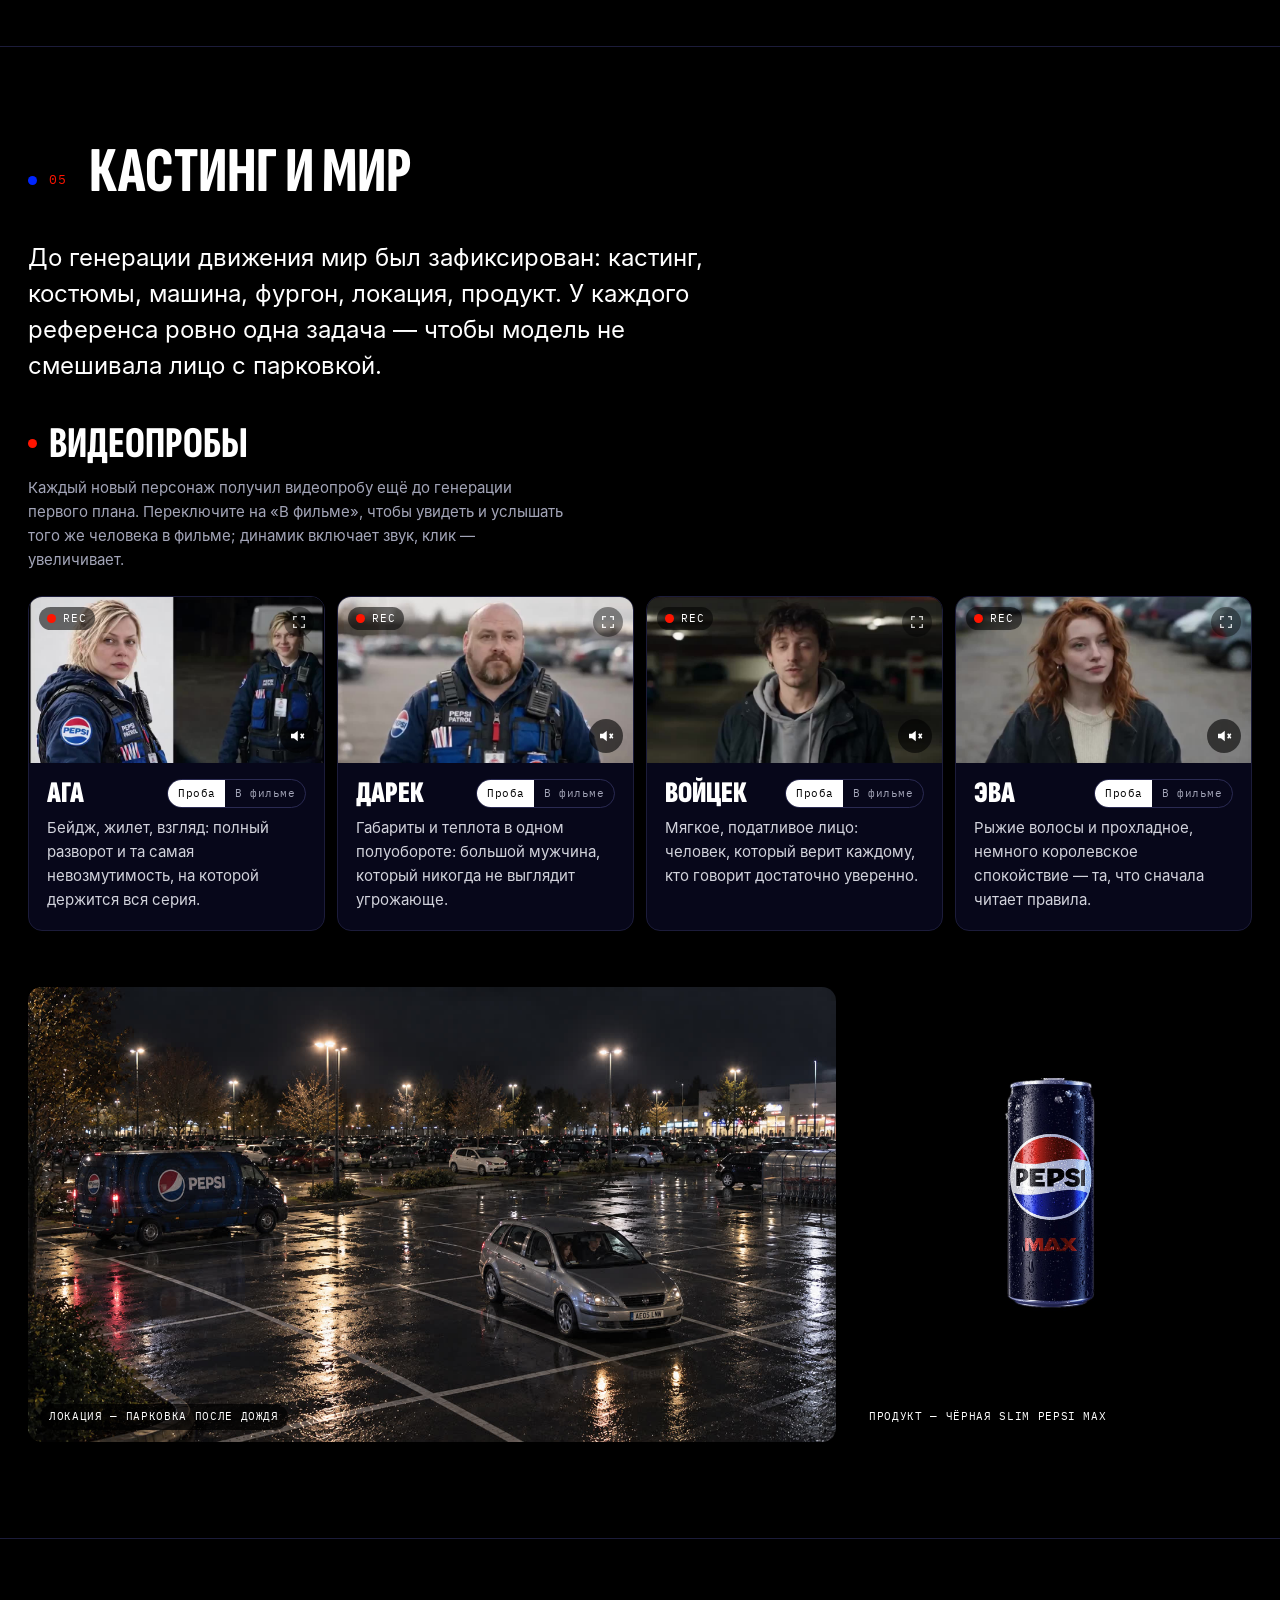
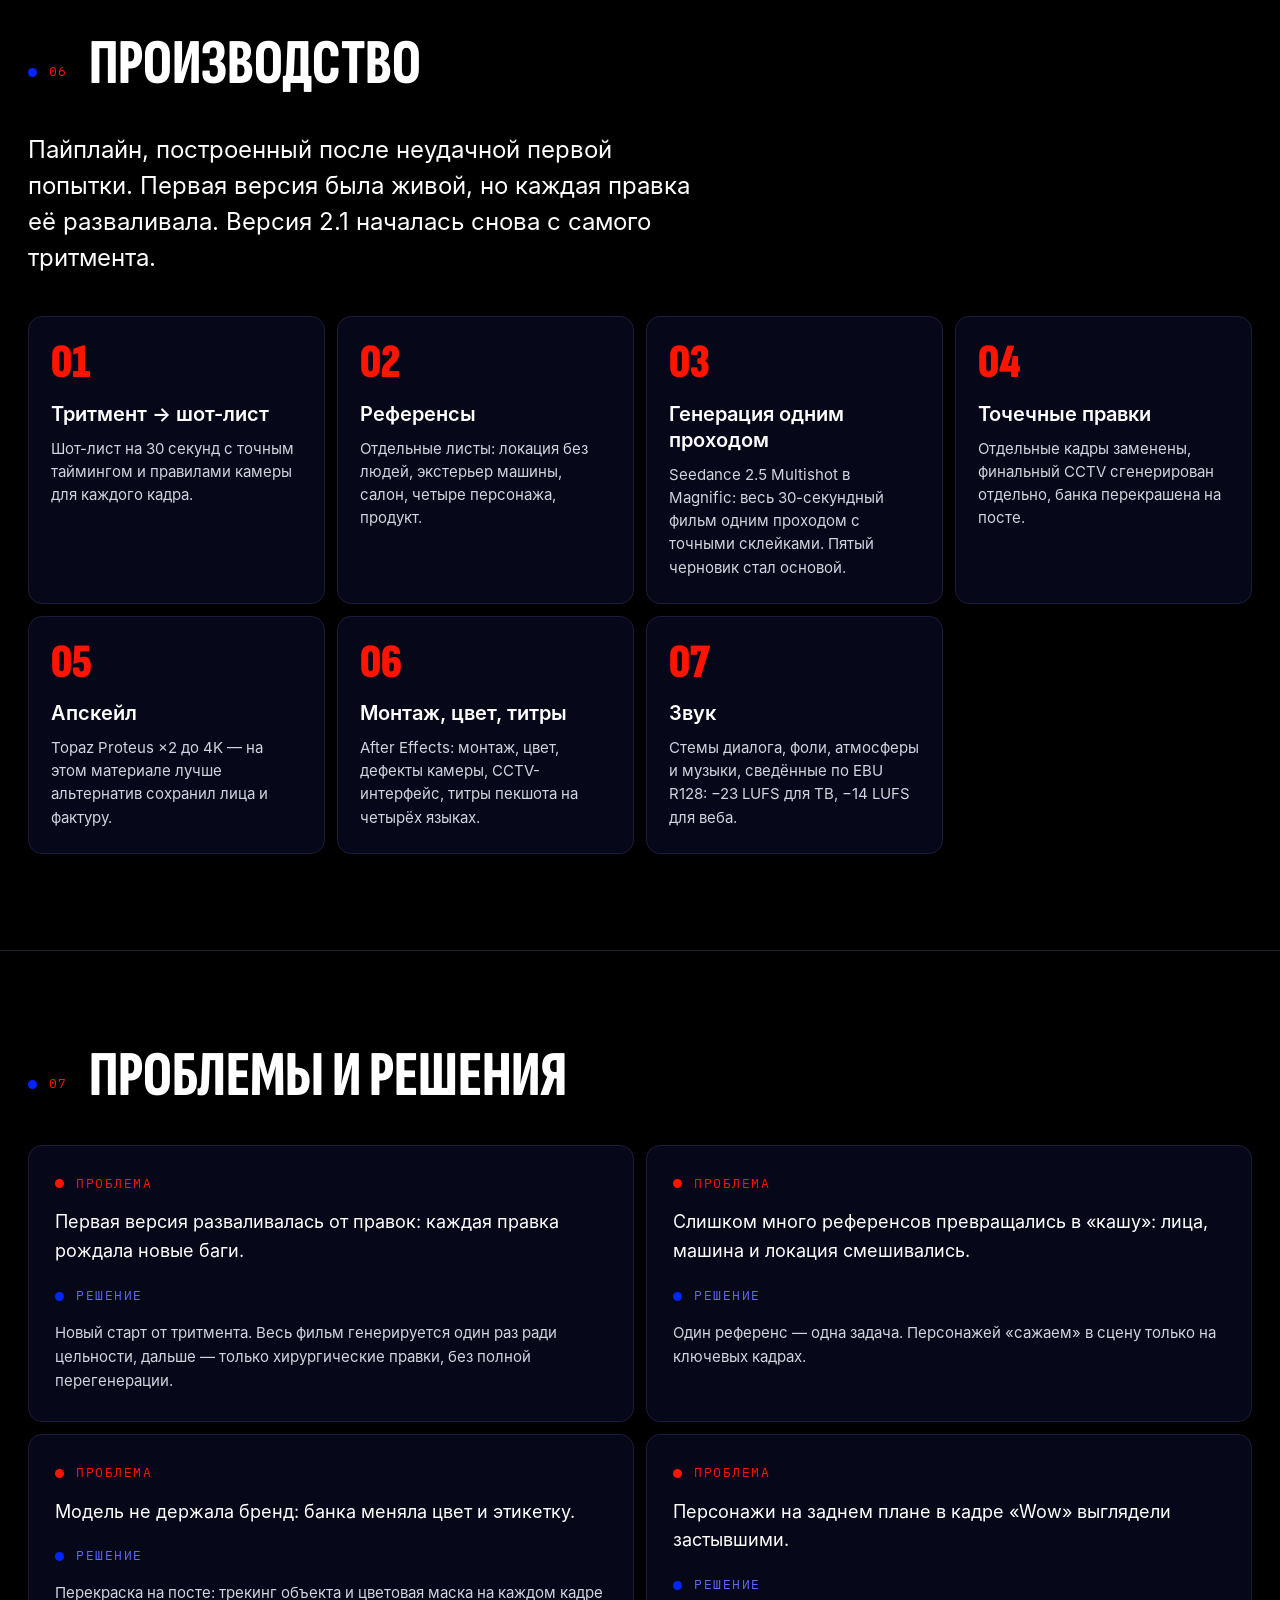
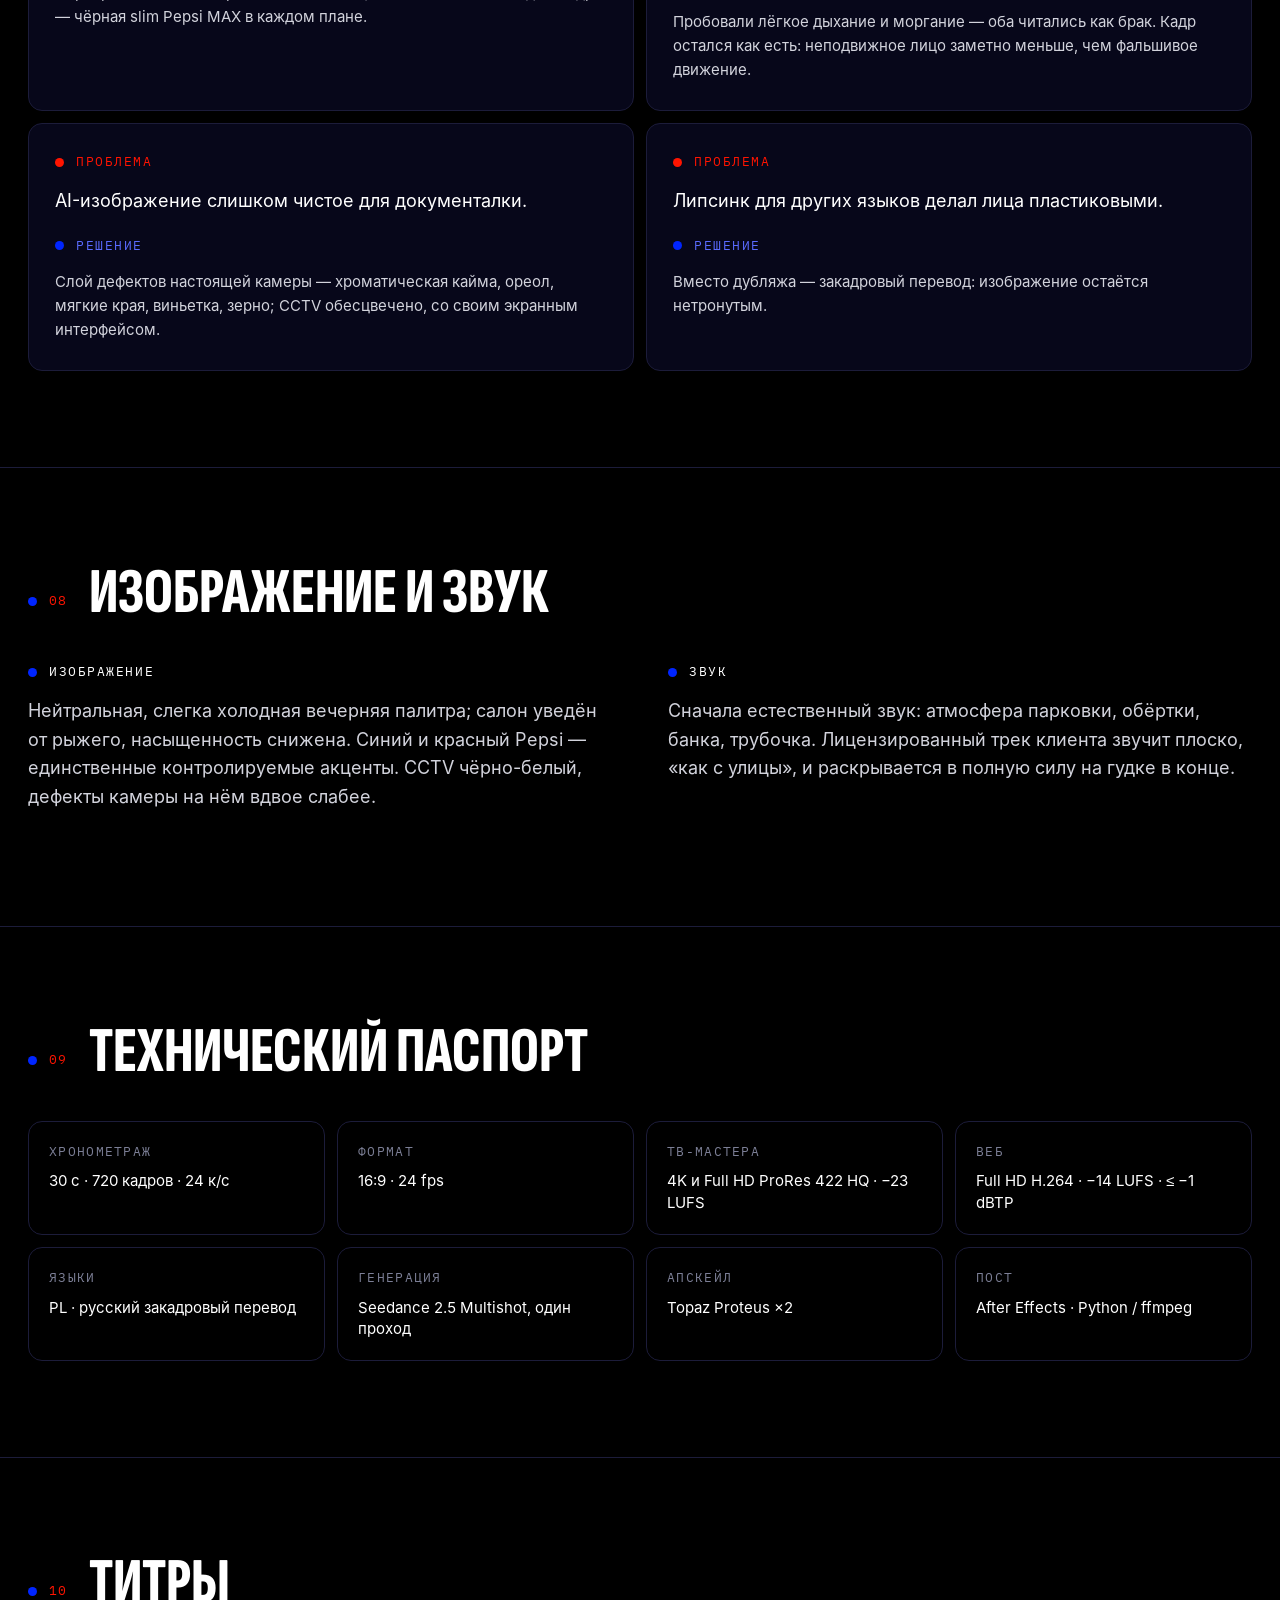
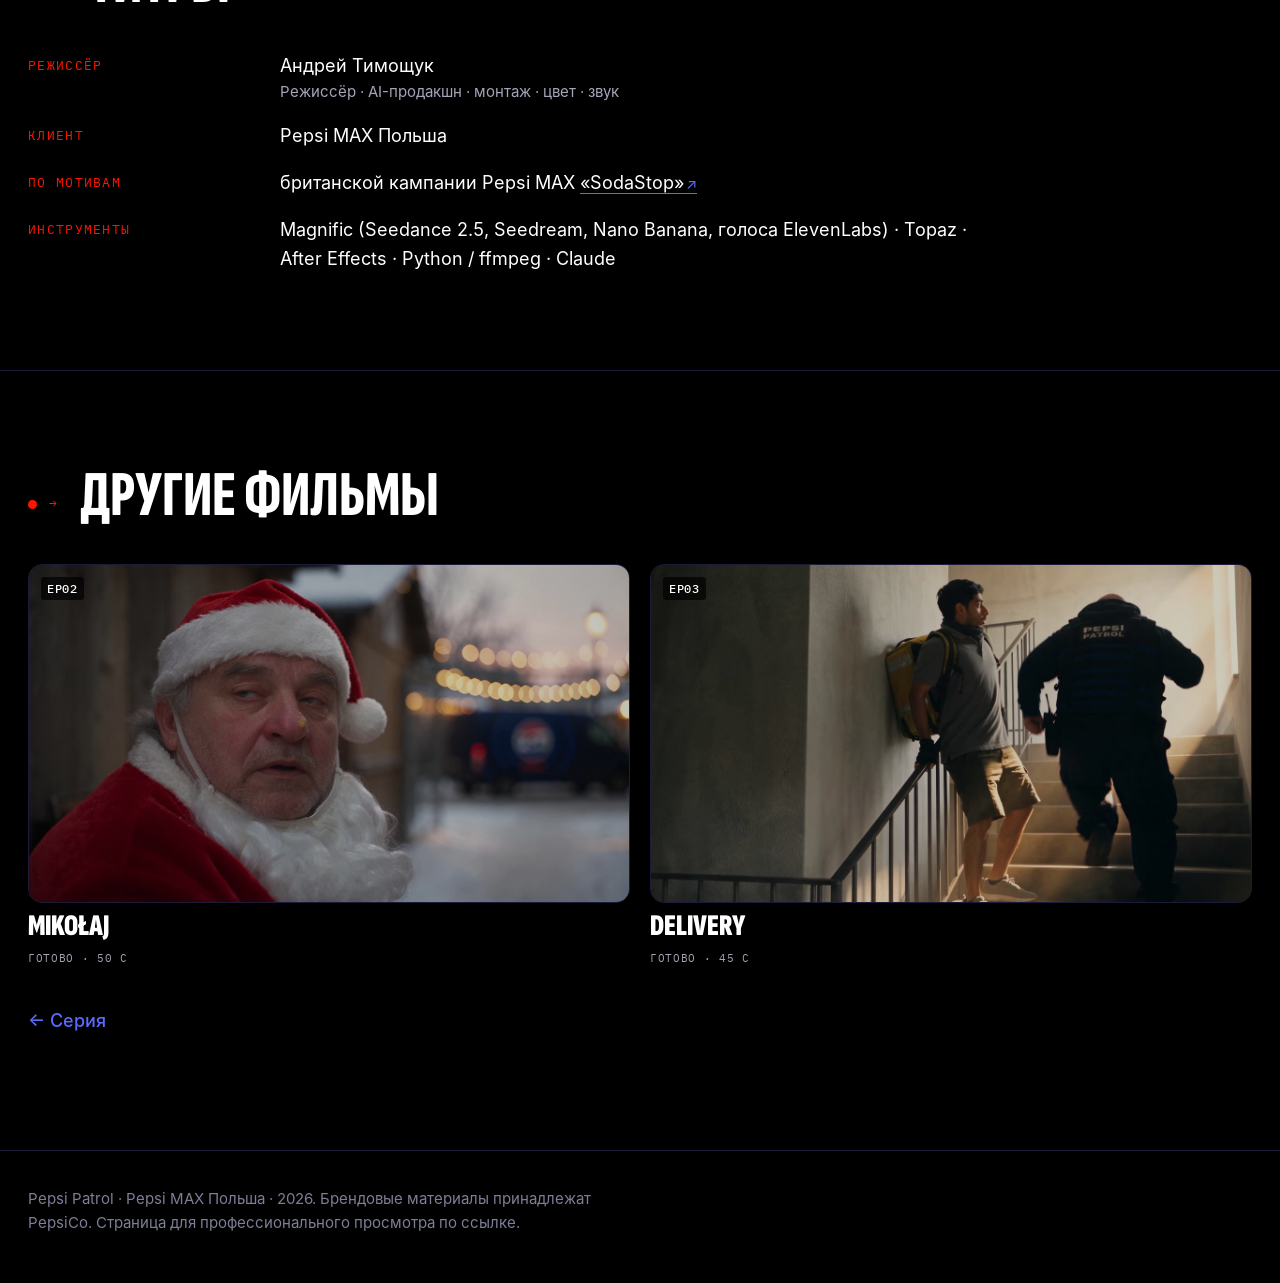
<file: sodastop/index.html>
<!doctype html>
<html lang="ru" data-lang="ru" data-one="1" data-title-ru="SodaStop — Pepsi Patrol EP01 · Кейс">
<head>
<meta charset="utf-8">
<meta name="viewport" content="width=device-width, initial-scale=1">
<meta name="robots" content="noindex, nofollow">
<meta name="theme-color" content="#000000">
<title>SodaStop — Pepsi Patrol EP01 · Кейс</title>
<meta property="og:title" content="SodaStop — Pepsi Patrol EP01 · Кейс">
<link rel="icon" href="../assets/img/favicon.svg" type="image/svg+xml">
<link rel="preload" href="../assets/fonts/SofiaSansExtraCondensed-var.woff" as="font" type="font/woff" crossorigin>
<link rel="preload" href="../assets/fonts/Inter-Regular.woff" as="font" type="font/woff" crossorigin>
<link rel="stylesheet" href="../assets/css/site.css">
</head>
<body>
<nav class="topbar"><div class="wrap topbar-in">
<div class="brand"><i class="rec" aria-hidden="true"></i><a href="../" data-keep>PEPSI PATROL</a> <span class="hide-s"><span class="sep">/</span> <span class="here">EP01 SODASTOP</span></span></div>
<div class="links"><a href="../#films"><span>Фильмы</span></a><a href="#film"><span>Фильм</span></a><a href="#storyboard"><span>От сториборда до экрана</span></a><a href="#credits"><span>Титры</span></a></div>

</div></nav>
<main>
<section class="case-head" id="film"><div class="wrap">
<div class="intro-head">
<div><p class="eyebrow"><a href="../" data-keep><span>← Серия</span></a> &nbsp;·&nbsp; <span>ЭПИЗОД 01 · ЕДА ВНЕ ДОМА · 30 с</span></p><h1 class="h1"><span class="w">Soda</span><span class="r">Stop</span></h1></div>
<p class="intro-sub">Ночная парковка. Пара ест бургеры в машине. Pepsi Patrol стучит в окно — есть без Pepsi MAX — серьёзное нарушение.</p>
</div>
<div class="player">
<div class="screen">
<video muted loop playsinline autoplay preload="auto" poster="../assets/img/final/poster.jpg" src="../assets/video/hero_sodastop.mp4"></video>
<div class="screen-ui"><button type="button" class="play big wave red" data-inline><span class="pi"><svg viewBox="0 0 24 24" aria-hidden="true"><path d="M8.5 5v14l12-7z" fill="currentColor"/></svg></span><span>Смотреть фильм</span> · 0:30</button></div>
</div>
<div class="ptabs" role="group"><button type="button" hidden data-yt="zz0Ch6yErC8" aria-pressed="true">RU<small><span>закадровый перевод</span></small></button><span class="sp"></span><a class="lb-yt" href="https://youtu.be/zz0Ch6yErC8" target="_blank" rel="noopener"><span>Открыть на YouTube ↗</span></a></div>
</div>
<div class="meta"><div><span class="k"><span>КЛИЕНТ</span></span><span class="v"><span>Pepsi MAX Польша</span></span></div><div><span class="k"><span>ХРОНОМЕТРАЖ</span></span><span class="v"><span>30 с · 10 планов</span></span></div><div><span class="k"><span>ВЕРСИИ</span></span><span class="v"><span>Русский закадровый перевод · оригинал на польском</span></span></div><div><span class="k"><span>МАСТЕР</span></span><span class="v"><span>4K и Full HD · 24p · ProRes 422 HQ</span></span></div><div><span class="k"><span>Режиссёр</span></span><span class="v"><span>Андрей Тимощук</span></span></div></div>
</div></section>
<nav class="chapters" aria-label="Chapters"><div class="wrap chapters-in"><a href="#overview" data-ch="overview"><span class="cn">01</span><span>Коротко</span></a><a href="#brief" data-ch="brief"><span class="cn">02</span><span>Бриф</span></a><a href="#solution" data-ch="solution"><span class="cn">03</span><span>Режиссёрское решение</span></a><a href="#storyboard" data-ch="storyboard"><span class="cn">04</span><span>От сториборда до экрана</span></a><a href="#world" data-ch="world"><span class="cn">05</span><span>Кастинг и мир</span></a><a href="#production" data-ch="production"><span class="cn">06</span><span>Производство</span></a><a href="#problems" data-ch="problems"><span class="cn">07</span><span>Проблемы и решения</span></a><a href="#look" data-ch="look"><span class="cn">08</span><span>Изображение и звук</span></a><a href="#tech" data-ch="tech"><span class="cn">09</span><span>Технический паспорт</span></a><a href="#credits" data-ch="credits"><span class="cn">10</span><span>Титры</span></a></div><span class="ch-prog"></span></nav>
<section id="overview"><div class="wrap"><header class="sec-head"><span class="sec-num"><i class="dot blue wave" aria-hidden="true"></i>01</span><h2 class="h2"><span>Коротко</span></h2></header>
<div class="three ov">
<div><h3 class="label"><i class="dot blue wave" aria-hidden="true"></i><span>Задача</span></h3><p>Адаптировать британский фильм «SodaStop» для Pepsi MAX Польша: 30 секунд, которые зритель примет за настоящую съёмку, — полностью на генеративном AI.</p></div>
<div><h3 class="label"><i class="dot blue wave" aria-hidden="true"></i><span>Решение</span></h3><p>CCTV превращается в кино. История начинается как запись камеры наблюдения, становится ручным репортажем невидимого любителя — и возвращается к CCTV для приговора.</p></div>
<div><h3 class="label"><i class="dot red wave" aria-hidden="true"></i><span>Результат</span></h3><p>Готовый 30-секундный фильм на польском с языковыми версиями, сданный как ТВ- и веб-мастера от 4K ProRes до H.264.</p></div></div>
<div class="kpis"><div class="kpi"><span class="num">30 с</span><span class="lbl">один проход генерации</span></div><div class="kpi"><span class="num">10</span><span class="lbl">планов</span></div><div class="kpi"><span class="num">3</span><span class="lbl">языка</span></div><div class="kpi"><span class="num">4K</span><span class="lbl">мастер + Full HD</span></div></div>
</div></section>
<section id="brief"><div class="wrap"><header class="sec-head"><span class="sec-num"><i class="dot blue wave" aria-hidden="true"></i>02</span><h2 class="h2"><span>Бриф</span></h2></header>
<p class="lead">Бриф клиента задавал сценарий, польские реплики и покадровый тайминг. Референс был чётким: британские фильмы <a class="ext" href="https://youtu.be/6yeG1YhLT0w" target="_blank" rel="noopener">SodaStop<span aria-hidden="true">↗</span></a> — документальные, сырые, с абсолютно серьёзным юмором. И планка качества: результат не должен выглядеть как AI.</p>
<blockquote class="pull"><p>Сделать искусственное настолько несовершенным, чтобы его приняли за настоящее.</p></blockquote>
<p>В этом главный вызов проекта. Генеративные модели обучены делать красиво. Нам нужно было обратное: свет парковки, случайное кадрирование, люди, которые не знают, что они в рекламе.</p>
</div></section>
<section id="solution"><div class="wrap"><header class="sec-head"><span class="sec-num"><i class="dot blue wave" aria-hidden="true"></i>03</span><h2 class="h2"><span>Режиссёрское решение</span></h2></header>
<div class="fields"><div class="field"><span class="label"><i class="dot blue" aria-hidden="true"></i><span>ЛОГЛАЙН</span></span><p>На обычной вечерней парковке Войцек и Ева спокойно едят в машине, пока их не прерывает Pepsi Patrol: Ага и Дарек обнаружили серьёзное нарушение — еду без Pepsi MAX.</p></div><div class="field"><span class="label"><i class="dot blue" aria-hidden="true"></i><span>КАМЕРА</span></span><p>Три ракурса CCTV держат географию: прибытие, вид сбоку во время операции, уход под финальные титры. Между ними — ручная камера любителя, который везде, но никогда не входит в историю: ни голоса, ни смешка, ни дыхания.</p></div><div class="field"><span class="label"><i class="dot blue" aria-hidden="true"></i><span>РИТМ</span></span><p>Сонное начало → стук в стекло → Ага тараторит обвинение как дорожный полицейский, гипнотизируя подозреваемого → микропауза растерянности → самый длинный кадр — первый глоток и сдержанное «Wow» → снова быстрая комедия → долгий CCTV-финал под титры.</p></div><div class="field"><span class="label"><i class="dot blue" aria-hidden="true"></i><span>ПЕРСОНАЖИ</span></span><p>Войцек подчиняется любому, кто звучит достаточно уверенно. Ева первой разгадывает правила и принимает свою банку почти по-королевски. Они никогда не выходят из машины — патруль всегда работает со стороны водителя.</p></div></div>
</div></section>
<section id="storyboard"><div class="wrap"><header class="sec-head"><span class="sec-num"><i class="dot blue wave" aria-hidden="true"></i>04</span><h2 class="h2"><span>От сториборда до экрана</span></h2></header>
<p class="lead">Сториборд из тритмента (слева) и финальные кадры (справа). Структура удержалась; детали менялись там, где этого требовал фильм, — например, синяя банка стала чёрной slim Pepsi MAX.</p>
<div class="cmp" style="--x:50%">
<img class="cmp-fin" src="../assets/img/final/f01.jpg" alt="">
<div class="cmp-sb"><img src="../assets/img/sb/image_01.jpg" alt=""></div>
<span class="cmp-l l"><span>СТОРИБОРД</span></span><span class="cmp-l rr"><span>ФИНАЛ</span></span>
<div class="cmp-bar"><span class="knob wave blue"><svg viewBox="0 0 24 24" aria-hidden="true"><path d="M9 6l-6 6 6 6M15 6l6 6-6 6" fill="none" stroke="currentColor" stroke-width="2"/></svg></span></div>
<input type="range" min="0" max="100" value="50" aria-label="Storyboard / final">
</div>
<div class="cmp-foot"><div class="caps"><p class="cap on" data-i="0"><span class="tc"><span>Кадр</span> 01 · 00:00</span><span>CCTV-1. Знакомство: фургон, машина, патруль уже идёт.</span></p><p class="cap" data-i="1"><span class="tc"><span>Кадр</span> 02 · 00:02</span><span>Войцек и Ева едят. Стук в стекло.</span></p><p class="cap" data-i="2"><span class="tc"><span>Кадр</span> 03 · 00:03</span><span>Ага показывает удостоверение и объявляет нарушение.</span></p><p class="cap" data-i="3"><span class="tc"><span>Кадр</span> 04 · 00:07</span><span>Банка с трубочкой — как алкотестер.</span></p><p class="cap" data-i="4"><span class="tc"><span>Кадр</span> 05 · 00:12</span><span>Первый глоток. «Wow».</span></p><p class="cap" data-i="5"><span class="tc"><span>Кадр</span> 06 · 00:17</span><span>CCTV-2. «Лучше, правда? Дарек, подойдёшь к даме?»</span></p><p class="cap" data-i="6"><span class="tc"><span>Кадр</span> 07 · 00:19</span><span>Дарек приносит Еве её банку.</span></p><p class="cap" data-i="7"><span class="tc"><span>Кадр</span> 08 · 00:22</span><span>«А вообще… вы из охраны?»</span></p><p class="cap" data-i="8"><span class="tc"><span>Кадр</span> 09 · 00:24</span><span>«Нет. Мы из Pepsi».</span></p><p class="cap" data-i="9"><span class="tc"><span>Кадр</span> 10 · 00:26</span><span>CCTV-3. Дело закрыто. Финальные титры.</span></p></div><span class="hint"><span>Тяните разделитель · выберите кадр ниже</span></span></div>
<div class="strip"><button type="button" class="st-it" data-sb="../assets/img/sb/image_01.jpg" data-fin="../assets/img/final/f01.jpg" data-i="0" aria-pressed="true"><img src="../assets/img/final/f01.jpg" alt="" loading="lazy"><span>01 · 00:00</span></button><button type="button" class="st-it" data-sb="../assets/img/sb/image_02.jpg" data-fin="../assets/img/final/f02.jpg" data-i="1" aria-pressed="false"><img src="../assets/img/final/f02.jpg" alt="" loading="lazy"><span>02 · 00:02</span></button><button type="button" class="st-it" data-sb="../assets/img/sb/image_04.jpg" data-fin="../assets/img/final/f03.jpg" data-i="2" aria-pressed="false"><img src="../assets/img/final/f03.jpg" alt="" loading="lazy"><span>03 · 00:03</span></button><button type="button" class="st-it" data-sb="../assets/img/sb/image_05.jpg" data-fin="../assets/img/final/f04.jpg" data-i="3" aria-pressed="false"><img src="../assets/img/final/f04.jpg" alt="" loading="lazy"><span>04 · 00:07</span></button><button type="button" class="st-it" data-sb="../assets/img/sb/image_07.jpg" data-fin="../assets/img/final/f05.jpg" data-i="4" aria-pressed="false"><img src="../assets/img/final/f05.jpg" alt="" loading="lazy"><span>05 · 00:12</span></button><button type="button" class="st-it" data-sb="../assets/img/sb/image_09.jpg" data-fin="../assets/img/final/f06.jpg" data-i="5" aria-pressed="false"><img src="../assets/img/final/f06.jpg" alt="" loading="lazy"><span>06 · 00:17</span></button><button type="button" class="st-it" data-sb="../assets/img/sb/image_10.jpg" data-fin="../assets/img/final/f07.jpg" data-i="6" aria-pressed="false"><img src="../assets/img/final/f07.jpg" alt="" loading="lazy"><span>07 · 00:19</span></button><button type="button" class="st-it" data-sb="../assets/img/sb/image_11.jpg" data-fin="../assets/img/final/f08.jpg" data-i="7" aria-pressed="false"><img src="../assets/img/final/f08.jpg" alt="" loading="lazy"><span>08 · 00:22</span></button><button type="button" class="st-it" data-sb="../assets/img/sb/image_12.jpg" data-fin="../assets/img/final/f09.jpg" data-i="8" aria-pressed="false"><img src="../assets/img/final/f09.jpg" alt="" loading="lazy"><span>09 · 00:24</span></button><button type="button" class="st-it" data-sb="../assets/img/sb/image_14.jpg" data-fin="../assets/img/final/f10.jpg" data-i="9" aria-pressed="false"><img src="../assets/img/final/f10.jpg" alt="" loading="lazy"><span>10 · 00:26</span></button></div>
</div></section>
<section id="world"><div class="wrap"><header class="sec-head"><span class="sec-num"><i class="dot blue wave" aria-hidden="true"></i>05</span><h2 class="h2"><span>Кастинг и мир</span></h2></header>
<p class="lead">До генерации движения мир был зафиксирован: кастинг, костюмы, машина, фургон, локация, продукт. У каждого референса ровно одна задача — чтобы модель не смешивала лицо с парковкой.</p><h3 class="sub-h"><i class="dot red wave" aria-hidden="true"></i><span>Видеопробы</span></h3><p class="small tests-lead">Каждый новый персонаж получил видеопробу ещё до генерации первого плана. Переключите на «В фильме», чтобы увидеть и услышать того же человека в фильме; динамик включает звук, клик — увеличивает.</p><div class="tests"><figure class="tt" data-name="Ага"><button type="button" class="tt-m" aria-label="Open">
<video class="tt-v" muted loop playsinline preload="none" poster="../assets/img/ss/test_aga.jpg" data-src="../assets/img/ss/test_aga.mp4"></video>
<video class="tt-fv" muted loop playsinline preload="none" poster="../assets/img/ss/film_aga.jpg" data-src="../assets/img/ss/film_aga.mp4"></video>
<span class="tt-rec"><i class="dot red wave" aria-hidden="true"></i>REC</span><span class="tt-snd" role="button" tabindex="0" aria-label="Sound" aria-pressed="false"><svg class="off" viewBox="0 0 24 24"><path d="M4 9h4l5-4v14l-5-4H4z" fill="currentColor"/><path d="M17 9l4 6M21 9l-4 6" stroke="currentColor" stroke-width="2"/></svg><svg class="on" viewBox="0 0 24 24"><path d="M4 9h4l5-4v14l-5-4H4z" fill="currentColor"/><path d="M16.5 8.5a5 5 0 0 1 0 7M19 6a8.5 8.5 0 0 1 0 12" fill="none" stroke="currentColor" stroke-width="2"/></svg></span><span class="tt-zoom" aria-hidden="true"><svg viewBox="0 0 24 24"><path d="M4 9V4h5M20 9V4h-5M4 15v5h5M20 15v5h-5" fill="none" stroke="currentColor" stroke-width="2"/></svg></span></button>
<figcaption><span class="tt-top"><span class="tt-name"><span>Ага</span></span><span class="tt-sw" role="group"><button type="button" aria-pressed="true" data-m="v"><span>Проба</span></button><button type="button" aria-pressed="false" data-m="f"><span>В фильме</span></button></span></span><p>Бейдж, жилет, взгляд: полный разворот и та самая невозмутимость, на которой держится вся серия.</p></figcaption></figure><figure class="tt" data-name="Дарек"><button type="button" class="tt-m" aria-label="Open">
<video class="tt-v" muted loop playsinline preload="none" poster="../assets/img/ss/test_darek.jpg" data-src="../assets/img/ss/test_darek.mp4"></video>
<video class="tt-fv" muted loop playsinline preload="none" poster="../assets/img/ss/film_darek.jpg" data-src="../assets/img/ss/film_darek.mp4"></video>
<span class="tt-rec"><i class="dot red wave" aria-hidden="true"></i>REC</span><span class="tt-snd" role="button" tabindex="0" aria-label="Sound" aria-pressed="false"><svg class="off" viewBox="0 0 24 24"><path d="M4 9h4l5-4v14l-5-4H4z" fill="currentColor"/><path d="M17 9l4 6M21 9l-4 6" stroke="currentColor" stroke-width="2"/></svg><svg class="on" viewBox="0 0 24 24"><path d="M4 9h4l5-4v14l-5-4H4z" fill="currentColor"/><path d="M16.5 8.5a5 5 0 0 1 0 7M19 6a8.5 8.5 0 0 1 0 12" fill="none" stroke="currentColor" stroke-width="2"/></svg></span><span class="tt-zoom" aria-hidden="true"><svg viewBox="0 0 24 24"><path d="M4 9V4h5M20 9V4h-5M4 15v5h5M20 15v5h-5" fill="none" stroke="currentColor" stroke-width="2"/></svg></span></button>
<figcaption><span class="tt-top"><span class="tt-name"><span>Дарек</span></span><span class="tt-sw" role="group"><button type="button" aria-pressed="true" data-m="v"><span>Проба</span></button><button type="button" aria-pressed="false" data-m="f"><span>В фильме</span></button></span></span><p>Габариты и теплота в одном полуобороте: большой мужчина, который никогда не выглядит угрожающе.</p></figcaption></figure><figure class="tt" data-name="Войцек"><button type="button" class="tt-m" aria-label="Open">
<video class="tt-v" muted loop playsinline preload="none" poster="../assets/img/ss/test_woj.jpg" data-src="../assets/img/ss/test_woj.mp4"></video>
<video class="tt-fv" muted loop playsinline preload="none" poster="../assets/img/ss/film_woj.jpg" data-src="../assets/img/ss/film_woj.mp4"></video>
<span class="tt-rec"><i class="dot red wave" aria-hidden="true"></i>REC</span><span class="tt-snd" role="button" tabindex="0" aria-label="Sound" aria-pressed="false"><svg class="off" viewBox="0 0 24 24"><path d="M4 9h4l5-4v14l-5-4H4z" fill="currentColor"/><path d="M17 9l4 6M21 9l-4 6" stroke="currentColor" stroke-width="2"/></svg><svg class="on" viewBox="0 0 24 24"><path d="M4 9h4l5-4v14l-5-4H4z" fill="currentColor"/><path d="M16.5 8.5a5 5 0 0 1 0 7M19 6a8.5 8.5 0 0 1 0 12" fill="none" stroke="currentColor" stroke-width="2"/></svg></span><span class="tt-zoom" aria-hidden="true"><svg viewBox="0 0 24 24"><path d="M4 9V4h5M20 9V4h-5M4 15v5h5M20 15v5h-5" fill="none" stroke="currentColor" stroke-width="2"/></svg></span></button>
<figcaption><span class="tt-top"><span class="tt-name"><span>Войцек</span></span><span class="tt-sw" role="group"><button type="button" aria-pressed="true" data-m="v"><span>Проба</span></button><button type="button" aria-pressed="false" data-m="f"><span>В фильме</span></button></span></span><p>Мягкое, податливое лицо: человек, который верит каждому, кто говорит достаточно уверенно.</p></figcaption></figure><figure class="tt" data-name="Эва"><button type="button" class="tt-m" aria-label="Open">
<video class="tt-v" muted loop playsinline preload="none" poster="../assets/img/ss/test_ewa.jpg" data-src="../assets/img/ss/test_ewa.mp4"></video>
<video class="tt-fv" muted loop playsinline preload="none" poster="../assets/img/ss/film_ewa.jpg" data-src="../assets/img/ss/film_ewa.mp4"></video>
<span class="tt-rec"><i class="dot red wave" aria-hidden="true"></i>REC</span><span class="tt-snd" role="button" tabindex="0" aria-label="Sound" aria-pressed="false"><svg class="off" viewBox="0 0 24 24"><path d="M4 9h4l5-4v14l-5-4H4z" fill="currentColor"/><path d="M17 9l4 6M21 9l-4 6" stroke="currentColor" stroke-width="2"/></svg><svg class="on" viewBox="0 0 24 24"><path d="M4 9h4l5-4v14l-5-4H4z" fill="currentColor"/><path d="M16.5 8.5a5 5 0 0 1 0 7M19 6a8.5 8.5 0 0 1 0 12" fill="none" stroke="currentColor" stroke-width="2"/></svg></span><span class="tt-zoom" aria-hidden="true"><svg viewBox="0 0 24 24"><path d="M4 9V4h5M20 9V4h-5M4 15v5h5M20 15v5h-5" fill="none" stroke="currentColor" stroke-width="2"/></svg></span></button>
<figcaption><span class="tt-top"><span class="tt-name"><span>Эва</span></span><span class="tt-sw" role="group"><button type="button" aria-pressed="true" data-m="v"><span>Проба</span></button><button type="button" aria-pressed="false" data-m="f"><span>В фильме</span></button></span></span><p>Рыжие волосы и прохладное, немного королевское спокойствие — та, что сначала читает правила.</p></figcaption></figure></div><div class="gal gal2"><figure class="g-loc"><img src="../assets/img/cast/location.jpg" alt="" loading="lazy"><figcaption><span>Локация — парковка после дождя</span></figcaption></figure><figure class="g-prod"><img src="../assets/img/cast/can_black.jpg" alt="" loading="lazy"><figcaption><span>Продукт — чёрная slim Pepsi MAX</span></figcaption></figure></div>
</div></section>
<section id="production"><div class="wrap"><header class="sec-head"><span class="sec-num"><i class="dot blue wave" aria-hidden="true"></i>06</span><h2 class="h2"><span>Производство</span></h2></header>
<p class="lead">Пайплайн, построенный после неудачной первой попытки. Первая версия была живой, но каждая правка её разваливала. Версия 2.1 началась снова с самого тритмента.</p><ol class="steps"><li class="step"><span class="step-n">01</span><h3 class="h4">Тритмент → шот-лист</h3><p>Шот-лист на 30 секунд с точным таймингом и правилами камеры для каждого кадра.</p></li><li class="step"><span class="step-n">02</span><h3 class="h4">Референсы</h3><p>Отдельные листы: локация без людей, экстерьер машины, салон, четыре персонажа, продукт.</p></li><li class="step"><span class="step-n">03</span><h3 class="h4">Генерация одним проходом</h3><p>Seedance 2.5 Multishot в Magnific: весь 30-секундный фильм одним проходом с точными склейками. Пятый черновик стал основой.</p></li><li class="step"><span class="step-n">04</span><h3 class="h4">Точечные правки</h3><p>Отдельные кадры заменены, финальный CCTV сгенерирован отдельно, банка перекрашена на посте.</p></li><li class="step"><span class="step-n">05</span><h3 class="h4">Апскейл</h3><p>Topaz Proteus ×2 до 4K — на этом материале лучше альтернатив сохранил лица и фактуру.</p></li><li class="step"><span class="step-n">06</span><h3 class="h4">Монтаж, цвет, титры</h3><p>After Effects: монтаж, цвет, дефекты камеры, CCTV-интерфейс, титры пекшота на четырёх языках.</p></li><li class="step"><span class="step-n">07</span><h3 class="h4">Звук</h3><p>Стемы диалога, фоли, атмосферы и музыки, сведённые по EBU R128: −23 LUFS для ТВ, −14 LUFS для веба.</p></li></ol>
</div></section>
<section id="problems"><div class="wrap"><header class="sec-head"><span class="sec-num"><i class="dot blue wave" aria-hidden="true"></i>07</span><h2 class="h2"><span>Проблемы и решения</span></h2></header>
<div class="probs"><div class="pb"><span class="label q"><i class="dot red" aria-hidden="true"></i><span>ПРОБЛЕМА</span></span><p class="qt">Первая версия разваливалась от правок: каждая правка рождала новые баги.</p><span class="label a"><i class="dot blue" aria-hidden="true"></i><span>РЕШЕНИЕ</span></span><p class="at">Новый старт от тритмента. Весь фильм генерируется один раз ради цельности, дальше — только хирургические правки, без полной перегенерации.</p></div><div class="pb"><span class="label q"><i class="dot red" aria-hidden="true"></i><span>ПРОБЛЕМА</span></span><p class="qt">Слишком много референсов превращались в «кашу»: лица, машина и локация смешивались.</p><span class="label a"><i class="dot blue" aria-hidden="true"></i><span>РЕШЕНИЕ</span></span><p class="at">Один референс — одна задача. Персонажей «сажаем» в сцену только на ключевых кадрах.</p></div><div class="pb"><span class="label q"><i class="dot red" aria-hidden="true"></i><span>ПРОБЛЕМА</span></span><p class="qt">Модель не держала бренд: банка меняла цвет и этикетку.</p><span class="label a"><i class="dot blue" aria-hidden="true"></i><span>РЕШЕНИЕ</span></span><p class="at">Перекраска на посте: трекинг объекта и цветовая маска на каждом кадре — чёрная slim Pepsi MAX в каждом плане.</p></div><div class="pb"><span class="label q"><i class="dot red" aria-hidden="true"></i><span>ПРОБЛЕМА</span></span><p class="qt">Персонажи на заднем плане в кадре «Wow» выглядели застывшими.</p><span class="label a"><i class="dot blue" aria-hidden="true"></i><span>РЕШЕНИЕ</span></span><p class="at">Пробовали лёгкое дыхание и моргание — оба читались как брак. Кадр остался как есть: неподвижное лицо заметно меньше, чем фальшивое движение.</p></div><div class="pb"><span class="label q"><i class="dot red" aria-hidden="true"></i><span>ПРОБЛЕМА</span></span><p class="qt">AI-изображение слишком чистое для документалки.</p><span class="label a"><i class="dot blue" aria-hidden="true"></i><span>РЕШЕНИЕ</span></span><p class="at">Слой дефектов настоящей камеры — хроматическая кайма, ореол, мягкие края, виньетка, зерно; CCTV обесцвечено, со своим экранным интерфейсом.</p></div><div class="pb"><span class="label q"><i class="dot red" aria-hidden="true"></i><span>ПРОБЛЕМА</span></span><p class="qt">Липсинк для других языков делал лица пластиковыми.</p><span class="label a"><i class="dot blue" aria-hidden="true"></i><span>РЕШЕНИЕ</span></span><p class="at">Вместо дубляжа — закадровый перевод: изображение остаётся нетронутым.</p></div></div>
</div></section>
<section id="look"><div class="wrap"><header class="sec-head"><span class="sec-num"><i class="dot blue wave" aria-hidden="true"></i>08</span><h2 class="h2"><span>Изображение и звук</span></h2></header>
<div class="two"><div><span class="label"><i class="dot blue" aria-hidden="true"></i><span>ИЗОБРАЖЕНИЕ</span></span><p>Нейтральная, слегка холодная вечерняя палитра; салон уведён от рыжего, насыщенность снижена. Синий и красный Pepsi — единственные контролируемые акценты. CCTV чёрно-белый, дефекты камеры на нём вдвое слабее.</p></div>
<div><span class="label"><i class="dot blue" aria-hidden="true"></i><span>ЗВУК</span></span><p>Сначала естественный звук: атмосфера парковки, обёртки, банка, трубочка. Лицензированный трек клиента звучит плоско, «как с улицы», и раскрывается в полную силу на гудке в конце.</p></div></div>
</div></section>
<section id="tech"><div class="wrap"><header class="sec-head"><span class="sec-num"><i class="dot blue wave" aria-hidden="true"></i>09</span><h2 class="h2"><span>Технический паспорт</span></h2></header>
<div class="tech"><div><span class="k"><span>ХРОНОМЕТРАЖ</span></span><span class="v"><span>30 с · 720 кадров · 24 к/с</span></span></div><div><span class="k"><span>ФОРМАТ</span></span><span class="v"><span>16:9 · 24 fps</span></span></div><div><span class="k"><span>ТВ-МАСТЕРА</span></span><span class="v"><span>4K и Full HD ProRes 422 HQ · −23 LUFS</span></span></div><div><span class="k"><span>ВЕБ</span></span><span class="v"><span>Full HD H.264 · −14 LUFS · ≤ −1 dBTP</span></span></div><div><span class="k"><span>ЯЗЫКИ</span></span><span class="v"><span>PL · русский закадровый перевод</span></span></div><div><span class="k"><span>ГЕНЕРАЦИЯ</span></span><span class="v"><span>Seedance 2.5 Multishot, один проход</span></span></div><div><span class="k"><span>АПСКЕЙЛ</span></span><span class="v"><span>Topaz Proteus ×2</span></span></div><div><span class="k"><span>ПОСТ</span></span><span class="v"><span>After Effects · Python / ffmpeg</span></span></div></div>
</div></section>
<section id="credits"><div class="wrap"><header class="sec-head"><span class="sec-num"><i class="dot blue wave" aria-hidden="true"></i>10</span><h2 class="h2"><span>Титры</span></h2></header>
<dl class="credits">
<dt><span>Режиссёр</span></dt><dd><span>Андрей Тимощук</span><small><span>Режиссёр · AI-продакшн · монтаж · цвет · звук</span></small></dd>
<dt><span>КЛИЕНТ</span></dt><dd><span>Pepsi MAX Польша</span></dd>
<dt><span>По мотивам</span></dt><dd><span>британской кампании Pepsi MAX <a class="ext" href="https://youtu.be/6yeG1YhLT0w" target="_blank" rel="noopener">«SodaStop»<span aria-hidden="true">↗</span></a></span></dd>
<dt><span>Инструменты</span></dt><dd><span>Magnific (Seedance 2.5, Seedream, Nano Banana, голоса ElevenLabs) · Topaz · After Effects · Python / ffmpeg · Claude</span></dd>
</dl>
</div></section>
<section class="others"><div class="wrap">
<header class="sec-head"><span class="sec-num"><i class="dot red wave" aria-hidden="true"></i>→</span><h2 class="h2"><span>Другие фильмы</span></h2></header>
<div class="oth"><a class="oth-it" href="../mikolaj/" data-keep><span class="oth-m"><img src="../assets/img/ep2/mk_12.6.jpg" alt="" loading="lazy"><span class="reel-n">EP02</span></span><span class="oth-t"><span>Mikołaj</span></span><span class="oth-s"><span>ГОТОВО · 50 с</span></span></a><a class="oth-it" href="../delivery/" data-keep><span class="oth-m"><img src="../assets/img/dl/thumb.jpg" alt="" loading="lazy"><span class="reel-n">EP03</span></span><span class="oth-t"><span>Delivery</span></span><span class="oth-s"><span>ГОТОВО · 45 с</span></span></a></div>
<p class="back"><a href="../" data-keep><span>← Серия</span></a></p>
</div></section>
</main>
<div class="lb tv" id="tv" hidden role="dialog" aria-modal="true"><div class="lb-in"><div class="lb-top"><span class="lb-title tv-name"></span><div class="lb-tabs tv-sw"><button type="button" data-m="v" aria-pressed="true"><span>Проба</span></button><button type="button" data-m="f" aria-pressed="false"><span>В фильме</span></button></div><span class="sp"></span><button type="button" class="lb-x" aria-label="Close">✕</button></div><div class="lb-screen"></div><p class="lb-note tv-note"></p></div></div>
<footer><div class="wrap"><p>Pepsi Patrol · Pepsi MAX Польша · 2026. Брендовые материалы принадлежат PepsiCo. Страница для профессионального просмотра по ссылке.</p></div></footer>
<script src="../assets/js/site.js"></script>
</body></html>
</file>
<file: assets/css/site.css>
@font-face{font-family:'Sofia Sans Extra Condensed';src:url(../fonts/SofiaSansExtraCondensed-var.woff) format('woff');font-weight:100 900;font-display:swap}
@font-face{font-family:'Inter';src:url(../fonts/Inter-Regular.woff) format('woff');font-weight:400;font-display:swap}
@font-face{font-family:'Inter';src:url(../fonts/Inter-Medium.woff) format('woff');font-weight:500;font-display:swap}
@font-face{font-family:'Inter';src:url(../fonts/Inter-SemiBold.woff) format('woff');font-weight:600 700;font-display:swap}
@font-face{font-family:'IBM Plex Mono';src:url(../fonts/IBMPlexMono-Regular.woff) format('woff');font-weight:400;font-display:swap}
@font-face{font-family:'IBM Plex Mono';src:url(../fonts/IBMPlexMono-Medium.woff) format('woff');font-weight:500 600;font-display:swap}

/* ============ PALETTE (Pepsi) ============ */
:root{
  --bg:#000; --panel:#07071A; --panel2:#0B0B24; --line:#1C1C3A; --line2:#2A2A52;
  --text:#FFFFFF; --body:#D2D3DC; --dim:#A3A5B8; --dim2:#7C7F96;
  --blue:#0025FF; --blue-hi:#5A6BFF; --globe:#0E0E96; --red:#FF1400;
  --display:'Sofia Sans Extra Condensed','Arial Narrow',Arial,sans-serif;
  --sans:'Inter',Arial,'Helvetica Neue',sans-serif;
  --mono:'IBM Plex Mono',ui-monospace,monospace;
  color-scheme:dark;

/* ============ TYPE SCALE — desktop px (mobile below) ============ */
  --fs-h1:136px;      /* PEPSI PATROL / SODASTOP */
  --fs-ep:88px;       /* film title on the big screen */
  --fs-h2:64px;       /* section titles */
  --fs-h3:44px;       /* Aga / Darek, quotes in Sofia */
  --fs-h4:20px;       /* card titles (Inter semibold) */
  --fs-quote:44px;    /* pull quotes */
  --fs-kpi:96px;      /* big numbers */
  --fs-lead:24px;     /* intro & section leads */
  --fs-body:18px;     /* body text */
  --fs-small:15px;    /* captions, notes */
  --fs-label:13px;    /* mono labels, status, timecodes */
  --fs-nav:14px;      /* top menu */
  --fs-btn:15px;      /* buttons */
  --fs-reel:30px;     /* film titles in the side list */
}
@media (max-width:760px){:root{
  --fs-h1:68px; --fs-ep:52px; --fs-h2:44px; --fs-h3:36px; --fs-h4:18px; --fs-quote:32px; --fs-kpi:64px;
  --fs-lead:20px; --fs-body:17px; --fs-small:14px; --fs-label:12px; --fs-nav:13px; --fs-btn:14px; --fs-reel:26px;
}}

*,*::before,*::after{box-sizing:border-box}
html{-webkit-text-size-adjust:100%;scroll-behavior:smooth;scroll-padding-top:120px}
html,body{background:var(--bg)}
body{margin:0;font-family:var(--sans);font-size:var(--fs-body);line-height:1.6;color:var(--text);-webkit-font-smoothing:antialiased;overflow-x:hidden}
img,video,iframe{display:block;max-width:100%}
a{color:inherit}
p{margin:0 0 1em;max-width:64ch;color:var(--body)}
h1,h2,h3,h4{margin:0;font-weight:400}
blockquote{margin:0}
html[data-lang="en"] body [lang="uk"],html[data-lang="en"] body [lang="pl"],html[data-lang="uk"] body [lang="en"],html[data-lang="uk"] body [lang="pl"],html[data-lang="pl"] body [lang="en"],html[data-lang="pl"] body [lang="uk"]{display:none!important}
.wrap{max-width:1320px;margin:0 auto;padding:0 28px}
@media (max-width:760px){.wrap{padding:0 18px}}

/* ============ PULSE WAVES (replace drops) ============ */
.dot{display:inline-block;width:9px;height:9px;border-radius:50%;background:var(--blue);flex:none;vertical-align:middle;--wrgb:0,37,255}
.dot.red{background:var(--red);--wrgb:255,20,0}
.wave{--wrgb:0,37,255;animation:ring 2.8s cubic-bezier(.2,.6,.35,1) infinite}
.wave.red{--wrgb:255,20,0}
@keyframes ring{
  0%{box-shadow:0 0 0 0 rgba(var(--wrgb),.55),0 0 0 0 rgba(var(--wrgb),.35)}
  70%{box-shadow:0 0 0 12px rgba(var(--wrgb),0),0 0 0 24px rgba(var(--wrgb),0)}
  100%{box-shadow:0 0 0 0 rgba(var(--wrgb),0),0 0 0 0 rgba(var(--wrgb),0)}}
.play.wave,.knob.wave{animation-name:ringBig}
@keyframes ringBig{
  0%{box-shadow:0 0 0 0 rgba(var(--wrgb),.5),0 0 0 0 rgba(var(--wrgb),.3)}
  70%{box-shadow:0 0 0 16px rgba(var(--wrgb),0),0 0 0 32px rgba(var(--wrgb),0)}
  100%{box-shadow:0 0 0 0 rgba(var(--wrgb),0),0 0 0 0 rgba(var(--wrgb),0)}}
@media (prefers-reduced-motion:reduce){.wave{animation:none}html{scroll-behavior:auto}}

/* ============ TOP BAR ============ */
.topbar{position:sticky;top:0;z-index:70;background:rgba(0,0,0,.78);backdrop-filter:blur(14px);-webkit-backdrop-filter:blur(14px);border-bottom:1px solid var(--line)}
.topbar-in{display:flex;align-items:center;gap:28px;height:64px}
.brand{display:flex;align-items:center;gap:12px;font-family:var(--mono);font-size:13.5px;letter-spacing:.08em;color:var(--dim);white-space:nowrap}
.brand a{text-decoration:none;color:var(--dim);transition:color .2s}.brand a:hover,.brand .here{color:#fff}
.brand .sep{color:var(--dim2)}
.rec{width:9px;height:9px;border-radius:50%;background:var(--red);flex:none;animation:recblink 1s steps(1,end) infinite}
@keyframes recblink{0%{opacity:1}50%{opacity:.18}}
@media (prefers-reduced-motion:reduce){.rec{animation:none}}
.links{display:flex;gap:26px;margin-left:auto;font-size:var(--fs-nav);font-weight:500}
.links a{text-decoration:none;color:var(--dim);transition:color .2s}
.links a:hover{color:#fff}
.lang{display:flex;border:1px solid var(--line2);border-radius:999px;overflow:hidden;flex:none}
.lang button{all:unset;cursor:pointer;padding:6px 14px;font-family:var(--mono);font-size:12px;letter-spacing:.06em;color:var(--dim)}
.lang button[aria-pressed="true"]{background:var(--blue);color:#fff}
.lang button:focus-visible{outline:2px solid var(--blue-hi);outline-offset:2px}
@media (max-width:760px){.links{display:none}.lang{margin-left:auto}.hide-s{display:none}.topbar-in{height:56px}}

/* ============ INTRO ============ */
.intro{padding:64px 0 88px}.case-head{padding:44px 0 72px}
.intro-head{display:grid;grid-template-columns:auto minmax(0,1fr);gap:56px;align-items:end;margin-bottom:36px}
.eyebrow{font-family:var(--mono);font-size:var(--fs-label);letter-spacing:.12em;text-transform:uppercase;color:var(--dim);margin:0 0 14px;max-width:none}
.eyebrow a{color:var(--blue-hi);text-decoration:none}.eyebrow a:hover{color:#fff}
.h1{font-family:var(--display);font-weight:900;text-transform:uppercase;font-size:var(--fs-h1);line-height:.82;letter-spacing:-.005em;white-space:nowrap}
.h1 .b{color:var(--blue)}.h1 .r{color:var(--red)}.h1 .w{color:#fff}
.intro-sub{font-size:var(--fs-lead);line-height:1.45;color:var(--body);margin:0 0 6px;max-width:34ch;justify-self:end}
@media (max-width:1000px){.intro-head{grid-template-columns:1fr;gap:18px}.intro-sub{justify-self:start}}
@media (max-width:760px){.intro,.case-head{padding:28px 0 48px}.h1{white-space:normal}}

/* ============ HERO: series reel ============ */
.hero{position:relative;height:clamp(520px,78vh,820px);display:flex;align-items:flex-end;overflow:hidden;border-top:0;padding:0 0 56px;background:#000}
.hero-bg{position:absolute;inset:0;width:100%;height:100%;object-fit:cover}
.hero-shade{position:absolute;inset:0;background:linear-gradient(180deg,rgba(0,0,0,.55) 0%,rgba(0,0,0,.25) 35%,rgba(0,0,0,.55) 70%,#000 100%),linear-gradient(90deg,rgba(0,0,0,.55),rgba(0,0,0,0) 60%)}
.hero-in{position:relative;width:100%}
.hero .intro-head{margin-bottom:0}
.hero .intro-sub{color:#fff;text-shadow:0 1px 18px rgba(0,0,0,.6)}
.hero .eyebrow{color:#d6d7e2}
@media (max-width:760px){.hero{height:clamp(460px,72vh,640px);padding-bottom:36px}}

/* ============ FILMS: stage + reel ============ */
.films{display:grid;grid-template-columns:minmax(0,1fr) 360px;gap:20px;align-items:stretch}
@media (max-width:1100px){.films{grid-template-columns:1fr}}
.stage{position:relative;aspect-ratio:16/9;border-radius:18px;overflow:hidden;background:#000;border:1px solid var(--line)}
.ep{position:absolute;inset:0;opacity:0;visibility:hidden;transition:opacity .6s ease,visibility 0s .6s}
.ep.on{opacity:1;visibility:visible;transition:opacity .6s ease}
.ep-media{position:absolute;inset:0}
.ep-media video,.ep-media img{width:100%;height:100%;object-fit:cover}
.ep-media::after{content:"";position:absolute;inset:0;background:linear-gradient(90deg,rgba(0,0,0,.82) 0%,rgba(0,0,0,.45) 42%,rgba(0,0,0,0) 70%),linear-gradient(0deg,rgba(0,0,0,.6),rgba(0,0,0,0) 45%)}
.ep-info{position:absolute;left:0;bottom:0;padding:40px 44px;max-width:620px}
.ep-meta{display:flex;flex-wrap:wrap;align-items:center;gap:10px 14px;font-family:var(--mono);font-size:var(--fs-label);letter-spacing:.1em;text-transform:uppercase;color:var(--dim);margin:0 0 14px;max-width:none}
.ep-n{background:var(--red);color:#fff;padding:3px 8px;border-radius:4px;font-weight:500}
.ep-title{font-family:var(--display);font-weight:900;text-transform:uppercase;font-size:var(--fs-ep);line-height:.85;color:#fff;margin-bottom:14px}
.ep-log{font-size:var(--fs-body);color:var(--body);margin:0 0 26px;max-width:42ch}
.ep-acts{display:flex;flex-wrap:wrap;align-items:center;gap:14px 22px}

.play{all:unset;cursor:pointer;display:inline-flex;align-items:center;gap:12px;background:var(--red);color:#fff;border-radius:999px;padding:14px 26px 14px 16px;
  font-family:var(--sans);font-weight:600;font-size:var(--fs-btn);letter-spacing:.01em;transition:transform .2s,background .2s}
.play .pi{display:grid;place-items:center;width:30px;height:30px;border-radius:50%;background:#fff;color:var(--red)}
.play .pi svg{width:15px;height:15px;margin-left:2px}
.play:hover{transform:scale(1.04)}
.play:focus-visible{outline:3px solid #fff;outline-offset:4px}
.play.off{background:#15152e;color:var(--dim);cursor:default;animation:none}
.play.off .pi{background:#2a2a4a;color:var(--dim2)}
.play.off:hover{transform:none}
.ghost{font-size:var(--fs-btn);font-weight:500;color:#fff;text-decoration:none;border-bottom:1px solid rgba(255,255,255,.35);padding-bottom:2px;transition:border-color .2s,color .2s}
a.ghost:hover{color:var(--blue-hi);border-color:var(--blue-hi)}
.ghost.off{color:var(--dim);border-color:transparent}

.nosignal{position:absolute;inset:0;display:grid;place-items:center;font-family:var(--mono);font-size:var(--fs-label);letter-spacing:.24em;color:var(--dim2);
  background:repeating-linear-gradient(0deg,rgba(255,255,255,.035) 0 1px,transparent 1px 3px),radial-gradient(ellipse at 50% 40%,#10103a,#000 72%)}
.nosignal span{animation:blink 2.4s steps(2,end) infinite}
@keyframes blink{50%{opacity:.35}}

.reel{list-style:none;margin:0;padding:0;display:grid;grid-template-rows:repeat(3,1fr);gap:12px}
.reel-it{all:unset;box-sizing:border-box;width:100%;cursor:pointer;display:grid;grid-template-columns:150px minmax(0,1fr);gap:16px;align-items:center;height:100%;
  padding:12px;border:1px solid var(--line);border-radius:14px;background:var(--panel);transition:border-color .25s,background .25s}
.reel-it:hover{border-color:var(--line2);background:var(--panel2)}
.reel-it[aria-pressed="true"]{border-color:var(--red);background:#0d0820}
.reel-it:focus-visible{outline:2px solid var(--blue-hi);outline-offset:2px}
.reel-th{position:relative;aspect-ratio:16/9;border-radius:8px;overflow:hidden;background:#000}
.reel-th img{width:100%;height:100%;object-fit:cover;opacity:.75;transition:opacity .25s}
.reel-it[aria-pressed="true"] .reel-th img,.reel-it:hover .reel-th img{opacity:1}
.reel-th .nosignal{font-size:0}
.reel-n{position:absolute;left:6px;top:6px;font-family:var(--mono);font-size:11px;font-weight:500;letter-spacing:.06em;background:rgba(0,0,0,.7);padding:2px 6px;border-radius:3px;color:#fff}
.reel-it[aria-pressed="true"] .reel-n{background:var(--red)}
.reel-tx{display:flex;flex-direction:column;gap:6px;min-width:0}
.reel-t{font-family:var(--display);font-weight:900;text-transform:uppercase;font-size:var(--fs-reel);line-height:.9;color:#fff}
.reel-s{display:flex;align-items:center;gap:9px;font-family:var(--mono);font-size:11px;letter-spacing:.06em;text-transform:uppercase;color:var(--dim);line-height:1.35}
@media (max-width:1100px){.reel{grid-template-rows:none;grid-template-columns:repeat(3,1fr)}.reel-it{grid-template-columns:1fr;align-items:start}}
@media (max-width:760px){
  .stage{aspect-ratio:auto;border-radius:14px}
  .ep{position:relative;display:none}.ep.on{display:block}
  .ep-media{position:relative;aspect-ratio:16/9}.ep-media::after{background:linear-gradient(0deg,rgba(0,0,0,.5),rgba(0,0,0,0) 50%)}
  .ep-info{position:relative;padding:20px 18px 24px}
  .reel{grid-template-columns:1fr}.reel-it{grid-template-columns:120px minmax(0,1fr);align-items:center}
}

/* ============ SECTIONS ============ */
section{padding:96px 0;border-top:1px solid var(--line)}
section.intro,section.case-head{border-top:0}
@media (max-width:760px){section{padding:64px 0}}
.sec-head{display:flex;align-items:baseline;gap:22px;margin-bottom:40px}
.sec-num{display:inline-flex;align-items:center;gap:12px;font-family:var(--mono);font-size:var(--fs-label);letter-spacing:.08em;color:var(--red);transform:translateY(-6px)}
.h2{font-family:var(--display);font-weight:800;text-transform:uppercase;font-size:var(--fs-h2);line-height:.9;color:#fff}
.h3{font-family:var(--display);font-weight:900;text-transform:uppercase;font-size:var(--fs-h3);line-height:.9}
.h4{font-family:var(--sans);font-weight:600;font-size:var(--fs-h4);line-height:1.3;color:#fff;margin-bottom:10px}
.red-t{color:var(--red)}.blue-t{color:var(--blue-hi)}
.lead{font-size:var(--fs-lead);line-height:1.5;color:#fff;max-width:46ch;margin-bottom:40px}
.small{font-size:var(--fs-small);color:var(--dim)}
.label{display:flex;align-items:center;gap:12px;font-family:var(--mono);font-size:var(--fs-label);letter-spacing:.12em;text-transform:uppercase;color:#fff;margin-bottom:14px}
.two{display:grid;grid-template-columns:1fr 1fr;gap:56px}
.three{display:grid;grid-template-columns:repeat(3,1fr);gap:48px}
@media (max-width:860px){.two,.three{grid-template-columns:1fr;gap:28px}}

/* patrol */
.patrol{display:grid;grid-template-columns:1fr 1fr;gap:36px 40px;max-width:1080px}
.person video{width:100%;aspect-ratio:960/852;object-fit:cover;background:#fff;border-radius:14px;margin-bottom:22px}
.person .h3{margin-bottom:10px}
.duo{grid-column:1/-1;display:grid;grid-template-columns:1.35fr 1fr;gap:40px;align-items:center;margin-top:24px}
.duo video{width:100%;aspect-ratio:16/9;object-fit:cover;border-radius:14px}
.quote{font-family:var(--display);font-weight:900;text-transform:uppercase;font-size:var(--fs-quote);line-height:.98;color:#fff;margin:0;max-width:none}
@media (max-width:760px){.patrol,.duo{grid-template-columns:1fr}}

/* rules grid */
.grid{display:grid;grid-template-columns:repeat(3,1fr);gap:12px}
@media (max-width:900px){.grid{grid-template-columns:1fr 1fr}}
@media (max-width:600px){.grid{grid-template-columns:1fr}}
.cell{background:var(--panel);border:1px solid var(--line);border-radius:14px;padding:28px 26px}
.cell-n{display:block;font-family:var(--mono);font-size:var(--fs-label);color:var(--blue-hi);margin-bottom:22px}
.cell p{margin:0;font-size:var(--fs-small);line-height:1.55}

/* credits */
.credits{display:grid;grid-template-columns:220px 1fr;gap:18px 32px;margin:0;max-width:980px}
.credits dt{font-family:var(--mono);font-size:var(--fs-label);letter-spacing:.1em;text-transform:uppercase;color:var(--red);padding-top:4px}
.credits dd{margin:0;color:#fff}
.credits small{display:block;color:var(--dim);font-size:var(--fs-small)}
@media (max-width:600px){.credits{grid-template-columns:1fr;gap:4px}.credits dd{margin-bottom:16px}}

footer{border-top:1px solid var(--line);padding:36px 0 48px}
footer p{font-size:var(--fs-small);color:var(--dim2);margin:0}

/* ============ LIGHTBOX ============ */
.lb{position:fixed;inset:0;z-index:100;display:grid;place-items:center;background:rgba(0,0,8,.92);backdrop-filter:blur(8px);-webkit-backdrop-filter:blur(8px);padding:24px}
.lb[hidden]{display:none}
.lb-in{width:min(1280px,100%);}
.lb-top{display:flex;align-items:center;gap:14px;margin-bottom:12px}
.lb-top .sp,.ptabs .sp{flex:1}
.lb-title{font-family:var(--mono);font-size:var(--fs-label);letter-spacing:.1em;text-transform:uppercase;color:var(--dim)}
.lb-tabs,.ptabs{display:flex;gap:8px;align-items:center}
.lb-tabs button,.ptabs button{all:unset;cursor:pointer;display:flex;align-items:baseline;gap:8px;padding:8px 14px;border:1px solid var(--line2);border-radius:999px;font-family:var(--mono);font-size:13px;color:var(--dim)}
.lb-tabs button small,.ptabs button small{font-size:11px;letter-spacing:.04em;color:var(--dim2)}
.lb-tabs button[aria-pressed="true"],.ptabs button[aria-pressed="true"]{background:#fff;border-color:#fff;color:#000}
.lb-tabs button[aria-pressed="true"] small,.ptabs button[aria-pressed="true"] small{color:#444}
.lb-yt{font-size:var(--fs-small);color:var(--dim);text-decoration:none}.lb-yt:hover{color:#fff}
.lb-x{all:unset;cursor:pointer;width:40px;height:40px;display:grid;place-items:center;border-radius:50%;border:1px solid var(--line2);color:#fff;font-size:16px}
.lb-x:hover{background:var(--red);border-color:var(--red)}
.lb-screen{position:relative;aspect-ratio:16/9;background:#000;border-radius:12px;overflow:hidden}
.lb-screen iframe,.lb-screen video{position:absolute;inset:0;width:100%;height:100%;border:0}
.lb-note{font-size:var(--fs-small);color:var(--dim);margin-top:12px}
@media (max-width:600px){.lb{padding:12px}.lb-tabs button small,.ptabs button small{display:none}.lb-yt{display:none}}

/* ============ CASE: player ============ */
.player .screen{position:relative;aspect-ratio:16/9;border-radius:18px;overflow:hidden;background:#000;border:1px solid var(--line)}
.player .screen video{width:100%;height:100%;object-fit:cover;opacity:.62}
.player .screen iframe{position:absolute;inset:0;width:100%;height:100%;border:0}
.screen-ui{position:absolute;inset:0;display:grid;place-items:center}
.play.big{font-size:17px;padding:18px 32px 18px 18px}
.play.big .pi{width:40px;height:40px}.play.big .pi svg{width:18px;height:18px}
.ptabs{margin-top:16px;flex-wrap:wrap}
.meta{display:grid;grid-template-columns:repeat(5,minmax(0,1fr));gap:24px;margin-top:40px;padding-top:28px;border-top:1px solid var(--line)}
.meta .k{display:block;font-family:var(--mono);font-size:var(--fs-label);letter-spacing:.12em;color:var(--dim2);margin-bottom:6px}
.meta .v{display:block;font-size:var(--fs-small);color:#fff;line-height:1.45}
@media (max-width:900px){.meta{grid-template-columns:1fr 1fr}}

/* chapters strip (sticky, like an edit timeline) */
.chapters{position:sticky;top:64px;z-index:60;background:rgba(0,0,0,.82);backdrop-filter:blur(14px);-webkit-backdrop-filter:blur(14px);border-top:1px solid var(--line);border-bottom:1px solid var(--line)}
.chapters-in{display:flex;gap:4px;overflow-x:auto;scrollbar-width:none;height:48px;align-items:center}
.chapters-in::-webkit-scrollbar{display:none}
.chapters a{flex:none;display:flex;align-items:center;gap:8px;padding:6px 12px;border-radius:999px;text-decoration:none;font-size:13px;font-weight:500;color:var(--dim);transition:color .2s,background .2s}
.chapters a .cn{font-family:var(--mono);font-size:11px;color:var(--dim2)}
.chapters a:hover{color:#fff}
.chapters a.on{background:#fff;color:#000}.chapters a.on .cn{color:var(--red)}
.ch-prog{position:absolute;left:0;bottom:-1px;height:2px;width:0;background:var(--red)}
@media (max-width:760px){.chapters{top:56px}}

/* overview */
.ov p{font-size:var(--fs-body)}
.kpis{display:grid;grid-template-columns:repeat(4,1fr);gap:12px;margin-top:56px}
@media (max-width:760px){.kpis{grid-template-columns:1fr 1fr}}
.kpi{background:var(--panel);border:1px solid var(--line);border-radius:14px;padding:26px 24px}
.kpi .num{display:block;font-family:var(--display);font-weight:900;font-size:var(--fs-kpi);line-height:.85;color:#fff}
.kpi:nth-child(2) .num{color:var(--blue-hi)}.kpi:nth-child(3) .num,.kpi:nth-child(4) .num{color:var(--red)}
.kpi .lbl{display:block;font-family:var(--mono);font-size:var(--fs-label);letter-spacing:.1em;text-transform:uppercase;color:var(--dim);margin-top:12px}

.pull{border-left:4px solid var(--red);padding:6px 0 6px 28px;margin:44px 0}
.pull p{font-family:var(--display);font-weight:900;text-transform:uppercase;font-size:var(--fs-quote);line-height:.98;color:#fff;margin:0;max-width:24ch}
.fields{display:grid;grid-template-columns:1fr 1fr;gap:44px 56px}
.field p{margin:0}
@media (max-width:860px){.fields{grid-template-columns:1fr}}

/* storyboard → final comparer */
.cmp{position:relative;aspect-ratio:16/9;border-radius:18px;overflow:hidden;background:#000;user-select:none;touch-action:pan-y;cursor:ew-resize}
.cmp img{position:absolute;inset:0;width:100%;height:100%;object-fit:cover}
.cmp-sb{position:absolute;inset:0;clip-path:inset(0 calc(100% - var(--x)) 0 0)}
.cmp-sb img{filter:grayscale(.15)}
.cmp-bar{position:absolute;top:0;bottom:0;left:var(--x);width:2px;margin-left:-1px;background:#fff;pointer-events:none}
.knob{position:absolute;top:50%;left:50%;width:48px;height:48px;margin:-24px 0 0 -24px;border-radius:50%;background:var(--blue);color:#fff;display:grid;place-items:center}
.knob svg{width:22px;height:22px}
.cmp-l{position:absolute;top:18px;font-family:var(--mono);font-size:var(--fs-label);letter-spacing:.12em;padding:5px 10px;border-radius:999px;background:rgba(0,0,0,.65);color:#fff;pointer-events:none}
.cmp-l.l{left:18px}.cmp-l.rr{right:18px;background:var(--red)}
.cmp input[type=range]{position:absolute;inset:0;width:100%;height:100%;opacity:0;margin:0;cursor:ew-resize}
.cmp-foot{display:flex;gap:24px;align-items:baseline;justify-content:space-between;margin:18px 0 18px}
.caps{min-height:2.2em}
.cap{display:none;margin:0;font-size:var(--fs-body);color:#fff}
.cap.on{display:block}
.cap .tc{font-family:var(--mono);font-size:var(--fs-label);letter-spacing:.08em;color:var(--red);margin-right:14px}
.hint{font-family:var(--mono);font-size:11px;letter-spacing:.08em;text-transform:uppercase;color:var(--dim2);white-space:nowrap}
.strip{display:grid;grid-template-columns:repeat(10,minmax(0,1fr));gap:8px}
.st-it{all:unset;cursor:pointer;display:flex;flex-direction:column;gap:6px}
.st-it img{aspect-ratio:16/9;width:100%;object-fit:cover;border-radius:6px;opacity:.5;outline:2px solid transparent;outline-offset:1px;transition:opacity .2s,outline-color .2s}
.st-it span{font-family:var(--mono);font-size:11px;color:var(--dim2)}
.st-it:hover img{opacity:.85}
.st-it[aria-pressed="true"] img{opacity:1;outline-color:var(--red)}
.st-it[aria-pressed="true"] span{color:#fff}
.st-it:focus-visible img{outline-color:var(--blue-hi)}
@media (max-width:860px){.strip{grid-template-columns:repeat(5,minmax(0,1fr))}.hint{display:none}}

/* gallery */
.gal{display:grid;grid-template-columns:repeat(6,1fr);gap:12px}
.gal figure{margin:0;position:relative;border-radius:14px;overflow:hidden;background:var(--panel)}
.gal img{width:100%;height:100%;object-fit:cover;transition:transform .8s ease}
.gal figure:hover img{transform:scale(1.03)}
.gal figcaption{position:absolute;left:12px;bottom:12px;font-family:var(--mono);font-size:11px;letter-spacing:.06em;text-transform:uppercase;background:rgba(0,0,0,.72);padding:4px 9px;border-radius:999px;color:#fff}
.g-a,.g-b{grid-column:span 3;aspect-ratio:2048/1158}
.g-c,.g-d,.g-e{grid-column:span 2;aspect-ratio:3/2}
.g-f{grid-column:span 6;aspect-ratio:21/8}
@media (max-width:760px){.gal{grid-template-columns:1fr}.gal figure{grid-column:auto}}

/* production steps */
.steps{list-style:none;margin:0;padding:0;display:grid;grid-template-columns:repeat(4,1fr);gap:12px;counter-reset:s}
.step{background:var(--panel);border:1px solid var(--line);border-radius:14px;padding:24px 22px}
.step-n{display:block;font-family:var(--display);font-weight:900;font-size:48px;line-height:.9;color:var(--red);margin-bottom:16px}
.step p{margin:0;font-size:var(--fs-small);line-height:1.55}
@media (max-width:1000px){.steps{grid-template-columns:1fr 1fr}}
@media (max-width:600px){.steps{grid-template-columns:1fr}}

/* problems */
.probs{display:grid;grid-template-columns:1fr 1fr;gap:12px}
.pb{background:var(--panel);border:1px solid var(--line);border-radius:14px;padding:28px 26px}
.pb .label.q{color:var(--red)}.pb .label.a{color:var(--blue-hi);margin-top:20px}
.pb .qt{color:#fff;margin:0}.pb .at{margin:0;font-size:var(--fs-small)}
@media (max-width:860px){.probs{grid-template-columns:1fr}}

/* localisation */
.loc{display:grid;grid-template-columns:repeat(3,1fr);gap:12px;margin-bottom:32px}
.loc>div{border:1px solid var(--line);border-radius:14px;padding:24px 22px}
.loc .st{display:flex;align-items:center;gap:10px;font-family:var(--mono);font-size:var(--fs-label);letter-spacing:.06em;text-transform:uppercase;color:var(--dim2);margin-bottom:10px;text-decoration:line-through}
.loc .ok{border-color:var(--blue);background:#04062a}.loc .ok .st{color:#fff;text-decoration:none}
.loc p{margin:0;font-size:var(--fs-small)}
@media (max-width:860px){.loc{grid-template-columns:1fr}}
.titles{display:grid;grid-template-columns:repeat(3,1fr);gap:12px;margin-bottom:16px}
.titles>div{background:var(--blue);border-radius:14px;padding:22px}
.titles .lg{display:block;font-family:var(--mono);font-size:12px;color:#c9d0ff;margin-bottom:8px}
.titles .tx{font-family:var(--display);font-weight:900;text-transform:uppercase;font-size:30px;line-height:.95}
.titles .sb{display:block;margin-top:10px;font-family:var(--sans);font-size:13px;color:#e4e7ff}
.titles i{font-style:normal;color:#fff;background:#000;padding:0 .2em}
@media (max-width:860px){.titles{grid-template-columns:1fr}}

/* tech */
.tech{display:grid;grid-template-columns:repeat(4,1fr);gap:12px}
.tech>div{border:1px solid var(--line);border-radius:14px;padding:20px}
.tech .k{display:block;font-family:var(--mono);font-size:var(--fs-label);letter-spacing:.1em;color:var(--dim2);margin-bottom:8px}
.tech .v{display:block;font-size:var(--fs-small);color:#fff;line-height:1.45}
@media (max-width:900px){.tech{grid-template-columns:1fr 1fr}}

/* other films */
.oth{display:grid;grid-template-columns:1fr 1fr;gap:20px}
.oth-it{display:flex;flex-direction:column;gap:10px;text-decoration:none}
.oth-m{position:relative;aspect-ratio:16/9;border-radius:14px;overflow:hidden;background:#000;border:1px solid var(--line)}
.oth-m img{width:100%;height:100%;object-fit:cover;opacity:.8;transition:opacity .3s,transform .8s}
.oth-it:hover img{opacity:1;transform:scale(1.03)}
.oth-m .reel-n{left:12px;top:12px;font-size:12px}
.oth-t{font-family:var(--display);font-weight:900;text-transform:uppercase;font-size:var(--fs-reel);line-height:.9}
.oth-s{font-family:var(--mono);font-size:11px;letter-spacing:.06em;text-transform:uppercase;color:var(--dim)}
.back{margin-top:40px}.back a{color:var(--blue-hi);text-decoration:none;font-weight:500}.back a:hover{color:#fff}
@media (max-width:600px){.oth{grid-template-columns:1fr}}

/* appear on scroll */
.rv{opacity:0;transform:translateY(18px);transition:opacity .8s ease,transform .8s ease}
.rv.in{opacity:1;transform:none}
@media (prefers-reduced-motion:reduce){.rv{opacity:1;transform:none;transition:none}}

/* screen tests */
.sub-h{display:flex;align-items:center;gap:12px;font-family:var(--display);font-weight:800;text-transform:uppercase;font-size:var(--fs-h3);line-height:.9;color:#fff;margin:8px 0 12px}
.tests-lead{max-width:60ch;margin-bottom:24px}
.tests{display:grid;grid-template-columns:repeat(3,1fr);gap:12px;margin-bottom:56px}
.tt{margin:0;background:var(--panel);border:1px solid var(--line);border-radius:14px;overflow:hidden;transition:border-color .3s}
.tt:hover{border-color:var(--line2)}
.tt-m{position:relative;aspect-ratio:16/9;background:#000;overflow:hidden}
.tt-m video,.tt-m img{position:absolute;inset:0;width:100%;height:100%;object-fit:cover;transition:opacity .45s ease,transform .8s ease}
.tt-f{opacity:0}
.tt.film .tt-f{opacity:1}.tt.film video{opacity:0}
.tt:hover .tt-m video{transform:scale(1.03)}
.tt-rec{position:absolute;left:10px;top:10px;display:flex;align-items:center;gap:7px;font-family:var(--mono);font-size:11px;letter-spacing:.08em;color:#fff;background:rgba(0,0,0,.55);padding:3px 8px;border-radius:999px;transition:opacity .3s}
.tt.film .tt-rec{opacity:0}
.tt figcaption{padding:16px 18px 18px}
.tt-top{display:flex;align-items:center;justify-content:space-between;gap:12px;margin-bottom:8px}
.tt-name{font-family:var(--display);font-weight:900;text-transform:uppercase;font-size:var(--fs-reel);line-height:.9;color:#fff}
.tt-sw{display:flex;border:1px solid var(--line2);border-radius:999px;overflow:hidden;flex:none}
.tt-sw button{all:unset;cursor:pointer;padding:5px 10px;font-family:var(--mono);font-size:11px;letter-spacing:.04em;color:var(--dim)}
.tt-sw button[aria-pressed="true"]{background:#fff;color:#000}
.tt-sw button:focus-visible{outline:2px solid var(--blue-hi);outline-offset:2px}
.tt p{margin:0;font-size:var(--fs-small)}
@media (max-width:900px){.tests{grid-template-columns:1fr}}

/* ============ v4.2: title dot + three equal film cards ============ */
.h1{display:flex;align-items:center;flex-wrap:nowrap}
.h1-dot{display:inline-block;flex:none;width:.16em;height:.16em;border-radius:50%;background:var(--red);margin:0 .14em;transform:translateY(-.02em)}
.fcards{display:grid;grid-template-columns:repeat(3,minmax(0,1fr));gap:20px}
.fc{display:flex;flex-direction:column;background:var(--panel);border:1px solid var(--line);border-radius:18px;overflow:hidden;transition:border-color .3s,transform .3s}
.fc:hover{border-color:var(--line2);transform:translateY(-2px)}
.fc-m{position:relative;aspect-ratio:16/9;background:#000;overflow:hidden}
.fc-m video{width:100%;height:100%;object-fit:cover;transition:transform .8s ease}
.fc:hover .fc-m video{transform:scale(1.03)}
.fc-m .reel-n{left:12px;top:12px;font-size:12px;background:var(--red)}
.fc.off .fc-m .reel-n{background:rgba(0,0,0,.7)}
.fc-play{all:unset;cursor:pointer;position:absolute;left:50%;top:50%;width:64px;height:64px;margin:-32px 0 0 -32px;border-radius:50%;background:var(--red);color:#fff;display:grid;place-items:center;transition:transform .2s;animation-name:ringBig}
.fc-play .pi svg{width:24px;height:24px;margin-left:3px}
.fc-play:hover{transform:scale(1.08)}
.fc-play:focus-visible{outline:3px solid #fff;outline-offset:4px}
.fc-i{display:flex;flex-direction:column;flex:1;padding:22px 24px 24px}
.fc-i .ep-meta{margin-bottom:12px}
.fc-t{font-family:var(--display);font-weight:900;text-transform:uppercase;font-size:var(--fs-ep-card);line-height:.88;color:#fff;margin-bottom:10px}
.fc-log{font-size:var(--fs-small);line-height:1.55;margin:0 0 20px}
.fc .ep-acts{margin-top:auto;gap:12px 20px}
.play.sm{padding:10px 18px 10px 10px;animation:none}
.play.sm .pi{width:26px;height:26px}.play.sm .pi svg{width:13px;height:13px}
:root{--fs-ep-card:56px}
@media (max-width:760px){:root{--fs-ep-card:44px}}
@media (max-width:1000px){.fcards{grid-template-columns:1fr;gap:16px}}
a.ext{color:#fff;text-decoration:none;border-bottom:1px solid var(--blue-hi);transition:color .2s,border-color .2s;white-space:nowrap}
a.ext span{font-size:.8em;margin-left:.15em;color:var(--blue-hi)}
a.ext:hover{color:var(--blue-hi)}
/* v4.3 */
.play .pi svg,.fc-play .pi svg{margin-left:0}
.gal.gal2{grid-template-columns:2fr 1fr}
.gal.gal2 figure{grid-column:auto;aspect-ratio:auto}
.gal.gal2 .g-loc{aspect-ratio:16/9}
.gal.gal2 .g-prod{display:flex;flex-direction:column;background:#000}
.gal.gal2 .g-prod img{flex:1;min-height:0;object-fit:contain;padding:12px 12px 52px}
.gal.gal2 .g-prod:hover img{transform:none}
@media (max-width:760px){.gal.gal2{grid-template-columns:1fr}.gal.gal2 .g-prod{aspect-ratio:3/4}}
.tests:has(> .tt:nth-child(4)){grid-template-columns:repeat(4,1fr)}
@media (max-width:1100px){.tests:has(> .tt:nth-child(4)){grid-template-columns:repeat(2,1fr)}}
@media (max-width:600px){.tests:has(> .tt:nth-child(4)){grid-template-columns:1fr}}
.gap{height:64px}

/* v4.4: test/film videos + enlarge */
.tt-m{all:unset;box-sizing:border-box;display:block;position:relative;width:100%;aspect-ratio:16/9;background:#000;overflow:hidden;cursor:zoom-in}
.tt-m:focus-visible{outline:2px solid var(--blue-hi);outline-offset:-2px}
.tt-fv{opacity:0}
.tt.film .tt-fv{opacity:1}.tt.film .tt-v{opacity:0}
.tt-zoom{position:absolute;right:10px;top:10px;width:30px;height:30px;border-radius:50%;background:rgba(0,0,0,.55);color:#fff;display:grid;place-items:center;opacity:.75;transition:opacity .2s,background .2s}
.tt-zoom svg{width:16px;height:16px}
.tt:hover .tt-zoom{opacity:1;background:var(--blue)}
.tv .lb-in{width:min(1280px,100%)}
.tv .lb-screen video{object-fit:contain;background:#000}
.tv .lb-title{font-family:var(--display);font-weight:900;font-size:28px;letter-spacing:0;color:#fff}
.tv-note{max-width:70ch}

.tt-snd{position:absolute;right:10px;bottom:10px;width:34px;height:34px;border-radius:50%;background:rgba(0,0,0,.6);color:#fff;display:grid;place-items:center;cursor:pointer;transition:background .2s}
.tt-snd svg{width:18px;height:18px;grid-area:1/1}
.tt-snd .on{display:none}.tt-snd[aria-pressed="true"] .on{display:block}.tt-snd[aria-pressed="true"] .off{display:none}
.tt-snd[aria-pressed="true"]{background:var(--red)}
.tt-snd:hover{background:var(--blue)}
.tt-snd:focus-visible{outline:2px solid #fff;outline-offset:2px}

/* "how it's made" button on film cards */
a.how{display:inline-flex;align-items:center;gap:12px;height:48px;padding:0 6px 0 20px;border:1px solid rgba(255,255,255,.5);border-radius:999px;color:#fff;text-decoration:none;font-size:var(--fs-btn);font-weight:500;line-height:1;transition:border-color .35s,background-color .35s,color .35s}
a.how i{display:grid;place-items:center;width:36px;height:36px;border-radius:50%;background:var(--blue);color:#fff;flex:none;transition:transform .35s cubic-bezier(.2,.7,.2,1),background-color .35s}
a.how svg{width:18px;height:18px}
a.how:hover{border-color:var(--blue-hi);background:rgba(0,37,255,.14)}
a.how:hover i{transform:translateX(4px);background:var(--blue-hi)}
a.how:focus-visible{outline:2px solid var(--blue-hi);outline-offset:3px}
@media (prefers-reduced-motion: reduce){a.how i{transition:none}a.how:hover i{transform:none}}
</file>
